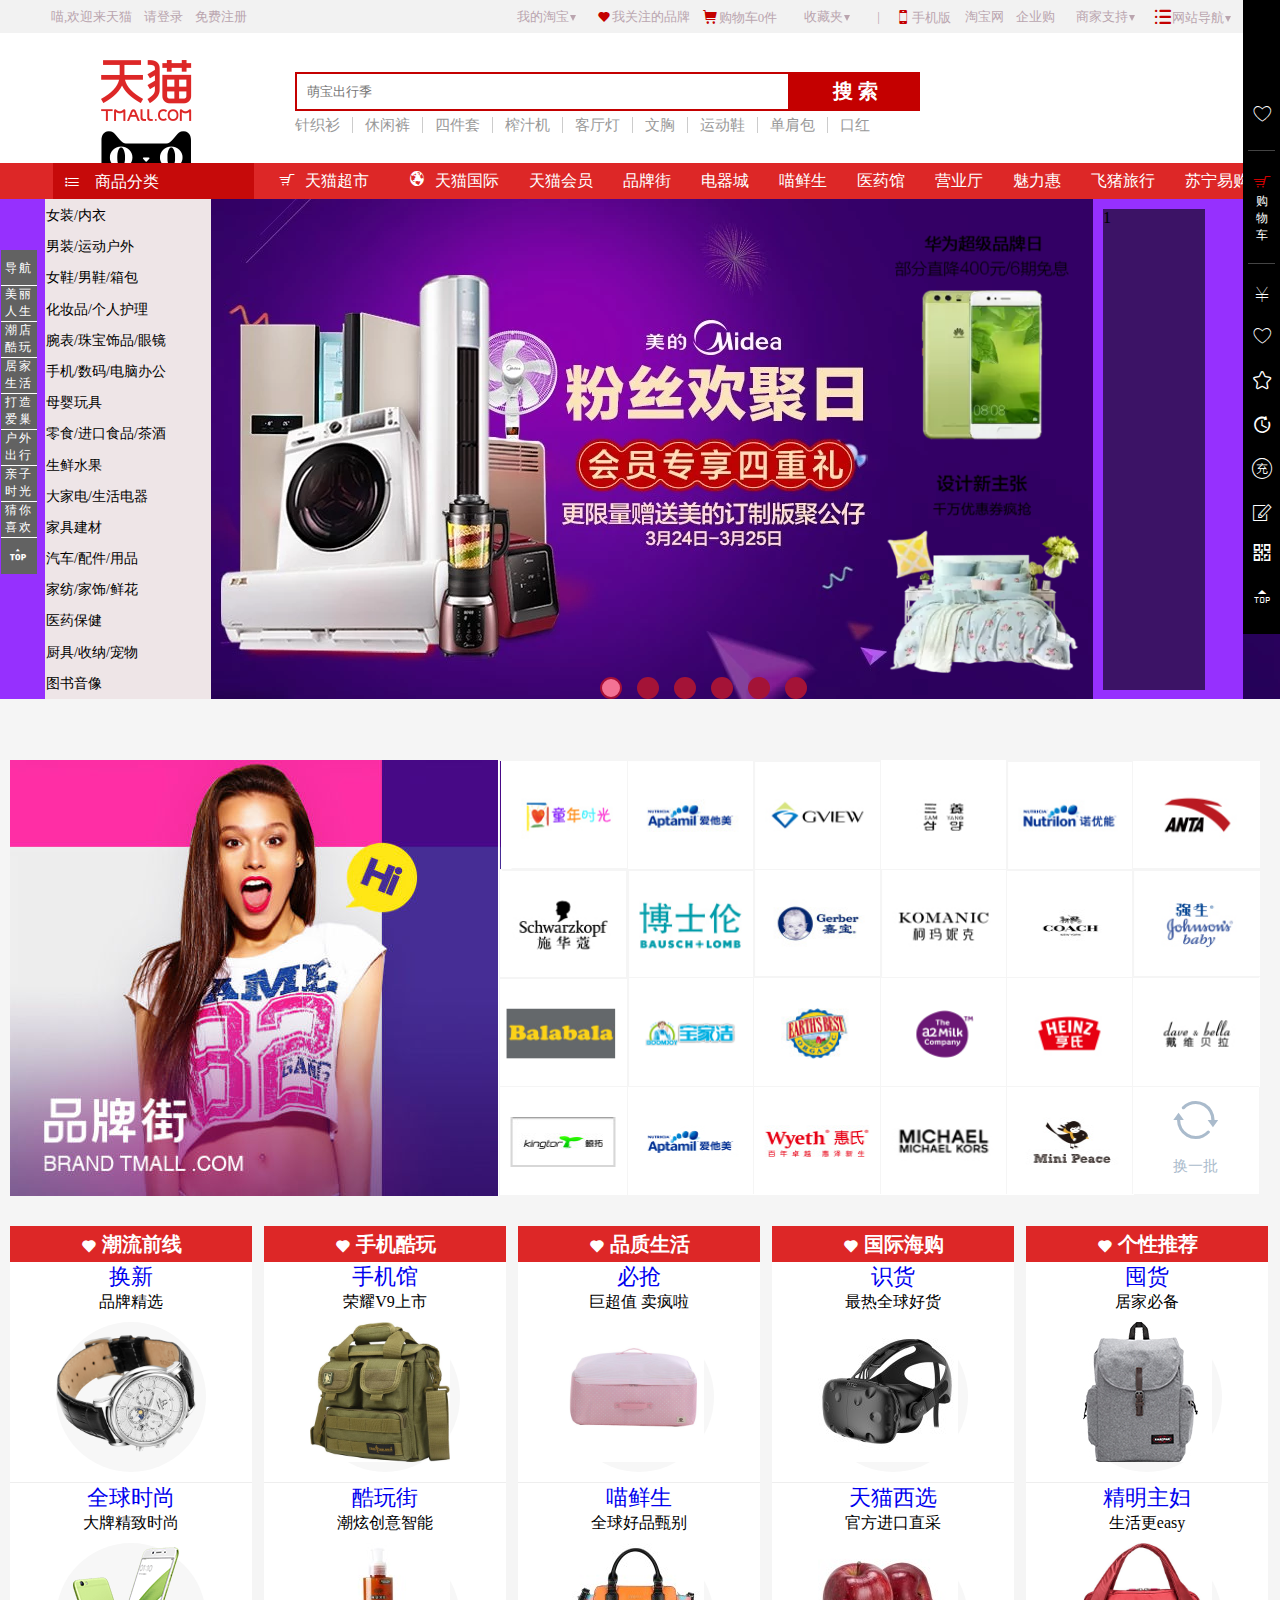
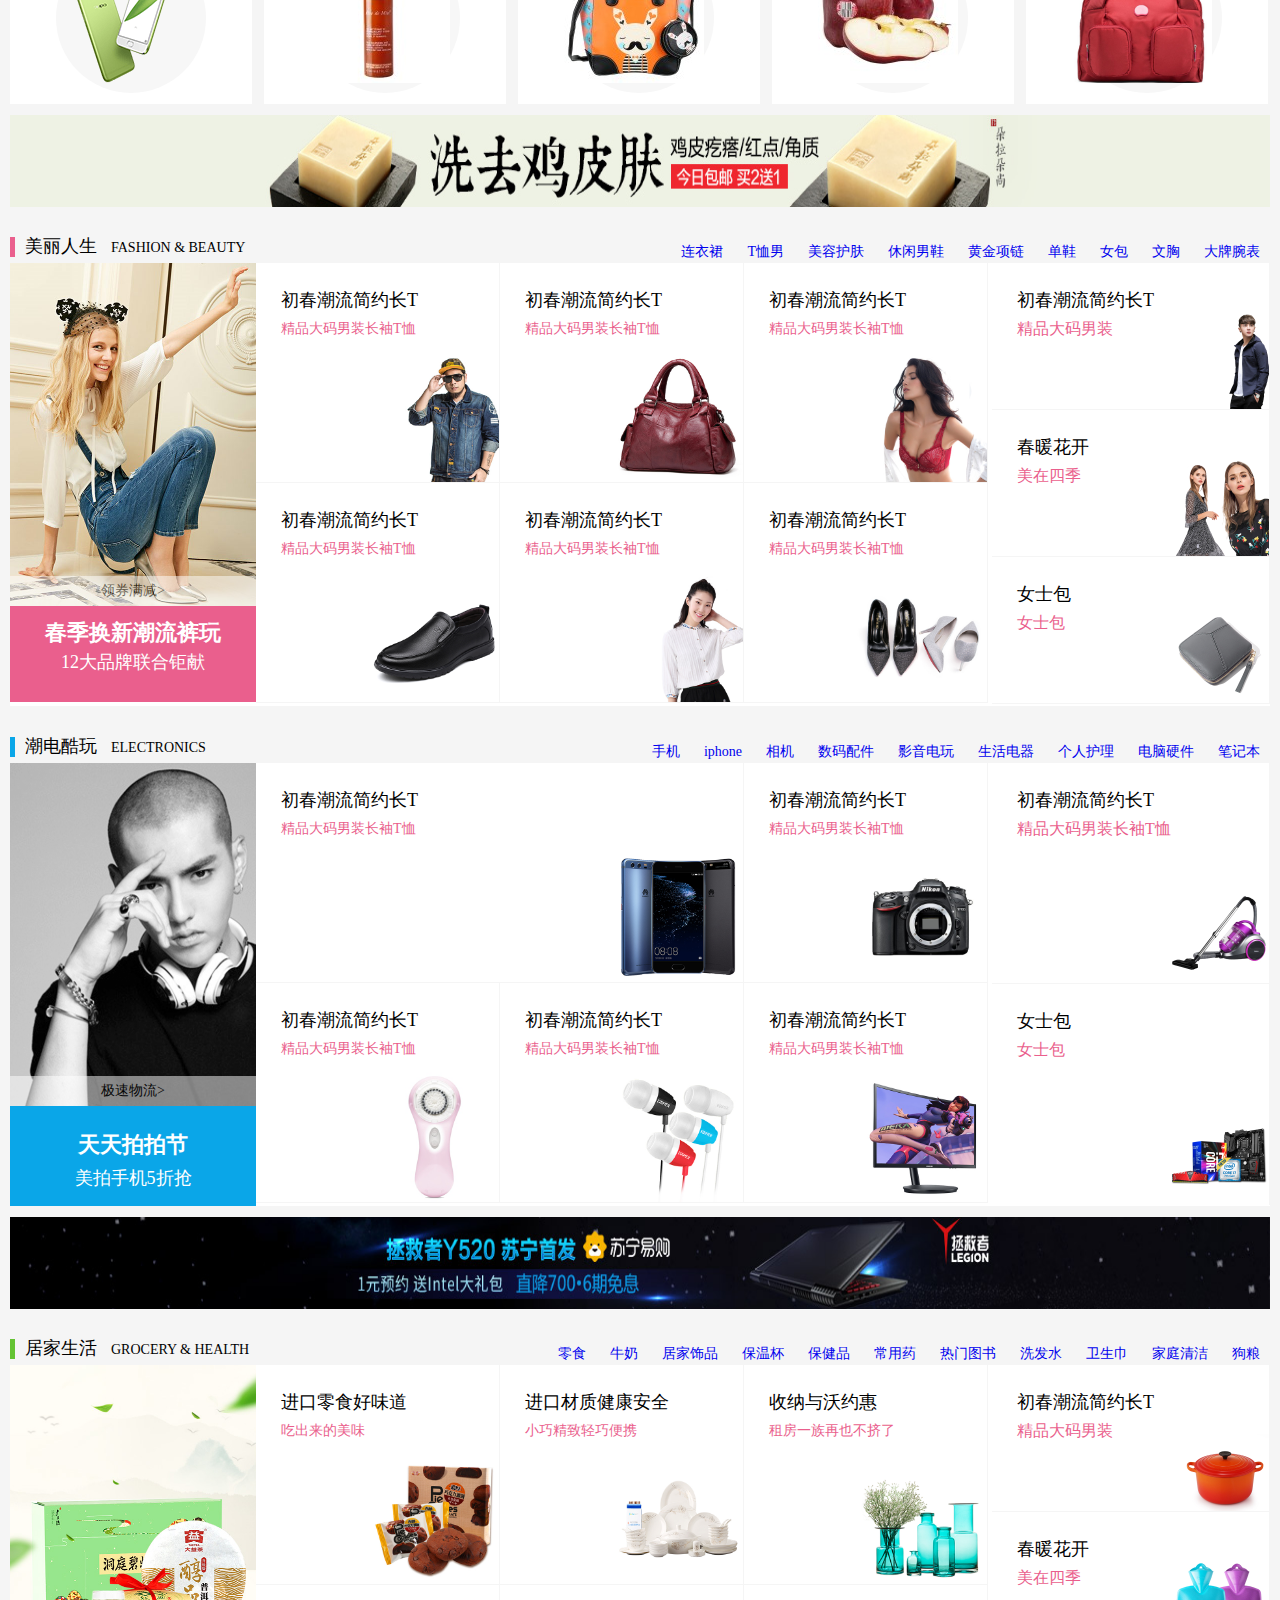
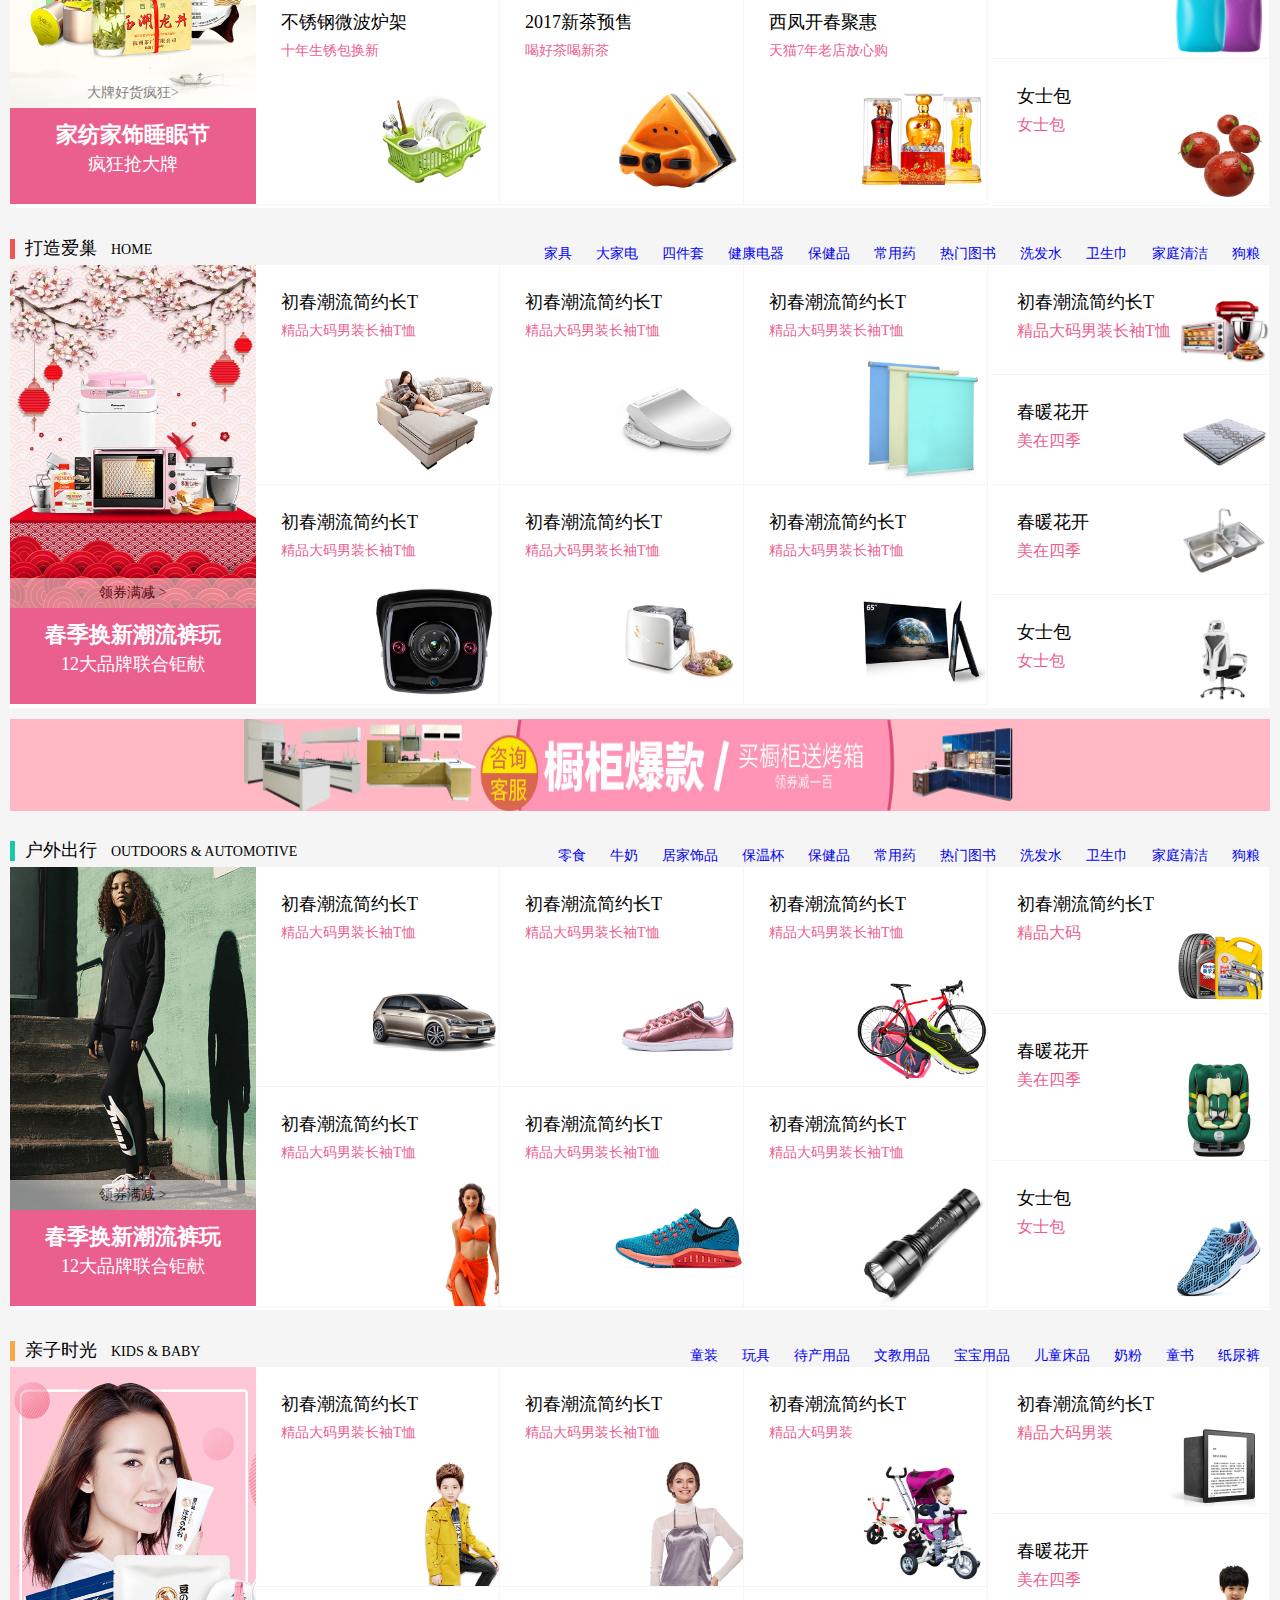
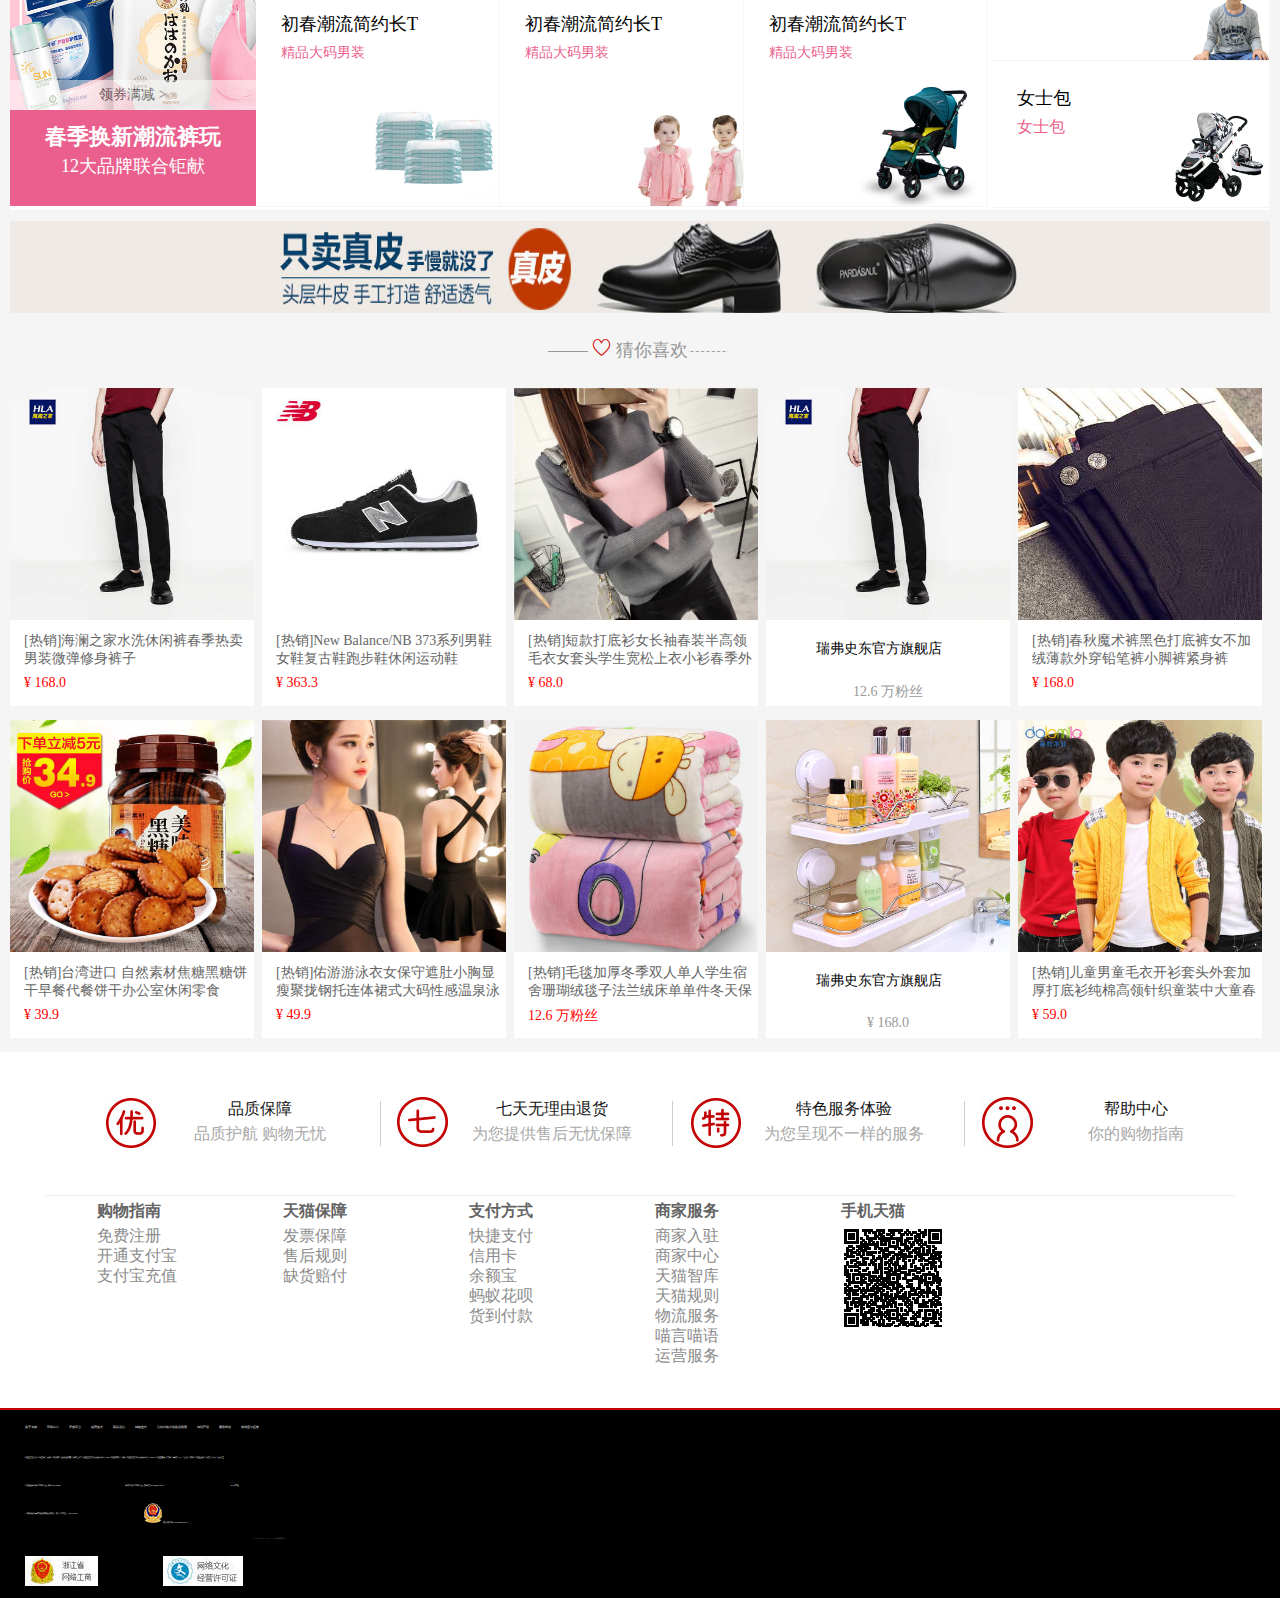
<file: index.html>
<!DOCTYPE html>
<html lang="en">
    <head>
        <meta charset="utf-8">
        <title>天猫</title>
        <link rel="stylesheet" href="css/index.css">
        <link rel="stylesheet" href="font/iconfont.css">
        <link rel="stylesheet" href="font1/iconfont.css" />
    </head>
    <body>
    	<a name="top"></a>
    	<!-- 顶部 -->
    	<div class="top">
    		<div class="top-l">
    			<ul>
    				<li>喵,欢迎来天猫</li>
    				<li><a href="#">请登录</a></li>
    				<li><a href="#">免费注册</a></li>
    			</ul>
    			<div class="top-r">
    				<ul>
						<li class="taobao"><a href="#">我的淘宝<span></span></a>
							<ul class="item">
								<li><a class="maidao" href="#">已买到的宝贝</a></li>
								<li><a class="maichu" href="#">已卖出的宝贝</a></li>
							</ul>
						</li>
						
    					<li><a href="#"><i class="iconfont icon-aixin aixin"></i>我关注的品牌</a></li>
    					<li><a href="#"><i class="iconfont icon-gouwuche gouwu"></i>购物车0件</a></li>
    					<li class="taobao"><a href="#">收藏夹<span></span></a>
							<ul class="item">
								<li><a href="#">收藏的宝贝</a></li>
								<li><a href="#">收藏的店铺</a></li>
							</ul>
    					</li>
    					<li>|&nbsp;</li>
    					<li class="mobile"><a href="#"><i class="iconfont icon-shouji shouji"></i>手机版</a>
    						<p>
    							<span></span>
    							<img src="img/app.png"/>
    						</p>
    					</li>
    					<li><a href="#">淘宝网</a></li>
    					<li><a href="#">企业购</a></li>
    					<li class="taobao"><a href="#">商家支持<span></span></a></li>
    					<li class="taobao"><a href="#"><i class="iconfont icon-liebiao daohang"></i>网站导航<span></span></a>
							<ul class="item">
								<li><a href="#">已买到的宝贝</a></li>
								<li><a href="#">已卖出的宝贝</a></li>
							</ul>
    					</li>
    				</ul>
    			</div>
    		</div>
    	</div>
    	<!-- 导航 -->
    	<div class="nav">
    		<img src="img/logo.png" alt="">
    		<div class="nav-m">
	    			<input class="text" type="search" placeholder="萌宝出行季">
	    			<input class="search" type="submit" value="搜 索">
	    			<ul class="sub-nav">
	    				<li class="hot"><a id="lpadding" href="#">针织衫</a></li>
	    				<li><a href="#">休闲裤</a></li>
	    				<li><a href="#">四件套</a></li>
	    				<li class="hot" ><a href="#">榨汁机</a></li>
	    				<li><a href="#">客厅灯</a></li>
	    				<li><a href="#">文胸</a></li>
	    				<li class="hot"><a href="#">运动鞋</a></li>
	    				<li><a href="#">单肩包</a></li>
	    				<li class="hot"><a id="quxiao" href="#">口红</a></li>
	    			</ul>
    		</div> 		
    	</div>
    	<!-- 内容部分 -->
    	<div id=content>
	    	<!-- banner -->
	    	<div class="banner">
	    		<div class="main-nav">
	    			<div class="main-nav1">
	    				<div class="text-l">
	    				<i class="iconfont icon-01 shangpin"></i>
	    					商品分类
	    				</div>
						<div class="text-2">
		    				<ul>
		    				<li ><a href="#"><i class="iconfont icon-gouwuche3 chaoshi"></i>天猫超市</a>
		    						<img src="img/maotou.png"/>
		    				</li>
		    						<li><a href="#"><i class="iconfont icon-diqiu chaoshi"></i>天猫国际</a>
		    							<img src="img/maotou.png"/>
		    						</li>
		    						<li><a href="#">天猫会员</a>
		    							<img src="img/maotou.png"/>
		    						</li>
		    						<li><a href="#">品牌街</a>
		    							<img src="img/maotou.png"/>
		    						</li>
		    						<li><a href="#">电器城</a>
		    							<img src="img/maotou.png"/>
		    						</li>
		    						<li><a href="#">喵鲜生</a>
		    							<img src="img/maotou.png"/>
		    						</li>
		    						<li><a href="#">医药馆</a>
		    							<img src="img/maotou.png"/>
		    						</li>
		    						<li><a href="#">营业厅</a>
		    							<img src="img/maotou.png"/>
		    						</li>
		    						<li><a href="#">魅力惠</a>
		    							<img src="img/maotou.png"/>
		    						</li>
		    						<li><a href="#">飞猪旅行</a>
		    							<img src="img/maotou.png"/>
		    						</li>
		    						<li><a href="#">苏宁易购</a>
		    							<img src="img/maotou.png"/>
		    						</li>
		    				</ul>
	    				</div>
	    			</div>
	    		</div>
	    	</div>
	    	<!-- banner图 -->
	    	<div class="banner1">
	 	    	<div class="l-banner1">
	 	    		<div class="back">
		    			<ul>
		    				<li class="li"><a class="a" href="#"><i class="iconfont icon-nvzhuang"></i>女装</a><a class="a" href="#">/内衣</a>
								<div class="item">
									<div class="left-item">
										<ul>
											<li>
												<div class="l1">
													当季流行 &gt;
												</div>
												<div class="r quxiao">
													<dl>
														<dd><a href="#">2017春季新品</a></dd>
														<dd><a href="#">商场同款</a></dd>
														<dd><a href="#">气质连衣裙</a></dd>
														<dd><a href="#">羽绒服</a></dd>
														<dd><a href="#">中长款毛呢</a></dd>
														<dd><a href="#">百搭休闲裤</a></dd>
														<dd><a href="#">无痕文胸</a></dd>
														<dd><a href="#">运动文胸</a></dd>
														<dd><a href="#">超柔内裤</a></dd>
														<dd><a href="#">潮流家居服</a></dd>
														<dd><a href="#">百搭船袜</a></dd>
													</dl> 
												</div>
											</li>
											<li>
												<div class="l2">
													精选上装 &gt;
												</div>
												<div class="r">
													<dl>
														<dd><a href="#">羽绒服</a></dd>
														<dd><a href="#">毛呢外套</a></dd>
														<dd><a href="#">毛衣</a></dd>
														<dd><a href="#">针织衫</a></dd>
														<dd><a href="#">衬衫</a></dd>
														<dd><a href="#">风衣</a></dd>
														<dd><a href="#">短外套</a></dd>
														<dd><a href="#">卫衣</a></dd>
														<dd><a href="#">小西装</a></dd>
													</dl> 
												</div>
											</li>
											<li>
												<div class="l1">
													浪漫群装 &gt;
												</div>
												<div class="r">
													<dl>
														<dd><a href="#">连衣裙</a></dd>
														<dd><a href="#">蕾丝连衣裙</a></dd>
														<dd><a href="#">真花连衣裙</a></dd>
														<dd><a href="#">蕾丝连衣裙</a></dd>
														<dd><a href="#">半身裙</a></dd>
														<dd><a href="#">百褶裙</a></dd>
														<dd><a href="#">牛仔裙</a></dd>
														<dd><a href="#">背心裙</a></dd>
														<dd><a href="#">a字裙</a></dd>
														<dd><a href="#">棉麻连衣裙</a></dd>
														<dd><a href="#">蕾丝半身裙</a></dd>
														<dd><a href="#">包臀裙</a></dd>
														<dd><a href="#">长袖连衣裙</a></dd>
													</dl> 
												</div>
											</li>
											<li>
												<div class="l2">
													女士下装 &gt;
												</div>
												<div class="r">
													<dl>
														<dd><a href="#">牛仔裤</a></dd>
														<dd><a href="#">休闲裤</a></dd>
														<dd><a href="#">哈伦裤</a></dd>
														<dd><a href="#">背带裤</a></dd>
														<dd><a href="#">小脚裤</a></dd>
														<dd><a href="#">西装裤</a></dd>
														<dd><a href="#">打底裤</a></dd>
														<dd><a href="#">阔腿裤</a></dd>
													</dl> 
												</div>
											</li>
											<li>
												<div class="l1">
													特色女装 &gt;
												</div>
												<div class="r">
													<dl>
														<dd><a href="#">时尚气质套装</a></dd>
														<dd><a href="#">休闲运动套装</a></dd>
														<dd><a href="#">精选妈妈装</a></dd>
														<dd><a href="#">大码女装</a></dd>
														<dd><a href="#">职业套装</a></dd>
														<dd><a href="#">优雅旗袍</a></dd>
														<dd><a href="#">精致礼服</a></dd>
														<dd><a href="#">婚纱</a></dd>
														<dd><a href="#">唐装</a></dd>
														<dd><a href="#">小码女装</a></dd>
													</dl> 
												</div>
											</li>
											<li>
												<div class="l2">
													文胸塑身 &gt;
												</div>
												<div class="r">
													<dl>
														<dd><a href="#">光面文胸</a></dd>
														<dd><a href="#">运动文胸</a></dd>
														<dd><a href="#">美背文胸</a></dd>
														<dd><a href="#">聚拢文胸</a></dd>
														<dd><a href="#">大杯文胸</a></dd>
														<dd><a href="#">轻薄塑身</a></dd>
													</dl> 
												</div>
											</li>
											<li>
												<div class="l1">
													家&nbsp; 居&nbsp; 服 &gt;
												</div>
												<div class="r">
													<dl>
														<dd><a href="#">春夏家居服</a></dd>
														<dd><a href="#">纯棉家居服</a></dd>
														<dd><a href="#">莫代尔家居服</a></dd>
														<dd><a href="#">真丝家居服</a></dd>
														<dd><a href="#">春夏睡裙</a></dd>
														<dd><a href="#">男士家居服</a></dd>
														<dd><a href="#">情侣家居服</a></dd>
														<dd><a href="#">性感睡裙</a></dd>
													</dl> 
												</div>
											</li>
											<li>
												<div class="l2">
													内裤背心 &gt;
												</div>
												<div class="r">
													<dl>
														<dd><a href="#">男士内裤</a></dd>
														<dd><a href="#">女式内裤</a></dd>
														<dd><a href="#">男士内裤多条装</a></dd>
														<dd><a href="#">女式内裤多条装</a></dd>
														<dd><a href="#">莫代尔内裤</a></dd>
													</dl> 
												</div>
											</li>
											<li>
												<div class="l2">
													袜&nbsp;&nbsp;&nbsp;&nbsp;&nbsp;&nbsp;类 &gt;
												</div>
												<div class="r">
													<dl>
														<dd><a href="#">船袜</a></dd>
														<dd><a href="#">长筒丝袜</a></dd>
														<dd><a href="#">男士运动袜</a></dd>
														<dd><a href="#">女士装饰袜</a></dd>
														<dd><a href="#">潮流渔网袜</a></dd>
													</dl> 
												</div>
											</li>
										</ul>
									</div>
									<!--右边图片-->
									<div class="right-item">
										<ul>
											<li><a href="#">
												<span></span>
											</a></li>
											<li><a href="#">
												<span></span>
											</a></li>
											<li><a href="#">
												<span></span>
											</a></li>
											<li><a href="#">
												<span></span>
											</a></li>
											<li><a href="#">
												<span></span>
											</a></li>
											<li><a href="#">
												<span></span>
											</a></li>
											<li><a href="#">
												<span></span>
											</a></li>
											<li><a href="#">
												<span></span>
											</a></li>
											<li><a href="#">
												<span></span>
											</a></li>
											<li><a href="#">
												<span></span>
											</a></li>
											<li><a href="#">
												<span></span>
											</a></li>
											<li><a href="#">
												<span></span>
											</a></li>
											<li><a href="#">
												<span></span>
											</a></li>
											<li><a href="#">
												<span></span>
											</a></li>
											<li><a href="#">
												<span></span>
											</a></li>
											<li><a href="#">
												<span></span>
											</a></li>
											<li><a href="#">
												<span></span>
											</a></li>
											<li><a href="#">
												<span></span>
											</a></li>
											<li class="last"><a href="#">
												<span></span>
											</a></li>
										</ul>
									</div> 									
								</div>
		    				</li>
		    				<li class="li"><a class="a"  href="#"><i class="iconfont icon-nanzhuang"></i>男装</a><a class="a" href="#">/运动户外</a></a>
		    					<div class="item">
									<div class="left-item">
										<ul>
											<li>
												<div class="l1">
													精选上装 &gt;
												</div>
												<div class="r quxiao">
													<dl>
														<dd><a href="#">2017春季新品</a></dd>
														<dd><a href="#">商场同款</a></dd>
														<dd><a href="#">气质连衣裙</a></dd>
														<dd><a href="#">羽绒服</a></dd>
														<dd><a href="#">中长款毛呢</a></dd>
														<dd><a href="#">百搭休闲裤</a></dd>
														<dd><a href="#">无痕文胸</a></dd>
														<dd><a href="#">运动文胸</a></dd>
														<dd><a href="#">超柔内裤</a></dd>
														<dd><a href="#">潮流家居服</a></dd>
														<dd><a href="#">百搭船袜</a></dd>
													</dl> 
												</div>
											</li>
											<li>
												<div class="l2">
													男士外套 &gt;
												</div>
												<div class="r">
													<dl>
														<dd><a href="#">羽绒服</a></dd>
														<dd><a href="#">毛呢外套</a></dd>
														<dd><a href="#">毛衣</a></dd>
														<dd><a href="#">针织衫</a></dd>
														<dd><a href="#">衬衫</a></dd>
														<dd><a href="#">风衣</a></dd>
														<dd><a href="#">短外套</a></dd>
														<dd><a href="#">卫衣</a></dd>
														<dd><a href="#">小西装</a></dd>
													</dl> 
												</div>
											</li>
											<li>
												<div class="l1">
													男士内搭 &gt;
												</div>
												<div class="r">
													<dl>
														<dd><a href="#">连衣裙</a></dd>
														<dd><a href="#">蕾丝连衣裙</a></dd>
														<dd><a href="#">真花连衣裙</a></dd>
														<dd><a href="#">蕾丝连衣裙</a></dd>
														<dd><a href="#">半身裙</a></dd>
														<dd><a href="#">百褶裙</a></dd>
														<dd><a href="#">牛仔裙</a></dd>
														<dd><a href="#">背心裙</a></dd>
														<dd><a href="#">a字裙</a></dd>
														<dd><a href="#">棉麻连衣裙</a></dd>
														<dd><a href="#">蕾丝半身裙</a></dd>
														<dd><a href="#">包臀裙</a></dd>
														<dd><a href="#">长袖连衣裙</a></dd>
													</dl> 
												</div>
											</li>
											<li>
												<div class="l2">
													男士裤装 &gt;
												</div>
												<div class="r">
													<dl>
														<dd><a href="#">牛仔裤</a></dd>
														<dd><a href="#">休闲裤</a></dd>
														<dd><a href="#">哈伦裤</a></dd>
														<dd><a href="#">背带裤</a></dd>
														<dd><a href="#">小脚裤</a></dd>
														<dd><a href="#">西装裤</a></dd>
														<dd><a href="#">打底裤</a></dd>
														<dd><a href="#">阔腿裤</a></dd>
													</dl> 
												</div>
											</li>
											<li>
												<div class="l1">
													特色男装 &gt;
												</div>
												<div class="r">
													<dl>
														<dd><a href="#">时尚气质套装</a></dd>
														<dd><a href="#">休闲运动套装</a></dd>
														<dd><a href="#">精选妈妈装</a></dd>
														<dd><a href="#">大码女装</a></dd>
														<dd><a href="#">职业套装</a></dd>
														<dd><a href="#">优雅旗袍</a></dd>
														<dd><a href="#">精致礼服</a></dd>
														<dd><a href="#">婚纱</a></dd>
														<dd><a href="#">唐装</a></dd>
														<dd><a href="#">小码女装</a></dd>
													</dl> 
												</div>
											</li>
											<li>
												<div class="l2">
													运&nbsp; 动&nbsp; 服 &gt;
												</div>
												<div class="r">
													<dl>
														<dd><a href="#">光面文胸</a></dd>
														<dd><a href="#">运动文胸</a></dd>
														<dd><a href="#">美背文胸</a></dd>
														<dd><a href="#">聚拢文胸</a></dd>
														<dd><a href="#">大杯文胸</a></dd>
														<dd><a href="#">轻薄塑身</a></dd>
													</dl> 
												</div>
											</li>
											<li>
												<div class="l1">
													户外用品 &gt;
												</div>
												<div class="r">
													<dl>
														<dd><a href="#">春夏家居服</a></dd>
														<dd><a href="#">纯棉家居服</a></dd>
														<dd><a href="#">莫代尔家居服</a></dd>
														<dd><a href="#">真丝家居服</a></dd>
														<dd><a href="#">春夏睡裙</a></dd>
														<dd><a href="#">男士家居服</a></dd>
														<dd><a href="#">情侣家居服</a></dd>
														<dd><a href="#">性感睡裙</a></dd>
													</dl> 
												</div>
											</li>
											<li>
												<div class="l2">
													运动用品 &gt;
												</div>
												<div class="r">
													<dl>
														<dd><a href="#">男士内裤</a></dd>
														<dd><a href="#">女式内裤</a></dd>
														<dd><a href="#">男士内裤多条装</a></dd>
														<dd><a href="#">女式内裤多条装</a></dd>
														<dd><a href="#">莫代尔内裤</a></dd>
													</dl> 
												</div>
											</li>
											<li>
												<div class="l2">
													自&nbsp; 行&nbsp; 车 &gt;
												</div>
												<div class="r">
													<dl>
														<dd><a href="#">船袜</a></dd>
														<dd><a href="#">长筒丝袜</a></dd>
														<dd><a href="#">男士运动袜</a></dd>
														<dd><a href="#">女士装饰袜</a></dd>
														<dd><a href="#">潮流渔网袜</a></dd>
													</dl> 
												</div>
											</li>
										</ul>
									</div>
									<!--右边图片-->
									<div class="right-item">
										<ul>
											<li><a href="#">
												<span></span>
											</a></li>
											<li><a href="#">
												<span></span>
											</a></li>
											<li><a href="#">
												<span></span>
											</a></li>
											<li><a href="#">
												<span></span>
											</a></li>
											<li><a href="#">
												<span></span>
											</a></li>
											<li><a href="#">
												<span></span>
											</a></li>
											<li><a href="#">
												<span></span>
											</a></li>
											<li><a href="#">
												<span></span>
											</a></li>
											<li><a href="#">
												<span></span>
											</a></li>
											<li><a href="#">
												<span></span>
											</a></li>
											<li><a href="#">
												<span></span>
											</a></li>
											<li><a href="#">
												<span></span>
											</a></li>
											<li><a href="#">
												<span></span>
											</a></li>
											<li><a href="#">
												<span></span>
											</a></li>
											<li><a href="#">
												<span></span>
											</a></li>
											<li><a href="#">
												<span></span>
											</a></li>
											<li><a href="#">
												<span></span>
											</a></li>
											<li><a href="#">
												<span></span>
											</a></li>
											<li class="last"><a href="#">
												<span></span>
											</a></li>
										</ul>
									</div> 									
								</div>
		    				</li>
		    				<li class="li"><a class="a"  href="#"><i class="iconfont icon-xie-copy"></i>女鞋</a><a class="a" href="#">/男鞋</a><a class="a" href="#">/箱包</a>
		    					<div class="item">
									<div class="left-item">
										<ul>
											<li>
												<div class="l1">
													推荐女鞋 &gt;
												</div>
												<div class="r quxiao">
													<dl>
														<dd><a href="#">2017春季新品</a></dd>
														<dd><a href="#">商场同款</a></dd>
														<dd><a href="#">气质连衣裙</a></dd>
														<dd><a href="#">羽绒服</a></dd>
														<dd><a href="#">中长款毛呢</a></dd>
														<dd><a href="#">百搭休闲裤</a></dd>
														<dd><a href="#">无痕文胸</a></dd>
														<dd><a href="#">运动文胸</a></dd>
														<dd><a href="#">超柔内裤</a></dd>
														<dd><a href="#">潮流家居服</a></dd>
														<dd><a href="#">百搭船袜</a></dd>
													</dl> 
												</div>
											</li>
											<li>
												<div class="l2">
													潮流男鞋 &gt;
												</div>
												<div class="r">
													<dl>
														<dd><a href="#">羽绒服</a></dd>
														<dd><a href="#">毛呢外套</a></dd>
														<dd><a href="#">毛衣</a></dd>
														<dd><a href="#">针织衫</a></dd>
														<dd><a href="#">衬衫</a></dd>
														<dd><a href="#">风衣</a></dd>
														<dd><a href="#">短外套</a></dd>
														<dd><a href="#">卫衣</a></dd>
														<dd><a href="#">小西装</a></dd>
													</dl> 
												</div>
											</li>
											<li>
												<div class="l1">
													特&nbsp; 色&nbsp; 鞋 &gt;
												</div>
												<div class="r">
													<dl>
														<dd><a href="#">连衣裙</a></dd>
														<dd><a href="#">蕾丝连衣裙</a></dd>
														<dd><a href="#">真花连衣裙</a></dd>
														<dd><a href="#">蕾丝连衣裙</a></dd>
														<dd><a href="#">半身裙</a></dd>
														<dd><a href="#">百褶裙</a></dd>
														<dd><a href="#">牛仔裙</a></dd>
														<dd><a href="#">背心裙</a></dd>
														<dd><a href="#">a字裙</a></dd>
														<dd><a href="#">棉麻连衣裙</a></dd>
														<dd><a href="#">蕾丝半身裙</a></dd>
														<dd><a href="#">包臀裙</a></dd>
														<dd><a href="#">长袖连衣裙</a></dd>
													</dl> 
												</div>
											</li>
											<li>
												<div class="l2">
													潮流女包 &gt;
												</div>
												<div class="r">
													<dl>
														<dd><a href="#">牛仔裤</a></dd>
														<dd><a href="#">休闲裤</a></dd>
														<dd><a href="#">哈伦裤</a></dd>
														<dd><a href="#">背带裤</a></dd>
														<dd><a href="#">小脚裤</a></dd>
														<dd><a href="#">西装裤</a></dd>
														<dd><a href="#">打底裤</a></dd>
														<dd><a href="#">阔腿裤</a></dd>
													</dl> 
												</div>
											</li>
											<li>
												<div class="l1">
													精品男包 &gt;
												</div>
												<div class="r">
													<dl>
														<dd><a href="#">时尚气质套装</a></dd>
														<dd><a href="#">休闲运动套装</a></dd>
														<dd><a href="#">精选妈妈装</a></dd>
														<dd><a href="#">大码女装</a></dd>
														<dd><a href="#">职业套装</a></dd>
														<dd><a href="#">优雅旗袍</a></dd>
														<dd><a href="#">精致礼服</a></dd>
														<dd><a href="#">婚纱</a></dd>
														<dd><a href="#">唐装</a></dd>
														<dd><a href="#">小码女装</a></dd>
													</dl> 
												</div>
											</li>
											<li>
												<div class="l2">
													功能箱包 &gt;
												</div>
												<div class="r">
													<dl>
														<dd><a href="#">光面文胸</a></dd>
														<dd><a href="#">运动文胸</a></dd>
														<dd><a href="#">美背文胸</a></dd>
														<dd><a href="#">聚拢文胸</a></dd>
														<dd><a href="#">大杯文胸</a></dd>
														<dd><a href="#">轻薄塑身</a></dd>
													</dl> 
												</div>
											</li>
										</ul>
									</div>
									<!--右边图片-->
									<div class="right-item">
										<ul>
											<li><a href="#">
												<span></span>
											</a></li>
											<li><a href="#">
												<span></span>
											</a></li>
											<li><a href="#">
												<span></span>
											</a></li>
											<li><a href="#">
												<span></span>
											</a></li>
											<li><a href="#">
												<span></span>
											</a></li>
											<li><a href="#">
												<span></span>
											</a></li>
											<li><a href="#">
												<span></span>
											</a></li>
											<li><a href="#">
												<span></span>
											</a></li>
											<li><a href="#">
												<span></span>
											</a></li>
											<li><a href="#">
												<span></span>
											</a></li>
											<li><a href="#">
												<span></span>
											</a></li>
											<li><a href="#">
												<span></span>
											</a></li>
											<li><a href="#">
												<span></span>
											</a></li>
											<li><a href="#">
												<span></span>
											</a></li>
											<li><a href="#">
												<span></span>
											</a></li>
											<li><a href="#">
												<span></span>
											</a></li>
											<li><a href="#">
												<span></span>
											</a></li>
											<li><a href="#">
												<span></span>
											</a></li>
											<li class="last"><a href="#">
												<span></span>
											</a></li>
										</ul>
									</div> 									
								</div>
		    				</li>
		    				<li class="li"><a class="a" href="#"><i class="iconfont icon-huazhuangpin"></i>化妆品</a><a class="a" href="#">/个人护理</a>
		    					<div class="item">
									<div class="left-item">
										<ul>
											<li>
												<div class="l1">
													护&nbsp; 肤&nbsp; 品 &gt;
												</div>
												<div class="r quxiao">
													<dl>
														<dd><a href="#">2017春季新品</a></dd>
														<dd><a href="#">商场同款</a></dd>
														<dd><a href="#">气质连衣裙</a></dd>
														<dd><a href="#">羽绒服</a></dd>
														<dd><a href="#">中长款毛呢</a></dd>
														<dd><a href="#">百搭休闲裤</a></dd>
														<dd><a href="#">无痕文胸</a></dd>
														<dd><a href="#">运动文胸</a></dd>
														<dd><a href="#">超柔内裤</a></dd>
														<dd><a href="#">潮流家居服</a></dd>
														<dd><a href="#">百搭船袜</a></dd>
													</dl> 
												</div>
											</li>
											<li>
												<div class="l2">
													彩&nbsp;&nbsp;&nbsp;&nbsp;&nbsp;&nbsp; 装 &gt;
												</div>
												<div class="r">
													<dl>
														<dd><a href="#">羽绒服</a></dd>
														<dd><a href="#">毛呢外套</a></dd>
														<dd><a href="#">毛衣</a></dd>
														<dd><a href="#">针织衫</a></dd>
														<dd><a href="#">衬衫</a></dd>
														<dd><a href="#">风衣</a></dd>
														<dd><a href="#">短外套</a></dd>
														<dd><a href="#">卫衣</a></dd>
														<dd><a href="#">小西装</a></dd>
													</dl> 
												</div>
											</li>
											<li>
												<div class="l1">
													男士护肤 &gt;
												</div>
												<div class="r">
													<dl>
														<dd><a href="#">连衣裙</a></dd>
														<dd><a href="#">蕾丝连衣裙</a></dd>
														<dd><a href="#">真花连衣裙</a></dd>
														<dd><a href="#">蕾丝连衣裙</a></dd>
														<dd><a href="#">半身裙</a></dd>
														<dd><a href="#">百褶裙</a></dd>
														<dd><a href="#">牛仔裙</a></dd>
														<dd><a href="#">背心裙</a></dd>
														<dd><a href="#">a字裙</a></dd>
														<dd><a href="#">棉麻连衣裙</a></dd>
														<dd><a href="#">蕾丝半身裙</a></dd>
														<dd><a href="#">包臀裙</a></dd>
														<dd><a href="#">长袖连衣裙</a></dd>
													</dl> 
												</div>
											</li>
											<li>
												<div class="l2">
													肤质推选 &gt;
												</div>
												<div class="r">
													<dl>
														<dd><a href="#">牛仔裤</a></dd>
														<dd><a href="#">休闲裤</a></dd>
														<dd><a href="#">哈伦裤</a></dd>
														<dd><a href="#">背带裤</a></dd>
														<dd><a href="#">小脚裤</a></dd>
														<dd><a href="#">西装裤</a></dd>
														<dd><a href="#">打底裤</a></dd>
														<dd><a href="#">阔腿裤</a></dd>
													</dl> 
												</div>
											</li>
											<li>
												<div class="l1">
													美发护发 &gt;
												</div>
												<div class="r">
													<dl>
														<dd><a href="#">时尚气质套装</a></dd>
														<dd><a href="#">休闲运动套装</a></dd>
														<dd><a href="#">精选妈妈装</a></dd>
														<dd><a href="#">大码女装</a></dd>
														<dd><a href="#">职业套装</a></dd>
														<dd><a href="#">优雅旗袍</a></dd>
														<dd><a href="#">精致礼服</a></dd>
														<dd><a href="#">婚纱</a></dd>
														<dd><a href="#">唐装</a></dd>
														<dd><a href="#">小码女装</a></dd>
													</dl> 
												</div>
											</li>
											<li>
												<div class="l2">
													口腔护理 &gt;
												</div>
												<div class="r">
													<dl>
														<dd><a href="#">光面文胸</a></dd>
														<dd><a href="#">运动文胸</a></dd>
														<dd><a href="#">美背文胸</a></dd>
														<dd><a href="#">聚拢文胸</a></dd>
														<dd><a href="#">大杯文胸</a></dd>
														<dd><a href="#">轻薄塑身</a></dd>
													</dl> 
												</div>
											</li>
											<li>
												<div class="l1">
													身体女性 &gt;
												</div>
												<div class="r">
													<dl>
														<dd><a href="#">春夏家居服</a></dd>
														<dd><a href="#">纯棉家居服</a></dd>
														<dd><a href="#">莫代尔家居服</a></dd>
														<dd><a href="#">真丝家居服</a></dd>
														<dd><a href="#">春夏睡裙</a></dd>
														<dd><a href="#">男士家居服</a></dd>
														<dd><a href="#">情侣家居服</a></dd>
														<dd><a href="#">性感睡裙</a></dd>
													</dl> 
												</div>
											</li>
										</ul>
									</div>
									<!--右边图片-->
									<div class="right-item">
										<ul>
											<li><a href="#">
												<span></span>
											</a></li>
											<li><a href="#">
												<span></span>
											</a></li>
											<li><a href="#">
												<span></span>
											</a></li>
											<li><a href="#">
												<span></span>
											</a></li>
											<li><a href="#">
												<span></span>
											</a></li>
											<li><a href="#">
												<span></span>
											</a></li>
											<li><a href="#">
												<span></span>
											</a></li>
											<li><a href="#">
												<span></span>
											</a></li>
											<li><a href="#">
												<span></span>
											</a></li>
											<li><a href="#">
												<span></span>
											</a></li>
											<li><a href="#">
												<span></span>
											</a></li>
											<li><a href="#">
												<span></span>
											</a></li>
											<li><a href="#">
												<span></span>
											</a></li>
											<li><a href="#">
												<span></span>
											</a></li>
											<li><a href="#">
												<span></span>
											</a></li>
											<li><a href="#">
												<span></span>
											</a></li>
											<li><a href="#">
												<span></span>
											</a></li>
											<li><a href="#">
												<span></span>
											</a></li>
											<li class="last"><a href="#">
												<span></span>
											</a></li>
										</ul>
									</div> 									
								</div>
		    				</li>
		    				<li class="li"><a class="a" href="#"><i class="iconfont icon-zuanshi"></i>腕表</a><a class="a" href="#">/珠宝饰品</a><a class="a" href="#">/眼镜</a></a>
		    					<div class="item">
									<div class="left-item">
										<ul>
											<li>
												<div class="l1">
													黄金首饰 &gt;
												</div>
												<div class="r quxiao">
													<dl>
														<dd><a href="#">2017春季新品</a></dd>
														<dd><a href="#">商场同款</a></dd>
														<dd><a href="#">气质连衣裙</a></dd>
														<dd><a href="#">羽绒服</a></dd>
														<dd><a href="#">中长款毛呢</a></dd>
														<dd><a href="#">百搭休闲裤</a></dd>
														<dd><a href="#">无痕文胸</a></dd>
														<dd><a href="#">运动文胸</a></dd>
														<dd><a href="#">超柔内裤</a></dd>
														<dd><a href="#">潮流家居服</a></dd>
														<dd><a href="#">百搭船袜</a></dd>
													</dl> 
												</div>
											</li>
											<li>
												<div class="l2">
													钻石彩宝 &gt;
												</div>
												<div class="r">
													<dl>
														<dd><a href="#">羽绒服</a></dd>
														<dd><a href="#">毛呢外套</a></dd>
														<dd><a href="#">毛衣</a></dd>
														<dd><a href="#">针织衫</a></dd>
														<dd><a href="#">衬衫</a></dd>
														<dd><a href="#">风衣</a></dd>
														<dd><a href="#">短外套</a></dd>
														<dd><a href="#">卫衣</a></dd>
														<dd><a href="#">小西装</a></dd>
													</dl> 
												</div>
											</li>
											<li>
												<div class="l1">
													珍珠玉翠 &gt;
												</div>
												<div class="r">
													<dl>
														<dd><a href="#">连衣裙</a></dd>
														<dd><a href="#">蕾丝连衣裙</a></dd>
														<dd><a href="#">真花连衣裙</a></dd>
														<dd><a href="#">蕾丝连衣裙</a></dd>
														<dd><a href="#">半身裙</a></dd>
														<dd><a href="#">百褶裙</a></dd>
														<dd><a href="#">牛仔裙</a></dd>
														<dd><a href="#">背心裙</a></dd>
														<dd><a href="#">a字裙</a></dd>
														<dd><a href="#">棉麻连衣裙</a></dd>
														<dd><a href="#">蕾丝半身裙</a></dd>
														<dd><a href="#">包臀裙</a></dd>
														<dd><a href="#">长袖连衣裙</a></dd>
													</dl> 
												</div>
											</li>
											<li>
												<div class="l2">
													潮流饰品 &gt;
												</div>
												<div class="r">
													<dl>
														<dd><a href="#">牛仔裤</a></dd>
														<dd><a href="#">休闲裤</a></dd>
														<dd><a href="#">哈伦裤</a></dd>
														<dd><a href="#">背带裤</a></dd>
														<dd><a href="#">小脚裤</a></dd>
														<dd><a href="#">西装裤</a></dd>
														<dd><a href="#">打底裤</a></dd>
														<dd><a href="#">阔腿裤</a></dd>
													</dl> 
												</div>
											</li>
											<li>
												<div class="l1">
													腕&nbsp;&nbsp;&nbsp;&nbsp;&nbsp;&nbsp;表 &gt;
												</div>
												<div class="r">
													<dl>
														<dd><a href="#">时尚气质套装</a></dd>
														<dd><a href="#">休闲运动套装</a></dd>
														<dd><a href="#">精选妈妈装</a></dd>
														<dd><a href="#">大码女装</a></dd>
														<dd><a href="#">职业套装</a></dd>
														<dd><a href="#">优雅旗袍</a></dd>
														<dd><a href="#">精致礼服</a></dd>
														<dd><a href="#">婚纱</a></dd>
														<dd><a href="#">唐装</a></dd>
														<dd><a href="#">小码女装</a></dd>
													</dl> 
												</div>
											</li>
											<li>
												<div class="l2">
													眼&nbsp;&nbsp;&nbsp;&nbsp;&nbsp;&nbsp;镜 &gt;
												</div>
												<div class="r">
													<dl>
														<dd><a href="#">光面文胸</a></dd>
														<dd><a href="#">运动文胸</a></dd>
														<dd><a href="#">美背文胸</a></dd>
														<dd><a href="#">聚拢文胸</a></dd>
														<dd><a href="#">大杯文胸</a></dd>
														<dd><a href="#">轻薄塑身</a></dd>
													</dl> 
												</div>
											</li>
											<li>
												<div class="l1">
													烟&nbsp;&nbsp;&nbsp;&nbsp;&nbsp;&nbsp;具 &gt;
												</div>
												<div class="r">
													<dl>
														<dd><a href="#">春夏家居服</a></dd>
														<dd><a href="#">纯棉家居服</a></dd>
														<dd><a href="#">莫代尔家居服</a></dd>
														<dd><a href="#">真丝家居服</a></dd>
														<dd><a href="#">春夏睡裙</a></dd>
														<dd><a href="#">男士家居服</a></dd>
														<dd><a href="#">情侣家居服</a></dd>
														<dd><a href="#">性感睡裙</a></dd>
													</dl> 
												</div>
											</li>
										</ul>
									</div>
									<!--右边图片-->
									<div class="right-item">
										<ul>
											<li><a href="#">
												<span></span>
											</a></li>
											<li><a href="#">
												<span></span>
											</a></li>
											<li><a href="#">
												<span></span>
											</a></li>
											<li><a href="#">
												<span></span>
											</a></li>
											<li><a href="#">
												<span></span>
											</a></li>
											<li><a href="#">
												<span></span>
											</a></li>
											<li><a href="#">
												<span></span>
											</a></li>
											<li><a href="#">
												<span></span>
											</a></li>
											<li><a href="#">
												<span></span>
											</a></li>
											<li><a href="#">
												<span></span>
											</a></li>
											<li><a href="#">
												<span></span>
											</a></li>
											<li><a href="#">
												<span></span>
											</a></li>
											<li><a href="#">
												<span></span>
											</a></li>
											<li><a href="#">
												<span></span>
											</a></li>
											<li><a href="#">
												<span></span>
											</a></li>
											<li><a href="#">
												<span></span>
											</a></li>
											<li><a href="#">
												<span></span>
											</a></li>
											<li><a href="#">
												<span></span>
											</a></li>
											<li class="last"><a href="#">
												<span></span>
											</a></li>
										</ul>
									</div> 									
								</div>
		    				</li>
		    				<li class="li"><a class="a" href="#"><i class="iconfont icon-shouji"></i>手机</a><a class="a" href="#">/数码</a><a class="a" href="#">/电脑办公</a>
		    					<div class="item">
									<div class="left-item">
										<ul>
											<li>
												<div class="l1">
													当季流行 &gt;
												</div>
												<div class="r quxiao">
													<dl>
														<dd><a href="#">2017春季新品</a></dd>
														<dd><a href="#">商场同款</a></dd>
														<dd><a href="#">气质连衣裙</a></dd>
														<dd><a href="#">羽绒服</a></dd>
														<dd><a href="#">中长款毛呢</a></dd>
														<dd><a href="#">百搭休闲裤</a></dd>
														<dd><a href="#">无痕文胸</a></dd>
														<dd><a href="#">运动文胸</a></dd>
														<dd><a href="#">超柔内裤</a></dd>
														<dd><a href="#">潮流家居服</a></dd>
														<dd><a href="#">百搭船袜</a></dd>
													</dl> 
												</div>
											</li>
											<li>
												<div class="l2">
													精选上装 &gt;
												</div>
												<div class="r">
													<dl>
														<dd><a href="#">羽绒服</a></dd>
														<dd><a href="#">毛呢外套</a></dd>
														<dd><a href="#">毛衣</a></dd>
														<dd><a href="#">针织衫</a></dd>
														<dd><a href="#">衬衫</a></dd>
														<dd><a href="#">风衣</a></dd>
														<dd><a href="#">短外套</a></dd>
														<dd><a href="#">卫衣</a></dd>
														<dd><a href="#">小西装</a></dd>
													</dl> 
												</div>
											</li>
											<li>
												<div class="l1">
													浪漫群装 &gt;
												</div>
												<div class="r">
													<dl>
														<dd><a href="#">连衣裙</a></dd>
														<dd><a href="#">蕾丝连衣裙</a></dd>
														<dd><a href="#">真花连衣裙</a></dd>
														<dd><a href="#">蕾丝连衣裙</a></dd>
														<dd><a href="#">半身裙</a></dd>
														<dd><a href="#">百褶裙</a></dd>
														<dd><a href="#">牛仔裙</a></dd>
														<dd><a href="#">背心裙</a></dd>
														<dd><a href="#">a字裙</a></dd>
														<dd><a href="#">棉麻连衣裙</a></dd>
														<dd><a href="#">蕾丝半身裙</a></dd>
														<dd><a href="#">包臀裙</a></dd>
														<dd><a href="#">长袖连衣裙</a></dd>
													</dl> 
												</div>
											</li>
											<li>
												<div class="l2">
													女士下装 &gt;
												</div>
												<div class="r">
													<dl>
														<dd><a href="#">牛仔裤</a></dd>
														<dd><a href="#">休闲裤</a></dd>
														<dd><a href="#">哈伦裤</a></dd>
														<dd><a href="#">背带裤</a></dd>
														<dd><a href="#">小脚裤</a></dd>
														<dd><a href="#">西装裤</a></dd>
														<dd><a href="#">打底裤</a></dd>
														<dd><a href="#">阔腿裤</a></dd>
													</dl> 
												</div>
											</li>
											<li>
												<div class="l1">
													特色女装 &gt;
												</div>
												<div class="r">
													<dl>
														<dd><a href="#">时尚气质套装</a></dd>
														<dd><a href="#">休闲运动套装</a></dd>
														<dd><a href="#">精选妈妈装</a></dd>
														<dd><a href="#">大码女装</a></dd>
														<dd><a href="#">职业套装</a></dd>
														<dd><a href="#">优雅旗袍</a></dd>
														<dd><a href="#">精致礼服</a></dd>
														<dd><a href="#">婚纱</a></dd>
														<dd><a href="#">唐装</a></dd>
														<dd><a href="#">小码女装</a></dd>
													</dl> 
												</div>
											</li>
											<li>
												<div class="l2">
													文胸塑身 &gt;
												</div>
												<div class="r">
													<dl>
														<dd><a href="#">光面文胸</a></dd>
														<dd><a href="#">运动文胸</a></dd>
														<dd><a href="#">美背文胸</a></dd>
														<dd><a href="#">聚拢文胸</a></dd>
														<dd><a href="#">大杯文胸</a></dd>
														<dd><a href="#">轻薄塑身</a></dd>
													</dl> 
												</div>
											</li>
											<li>
												<div class="l1">
													家&nbsp; 居&nbsp; 服 &gt;
												</div>
												<div class="r">
													<dl>
														<dd><a href="#">春夏家居服</a></dd>
														<dd><a href="#">纯棉家居服</a></dd>
														<dd><a href="#">莫代尔家居服</a></dd>
														<dd><a href="#">真丝家居服</a></dd>
														<dd><a href="#">春夏睡裙</a></dd>
														<dd><a href="#">男士家居服</a></dd>
														<dd><a href="#">情侣家居服</a></dd>
														<dd><a href="#">性感睡裙</a></dd>
													</dl> 
												</div>
											</li>
											<li>
												<div class="l2">
													内裤背心 &gt;
												</div>
												<div class="r">
													<dl>
														<dd><a href="#">男士内裤</a></dd>
														<dd><a href="#">女式内裤</a></dd>
														<dd><a href="#">男士内裤多条装</a></dd>
														<dd><a href="#">女式内裤多条装</a></dd>
														<dd><a href="#">莫代尔内裤</a></dd>
													</dl> 
												</div>
											</li>
											<li>
												<div class="l2">
													袜&nbsp;&nbsp;&nbsp;&nbsp;&nbsp;&nbsp;类 &gt;
												</div>
												<div class="r">
													<dl>
														<dd><a href="#">船袜</a></dd>
														<dd><a href="#">长筒丝袜</a></dd>
														<dd><a href="#">男士运动袜</a></dd>
														<dd><a href="#">女士装饰袜</a></dd>
														<dd><a href="#">潮流渔网袜</a></dd>
													</dl> 
												</div>
											</li>
										</ul>
									</div>
									<!--右边图片-->
									<div class="right-item">
										<ul>
											<li><a href="#">
												<span></span>
											</a></li>
											<li><a href="#">
												<span></span>
											</a></li>
											<li><a href="#">
												<span></span>
											</a></li>
											<li><a href="#">
												<span></span>
											</a></li>
											<li><a href="#">
												<span></span>
											</a></li>
											<li><a href="#">
												<span></span>
											</a></li>
											<li><a href="#">
												<span></span>
											</a></li>
											<li><a href="#">
												<span></span>
											</a></li>
											<li><a href="#">
												<span></span>
											</a></li>
											<li><a href="#">
												<span></span>
											</a></li>
											<li><a href="#">
												<span></span>
											</a></li>
											<li><a href="#">
												<span></span>
											</a></li>
											<li><a href="#">
												<span></span>
											</a></li>
											<li><a href="#">
												<span></span>
											</a></li>
											<li><a href="#">
												<span></span>
											</a></li>
											<li><a href="#">
												<span></span>
											</a></li>
											<li><a href="#">
												<span></span>
											</a></li>
											<li><a href="#">
												<span></span>
											</a></li>
											<li class="last"><a href="#">
												<span></span>
											</a></li>
										</ul>
									</div> 									
								</div>
		    				</li>
		    				<li class="li"><a class="a" href="#"><i class="iconfont icon-muyingwanju"></i>母婴玩具</a>
		    					<div class="item">
									<div class="left-item">
										<ul>
											<li>
												<div class="l1">
													当季流行 &gt;
												</div>
												<div class="r quxiao">
													<dl>
														<dd><a href="#">2017春季新品</a></dd>
														<dd><a href="#">商场同款</a></dd>
														<dd><a href="#">气质连衣裙</a></dd>
														<dd><a href="#">羽绒服</a></dd>
														<dd><a href="#">中长款毛呢</a></dd>
														<dd><a href="#">百搭休闲裤</a></dd>
														<dd><a href="#">无痕文胸</a></dd>
														<dd><a href="#">运动文胸</a></dd>
														<dd><a href="#">超柔内裤</a></dd>
														<dd><a href="#">潮流家居服</a></dd>
														<dd><a href="#">百搭船袜</a></dd>
													</dl> 
												</div>
											</li>
											<li>
												<div class="l2">
													精选上装 &gt;
												</div>
												<div class="r">
													<dl>
														<dd><a href="#">羽绒服</a></dd>
														<dd><a href="#">毛呢外套</a></dd>
														<dd><a href="#">毛衣</a></dd>
														<dd><a href="#">针织衫</a></dd>
														<dd><a href="#">衬衫</a></dd>
														<dd><a href="#">风衣</a></dd>
														<dd><a href="#">短外套</a></dd>
														<dd><a href="#">卫衣</a></dd>
														<dd><a href="#">小西装</a></dd>
													</dl> 
												</div>
											</li>
											<li>
												<div class="l1">
													浪漫群装 &gt;
												</div>
												<div class="r">
													<dl>
														<dd><a href="#">连衣裙</a></dd>
														<dd><a href="#">蕾丝连衣裙</a></dd>
														<dd><a href="#">真花连衣裙</a></dd>
														<dd><a href="#">蕾丝连衣裙</a></dd>
														<dd><a href="#">半身裙</a></dd>
														<dd><a href="#">百褶裙</a></dd>
														<dd><a href="#">牛仔裙</a></dd>
														<dd><a href="#">背心裙</a></dd>
														<dd><a href="#">a字裙</a></dd>
														<dd><a href="#">棉麻连衣裙</a></dd>
														<dd><a href="#">蕾丝半身裙</a></dd>
														<dd><a href="#">包臀裙</a></dd>
														<dd><a href="#">长袖连衣裙</a></dd>
													</dl> 
												</div>
											</li>
											<li>
												<div class="l2">
													女士下装 &gt;
												</div>
												<div class="r">
													<dl>
														<dd><a href="#">牛仔裤</a></dd>
														<dd><a href="#">休闲裤</a></dd>
														<dd><a href="#">哈伦裤</a></dd>
														<dd><a href="#">背带裤</a></dd>
														<dd><a href="#">小脚裤</a></dd>
														<dd><a href="#">西装裤</a></dd>
														<dd><a href="#">打底裤</a></dd>
														<dd><a href="#">阔腿裤</a></dd>
													</dl> 
												</div>
											</li>
											<li>
												<div class="l1">
													特色女装 &gt;
												</div>
												<div class="r">
													<dl>
														<dd><a href="#">时尚气质套装</a></dd>
														<dd><a href="#">休闲运动套装</a></dd>
														<dd><a href="#">精选妈妈装</a></dd>
														<dd><a href="#">大码女装</a></dd>
														<dd><a href="#">职业套装</a></dd>
														<dd><a href="#">优雅旗袍</a></dd>
														<dd><a href="#">精致礼服</a></dd>
														<dd><a href="#">婚纱</a></dd>
														<dd><a href="#">唐装</a></dd>
														<dd><a href="#">小码女装</a></dd>
													</dl> 
												</div>
											</li>
											<li>
												<div class="l2">
													文胸塑身 &gt;
												</div>
												<div class="r">
													<dl>
														<dd><a href="#">光面文胸</a></dd>
														<dd><a href="#">运动文胸</a></dd>
														<dd><a href="#">美背文胸</a></dd>
														<dd><a href="#">聚拢文胸</a></dd>
														<dd><a href="#">大杯文胸</a></dd>
														<dd><a href="#">轻薄塑身</a></dd>
													</dl> 
												</div>
											</li>
											<li>
												<div class="l1">
													家&nbsp; 居&nbsp; 服 &gt;
												</div>
												<div class="r">
													<dl>
														<dd><a href="#">春夏家居服</a></dd>
														<dd><a href="#">纯棉家居服</a></dd>
														<dd><a href="#">莫代尔家居服</a></dd>
														<dd><a href="#">真丝家居服</a></dd>
														<dd><a href="#">春夏睡裙</a></dd>
														<dd><a href="#">男士家居服</a></dd>
														<dd><a href="#">情侣家居服</a></dd>
														<dd><a href="#">性感睡裙</a></dd>
													</dl> 
												</div>
											</li>
											<li>
												<div class="l2">
													内裤背心 &gt;
												</div>
												<div class="r">
													<dl>
														<dd><a href="#">男士内裤</a></dd>
														<dd><a href="#">女式内裤</a></dd>
														<dd><a href="#">男士内裤多条装</a></dd>
														<dd><a href="#">女式内裤多条装</a></dd>
														<dd><a href="#">莫代尔内裤</a></dd>
													</dl> 
												</div>
											</li>
											<li>
												<div class="l2">
													袜&nbsp;&nbsp;&nbsp;&nbsp;&nbsp;&nbsp;类 &gt;
												</div>
												<div class="r">
													<dl>
														<dd><a href="#">船袜</a></dd>
														<dd><a href="#">长筒丝袜</a></dd>
														<dd><a href="#">男士运动袜</a></dd>
														<dd><a href="#">女士装饰袜</a></dd>
														<dd><a href="#">潮流渔网袜</a></dd>
													</dl> 
												</div>
											</li>
										</ul>
									</div>
									<!--右边图片-->
									<div class="right-item">
										<ul>
											<li><a href="#">
												<span></span>
											</a></li>
											<li><a href="#">
												<span></span>
											</a></li>
											<li><a href="#">
												<span></span>
											</a></li>
											<li><a href="#">
												<span></span>
											</a></li>
											<li><a href="#">
												<span></span>
											</a></li>
											<li><a href="#">
												<span></span>
											</a></li>
											<li><a href="#">
												<span></span>
											</a></li>
											<li><a href="#">
												<span></span>
											</a></li>
											<li><a href="#">
												<span></span>
											</a></li>
											<li><a href="#">
												<span></span>
											</a></li>
											<li><a href="#">
												<span></span>
											</a></li>
											<li><a href="#">
												<span></span>
											</a></li>
											<li><a href="#">
												<span></span>
											</a></li>
											<li><a href="#">
												<span></span>
											</a></li>
											<li><a href="#">
												<span></span>
											</a></li>
											<li><a href="#">
												<span></span>
											</a></li>
											<li><a href="#">
												<span></span>
											</a></li>
											<li><a href="#">
												<span></span>
											</a></li>
											<li class="last"><a href="#">
												<span></span>
											</a></li>
										</ul>
									</div> 									
								</div>
		    				</li>
		    				<li class="li"><a class="a" href="#"><i class="iconfont icon-daohangmiantiao"></i>零食</a><a class="a" href="#">/进口食品</a><a class="a" href="#">/茶酒</a>
		    					<div class="item">
									<div class="left-item">
										<ul>
											<li>
												<div class="l1">
													当季流行 &gt;
												</div>
												<div class="r quxiao">
													<dl>
														<dd><a href="#">2017春季新品</a></dd>
														<dd><a href="#">商场同款</a></dd>
														<dd><a href="#">气质连衣裙</a></dd>
														<dd><a href="#">羽绒服</a></dd>
														<dd><a href="#">中长款毛呢</a></dd>
														<dd><a href="#">百搭休闲裤</a></dd>
														<dd><a href="#">无痕文胸</a></dd>
														<dd><a href="#">运动文胸</a></dd>
														<dd><a href="#">超柔内裤</a></dd>
														<dd><a href="#">潮流家居服</a></dd>
														<dd><a href="#">百搭船袜</a></dd>
													</dl> 
												</div>
											</li>
											<li>
												<div class="l2">
													精选上装 &gt;
												</div>
												<div class="r">
													<dl>
														<dd><a href="#">羽绒服</a></dd>
														<dd><a href="#">毛呢外套</a></dd>
														<dd><a href="#">毛衣</a></dd>
														<dd><a href="#">针织衫</a></dd>
														<dd><a href="#">衬衫</a></dd>
														<dd><a href="#">风衣</a></dd>
														<dd><a href="#">短外套</a></dd>
														<dd><a href="#">卫衣</a></dd>
														<dd><a href="#">小西装</a></dd>
													</dl> 
												</div>
											</li>
											<li>
												<div class="l1">
													浪漫群装 &gt;
												</div>
												<div class="r">
													<dl>
														<dd><a href="#">连衣裙</a></dd>
														<dd><a href="#">蕾丝连衣裙</a></dd>
														<dd><a href="#">真花连衣裙</a></dd>
														<dd><a href="#">蕾丝连衣裙</a></dd>
														<dd><a href="#">半身裙</a></dd>
														<dd><a href="#">百褶裙</a></dd>
														<dd><a href="#">牛仔裙</a></dd>
														<dd><a href="#">背心裙</a></dd>
														<dd><a href="#">a字裙</a></dd>
														<dd><a href="#">棉麻连衣裙</a></dd>
														<dd><a href="#">蕾丝半身裙</a></dd>
														<dd><a href="#">包臀裙</a></dd>
														<dd><a href="#">长袖连衣裙</a></dd>
													</dl> 
												</div>
											</li>
											<li>
												<div class="l2">
													女士下装 &gt;
												</div>
												<div class="r">
													<dl>
														<dd><a href="#">牛仔裤</a></dd>
														<dd><a href="#">休闲裤</a></dd>
														<dd><a href="#">哈伦裤</a></dd>
														<dd><a href="#">背带裤</a></dd>
														<dd><a href="#">小脚裤</a></dd>
														<dd><a href="#">西装裤</a></dd>
														<dd><a href="#">打底裤</a></dd>
														<dd><a href="#">阔腿裤</a></dd>
													</dl> 
												</div>
											</li>
											<li>
												<div class="l1">
													特色女装 &gt;
												</div>
												<div class="r">
													<dl>
														<dd><a href="#">时尚气质套装</a></dd>
														<dd><a href="#">休闲运动套装</a></dd>
														<dd><a href="#">精选妈妈装</a></dd>
														<dd><a href="#">大码女装</a></dd>
														<dd><a href="#">职业套装</a></dd>
														<dd><a href="#">优雅旗袍</a></dd>
														<dd><a href="#">精致礼服</a></dd>
														<dd><a href="#">婚纱</a></dd>
														<dd><a href="#">唐装</a></dd>
														<dd><a href="#">小码女装</a></dd>
													</dl> 
												</div>
											</li>
											<li>
												<div class="l2">
													文胸塑身 &gt;
												</div>
												<div class="r">
													<dl>
														<dd><a href="#">光面文胸</a></dd>
														<dd><a href="#">运动文胸</a></dd>
														<dd><a href="#">美背文胸</a></dd>
														<dd><a href="#">聚拢文胸</a></dd>
														<dd><a href="#">大杯文胸</a></dd>
														<dd><a href="#">轻薄塑身</a></dd>
													</dl> 
												</div>
											</li>
											<li>
												<div class="l1">
													家&nbsp; 居&nbsp; 服 &gt;
												</div>
												<div class="r">
													<dl>
														<dd><a href="#">春夏家居服</a></dd>
														<dd><a href="#">纯棉家居服</a></dd>
														<dd><a href="#">莫代尔家居服</a></dd>
														<dd><a href="#">真丝家居服</a></dd>
														<dd><a href="#">春夏睡裙</a></dd>
														<dd><a href="#">男士家居服</a></dd>
														<dd><a href="#">情侣家居服</a></dd>
														<dd><a href="#">性感睡裙</a></dd>
													</dl> 
												</div>
											</li>
											<li>
												<div class="l2">
													内裤背心 &gt;
												</div>
												<div class="r">
													<dl>
														<dd><a href="#">男士内裤</a></dd>
														<dd><a href="#">女式内裤</a></dd>
														<dd><a href="#">男士内裤多条装</a></dd>
														<dd><a href="#">女式内裤多条装</a></dd>
														<dd><a href="#">莫代尔内裤</a></dd>
													</dl> 
												</div>
											</li>
											<li>
												<div class="l2">
													袜&nbsp;&nbsp;&nbsp;&nbsp;&nbsp;&nbsp;类 &gt;
												</div>
												<div class="r">
													<dl>
														<dd><a href="#">船袜</a></dd>
														<dd><a href="#">长筒丝袜</a></dd>
														<dd><a href="#">男士运动袜</a></dd>
														<dd><a href="#">女士装饰袜</a></dd>
														<dd><a href="#">潮流渔网袜</a></dd>
													</dl> 
												</div>
											</li>
										</ul>
									</div>
									<!--右边图片-->
									<div class="right-item">
										<ul>
											<li><a href="#">
												<span></span>
											</a></li>
											<li><a href="#">
												<span></span>
											</a></li>
											<li><a href="#">
												<span></span>
											</a></li>
											<li><a href="#">
												<span></span>
											</a></li>
											<li><a href="#">
												<span></span>
											</a></li>
											<li><a href="#">
												<span></span>
											</a></li>
											<li><a href="#">
												<span></span>
											</a></li>
											<li><a href="#">
												<span></span>
											</a></li>
											<li><a href="#">
												<span></span>
											</a></li>
											<li><a href="#">
												<span></span>
											</a></li>
											<li><a href="#">
												<span></span>
											</a></li>
											<li><a href="#">
												<span></span>
											</a></li>
											<li><a href="#">
												<span></span>
											</a></li>
											<li><a href="#">
												<span></span>
											</a></li>
											<li><a href="#">
												<span></span>
											</a></li>
											<li><a href="#">
												<span></span>
											</a></li>
											<li><a href="#">
												<span></span>
											</a></li>
											<li><a href="#">
												<span></span>
											</a></li>
											<li class="last"><a href="#">
												<span></span>
											</a></li>
										</ul>
									</div> 									
								</div>
		    				</li>
		    				<li class="li"><a class="a" href="#"><i class="iconfont icon-yingtao"></i>生鲜水果</a>
		    					<div class="item">
									<div class="left-item">
										<ul>
											<li>
												<div class="l1">
													精选上装 &gt;
												</div>
												<div class="r quxiao">
													<dl>
														<dd><a href="#">2017春季新品</a></dd>
														<dd><a href="#">商场同款</a></dd>
														<dd><a href="#">气质连衣裙</a></dd>
														<dd><a href="#">羽绒服</a></dd>
														<dd><a href="#">中长款毛呢</a></dd>
														<dd><a href="#">百搭休闲裤</a></dd>
														<dd><a href="#">无痕文胸</a></dd>
														<dd><a href="#">运动文胸</a></dd>
														<dd><a href="#">超柔内裤</a></dd>
														<dd><a href="#">潮流家居服</a></dd>
														<dd><a href="#">百搭船袜</a></dd>
													</dl> 
												</div>
											</li>
											<li>
												<div class="l2">
													精选上装 &gt;
												</div>
												<div class="r">
													<dl>
														<dd><a href="#">羽绒服</a></dd>
														<dd><a href="#">毛呢外套</a></dd>
														<dd><a href="#">毛衣</a></dd>
														<dd><a href="#">针织衫</a></dd>
														<dd><a href="#">衬衫</a></dd>
														<dd><a href="#">风衣</a></dd>
														<dd><a href="#">短外套</a></dd>
														<dd><a href="#">卫衣</a></dd>
														<dd><a href="#">小西装</a></dd>
													</dl> 
												</div>
											</li>
											<li>
												<div class="l1">
													浪漫群装 &gt;
												</div>
												<div class="r">
													<dl>
														<dd><a href="#">连衣裙</a></dd>
														<dd><a href="#">蕾丝连衣裙</a></dd>
														<dd><a href="#">真花连衣裙</a></dd>
														<dd><a href="#">蕾丝连衣裙</a></dd>
														<dd><a href="#">半身裙</a></dd>
														<dd><a href="#">百褶裙</a></dd>
														<dd><a href="#">牛仔裙</a></dd>
														<dd><a href="#">背心裙</a></dd>
														<dd><a href="#">a字裙</a></dd>
														<dd><a href="#">棉麻连衣裙</a></dd>
														<dd><a href="#">蕾丝半身裙</a></dd>
														<dd><a href="#">包臀裙</a></dd>
														<dd><a href="#">长袖连衣裙</a></dd>
													</dl> 
												</div>
											</li>
											<li>
												<div class="l2">
													女士下装 &gt;
												</div>
												<div class="r">
													<dl>
														<dd><a href="#">牛仔裤</a></dd>
														<dd><a href="#">休闲裤</a></dd>
														<dd><a href="#">哈伦裤</a></dd>
														<dd><a href="#">背带裤</a></dd>
														<dd><a href="#">小脚裤</a></dd>
														<dd><a href="#">西装裤</a></dd>
														<dd><a href="#">打底裤</a></dd>
														<dd><a href="#">阔腿裤</a></dd>
													</dl> 
												</div>
											</li>
											<li>
												<div class="l1">
													特色女装 &gt;
												</div>
												<div class="r">
													<dl>
														<dd><a href="#">时尚气质套装</a></dd>
														<dd><a href="#">休闲运动套装</a></dd>
														<dd><a href="#">精选妈妈装</a></dd>
														<dd><a href="#">大码女装</a></dd>
														<dd><a href="#">职业套装</a></dd>
														<dd><a href="#">优雅旗袍</a></dd>
														<dd><a href="#">精致礼服</a></dd>
														<dd><a href="#">婚纱</a></dd>
														<dd><a href="#">唐装</a></dd>
														<dd><a href="#">小码女装</a></dd>
													</dl> 
												</div>
											</li>
											<li>
												<div class="l2">
													文胸塑身 &gt;
												</div>
												<div class="r">
													<dl>
														<dd><a href="#">光面文胸</a></dd>
														<dd><a href="#">运动文胸</a></dd>
														<dd><a href="#">美背文胸</a></dd>
														<dd><a href="#">聚拢文胸</a></dd>
														<dd><a href="#">大杯文胸</a></dd>
														<dd><a href="#">轻薄塑身</a></dd>
													</dl> 
												</div>
											</li>
											<li>
												<div class="l1">
													家&nbsp; 居&nbsp; 服 &gt;
												</div>
												<div class="r">
													<dl>
														<dd><a href="#">春夏家居服</a></dd>
														<dd><a href="#">纯棉家居服</a></dd>
														<dd><a href="#">莫代尔家居服</a></dd>
														<dd><a href="#">真丝家居服</a></dd>
														<dd><a href="#">春夏睡裙</a></dd>
														<dd><a href="#">男士家居服</a></dd>
														<dd><a href="#">情侣家居服</a></dd>
														<dd><a href="#">性感睡裙</a></dd>
													</dl> 
												</div>
											</li>
											<li>
												<div class="l2">
													内裤背心 &gt;
												</div>
												<div class="r">
													<dl>
														<dd><a href="#">男士内裤</a></dd>
														<dd><a href="#">女式内裤</a></dd>
														<dd><a href="#">男士内裤多条装</a></dd>
														<dd><a href="#">女式内裤多条装</a></dd>
														<dd><a href="#">莫代尔内裤</a></dd>
													</dl> 
												</div>
											</li>
											<li>
												<div class="l2">
													袜&nbsp;&nbsp;&nbsp;&nbsp;&nbsp;&nbsp;类 &gt;
												</div>
												<div class="r">
													<dl>
														<dd><a href="#">船袜</a></dd>
														<dd><a href="#">长筒丝袜</a></dd>
														<dd><a href="#">男士运动袜</a></dd>
														<dd><a href="#">女士装饰袜</a></dd>
														<dd><a href="#">潮流渔网袜</a></dd>
													</dl> 
												</div>
											</li>
										</ul>
									</div>
									<!--右边图片-->
									<div class="right-item">
										<ul>
											<li><a href="#">
												<span></span>
											</a></li>
											<li><a href="#">
												<span></span>
											</a></li>
											<li><a href="#">
												<span></span>
											</a></li>
											<li><a href="#">
												<span></span>
											</a></li>
											<li><a href="#">
												<span></span>
											</a></li>
											<li><a href="#">
												<span></span>
											</a></li>
											<li><a href="#">
												<span></span>
											</a></li>
											<li><a href="#">
												<span></span>
											</a></li>
											<li><a href="#">
												<span></span>
											</a></li>
											<li><a href="#">
												<span></span>
											</a></li>
											<li><a href="#">
												<span></span>
											</a></li>
											<li><a href="#">
												<span></span>
											</a></li>
											<li><a href="#">
												<span></span>
											</a></li>
											<li><a href="#">
												<span></span>
											</a></li>
											<li><a href="#">
												<span></span>
											</a></li>
											<li><a href="#">
												<span></span>
											</a></li>
											<li><a href="#">
												<span></span>
											</a></li>
											<li><a href="#">
												<span></span>
											</a></li>
											<li class="last"><a href="#">
												<span></span>
											</a></li>
										</ul>
									</div> 									
								</div>
		    				</li>
		    				<li class="li"><a class="a" href="#"><i class="iconfont icon-jiadian"></i>大家电</a><a class="a" href="#">/生活电器</a>
		    					<div class="item">
									<div class="left-item">
										<ul>
											<li>
												<div class="l1">
													精选上装 &gt;
												</div>
												<div class="r quxiao">
													<dl>
														<dd><a href="#">2017春季新品</a></dd>
														<dd><a href="#">商场同款</a></dd>
														<dd><a href="#">气质连衣裙</a></dd>
														<dd><a href="#">羽绒服</a></dd>
														<dd><a href="#">中长款毛呢</a></dd>
														<dd><a href="#">百搭休闲裤</a></dd>
														<dd><a href="#">无痕文胸</a></dd>
														<dd><a href="#">运动文胸</a></dd>
														<dd><a href="#">超柔内裤</a></dd>
														<dd><a href="#">潮流家居服</a></dd>
														<dd><a href="#">百搭船袜</a></dd>
													</dl> 
												</div>
											</li>
											<li>
												<div class="l2">
													精选上装 &gt;
												</div>
												<div class="r">
													<dl>
														<dd><a href="#">羽绒服</a></dd>
														<dd><a href="#">毛呢外套</a></dd>
														<dd><a href="#">毛衣</a></dd>
														<dd><a href="#">针织衫</a></dd>
														<dd><a href="#">衬衫</a></dd>
														<dd><a href="#">风衣</a></dd>
														<dd><a href="#">短外套</a></dd>
														<dd><a href="#">卫衣</a></dd>
														<dd><a href="#">小西装</a></dd>
													</dl> 
												</div>
											</li>
											<li>
												<div class="l1">
													浪漫群装 &gt;
												</div>
												<div class="r">
													<dl>
														<dd><a href="#">连衣裙</a></dd>
														<dd><a href="#">蕾丝连衣裙</a></dd>
														<dd><a href="#">真花连衣裙</a></dd>
														<dd><a href="#">蕾丝连衣裙</a></dd>
														<dd><a href="#">半身裙</a></dd>
														<dd><a href="#">百褶裙</a></dd>
														<dd><a href="#">牛仔裙</a></dd>
														<dd><a href="#">背心裙</a></dd>
														<dd><a href="#">a字裙</a></dd>
														<dd><a href="#">棉麻连衣裙</a></dd>
														<dd><a href="#">蕾丝半身裙</a></dd>
														<dd><a href="#">包臀裙</a></dd>
														<dd><a href="#">长袖连衣裙</a></dd>
													</dl> 
												</div>
											</li>
											<li>
												<div class="l2">
													女士下装 &gt;
												</div>
												<div class="r">
													<dl>
														<dd><a href="#">牛仔裤</a></dd>
														<dd><a href="#">休闲裤</a></dd>
														<dd><a href="#">哈伦裤</a></dd>
														<dd><a href="#">背带裤</a></dd>
														<dd><a href="#">小脚裤</a></dd>
														<dd><a href="#">西装裤</a></dd>
														<dd><a href="#">打底裤</a></dd>
														<dd><a href="#">阔腿裤</a></dd>
													</dl> 
												</div>
											</li>
											<li>
												<div class="l1">
													特色女装 &gt;
												</div>
												<div class="r">
													<dl>
														<dd><a href="#">时尚气质套装</a></dd>
														<dd><a href="#">休闲运动套装</a></dd>
														<dd><a href="#">精选妈妈装</a></dd>
														<dd><a href="#">大码女装</a></dd>
														<dd><a href="#">职业套装</a></dd>
														<dd><a href="#">优雅旗袍</a></dd>
														<dd><a href="#">精致礼服</a></dd>
														<dd><a href="#">婚纱</a></dd>
														<dd><a href="#">唐装</a></dd>
														<dd><a href="#">小码女装</a></dd>
													</dl> 
												</div>
											</li>
											<li>
												<div class="l2">
													文胸塑身 &gt;
												</div>
												<div class="r">
													<dl>
														<dd><a href="#">光面文胸</a></dd>
														<dd><a href="#">运动文胸</a></dd>
														<dd><a href="#">美背文胸</a></dd>
														<dd><a href="#">聚拢文胸</a></dd>
														<dd><a href="#">大杯文胸</a></dd>
														<dd><a href="#">轻薄塑身</a></dd>
													</dl> 
												</div>
											</li>
											<li>
												<div class="l1">
													家&nbsp; 居&nbsp; 服 &gt;
												</div>
												<div class="r">
													<dl>
														<dd><a href="#">春夏家居服</a></dd>
														<dd><a href="#">纯棉家居服</a></dd>
														<dd><a href="#">莫代尔家居服</a></dd>
														<dd><a href="#">真丝家居服</a></dd>
														<dd><a href="#">春夏睡裙</a></dd>
														<dd><a href="#">男士家居服</a></dd>
														<dd><a href="#">情侣家居服</a></dd>
														<dd><a href="#">性感睡裙</a></dd>
													</dl> 
												</div>
											</li>
											<li>
												<div class="l2">
													内裤背心 &gt;
												</div>
												<div class="r">
													<dl>
														<dd><a href="#">男士内裤</a></dd>
														<dd><a href="#">女式内裤</a></dd>
														<dd><a href="#">男士内裤多条装</a></dd>
														<dd><a href="#">女式内裤多条装</a></dd>
														<dd><a href="#">莫代尔内裤</a></dd>
													</dl> 
												</div>
											</li>
											<li>
												<div class="l2">
													袜&nbsp;&nbsp;&nbsp;&nbsp;&nbsp;&nbsp;类 &gt;
												</div>
												<div class="r">
													<dl>
														<dd><a href="#">船袜</a></dd>
														<dd><a href="#">长筒丝袜</a></dd>
														<dd><a href="#">男士运动袜</a></dd>
														<dd><a href="#">女士装饰袜</a></dd>
														<dd><a href="#">潮流渔网袜</a></dd>
													</dl> 
												</div>
											</li>
										</ul>
									</div>
									<!--右边图片-->
									<div class="right-item">
										<ul>
											<li><a href="#">
												<span></span>
											</a></li>
											<li><a href="#">
												<span></span>
											</a></li>
											<li><a href="#">
												<span></span>
											</a></li>
											<li><a href="#">
												<span></span>
											</a></li>
											<li><a href="#">
												<span></span>
											</a></li>
											<li><a href="#">
												<span></span>
											</a></li>
											<li><a href="#">
												<span></span>
											</a></li>
											<li><a href="#">
												<span></span>
											</a></li>
											<li><a href="#">
												<span></span>
											</a></li>
											<li><a href="#">
												<span></span>
											</a></li>
											<li><a href="#">
												<span></span>
											</a></li>
											<li><a href="#">
												<span></span>
											</a></li>
											<li><a href="#">
												<span></span>
											</a></li>
											<li><a href="#">
												<span></span>
											</a></li>
											<li><a href="#">
												<span></span>
											</a></li>
											<li><a href="#">
												<span></span>
											</a></li>
											<li><a href="#">
												<span></span>
											</a></li>
											<li><a href="#">
												<span></span>
											</a></li>
											<li class="last"><a href="#">
												<span></span>
											</a></li>
										</ul>
									</div> 									
								</div>
		    				</li>
		    				<li class="li"><a class="a" href="#"><i class="iconfont icon-jiajujiancai"></i>家具建材</a>
		    					<div class="item">
									<div class="left-item">
										<ul>
											<li>
												<div class="l1">
													精选上装 &gt;
												</div>
												<div class="r quxiao">
													<dl>
														<dd><a href="#">2017春季新品</a></dd>
														<dd><a href="#">商场同款</a></dd>
														<dd><a href="#">气质连衣裙</a></dd>
														<dd><a href="#">羽绒服</a></dd>
														<dd><a href="#">中长款毛呢</a></dd>
														<dd><a href="#">百搭休闲裤</a></dd>
														<dd><a href="#">无痕文胸</a></dd>
														<dd><a href="#">运动文胸</a></dd>
														<dd><a href="#">超柔内裤</a></dd>
														<dd><a href="#">潮流家居服</a></dd>
														<dd><a href="#">百搭船袜</a></dd>
													</dl> 
												</div>
											</li>
											<li>
												<div class="l2">
													精选上装 &gt;
												</div>
												<div class="r">
													<dl>
														<dd><a href="#">羽绒服</a></dd>
														<dd><a href="#">毛呢外套</a></dd>
														<dd><a href="#">毛衣</a></dd>
														<dd><a href="#">针织衫</a></dd>
														<dd><a href="#">衬衫</a></dd>
														<dd><a href="#">风衣</a></dd>
														<dd><a href="#">短外套</a></dd>
														<dd><a href="#">卫衣</a></dd>
														<dd><a href="#">小西装</a></dd>
													</dl> 
												</div>
											</li>
											<li>
												<div class="l1">
													浪漫群装 &gt;
												</div>
												<div class="r">
													<dl>
														<dd><a href="#">连衣裙</a></dd>
														<dd><a href="#">蕾丝连衣裙</a></dd>
														<dd><a href="#">真花连衣裙</a></dd>
														<dd><a href="#">蕾丝连衣裙</a></dd>
														<dd><a href="#">半身裙</a></dd>
														<dd><a href="#">百褶裙</a></dd>
														<dd><a href="#">牛仔裙</a></dd>
														<dd><a href="#">背心裙</a></dd>
														<dd><a href="#">a字裙</a></dd>
														<dd><a href="#">棉麻连衣裙</a></dd>
														<dd><a href="#">蕾丝半身裙</a></dd>
														<dd><a href="#">包臀裙</a></dd>
														<dd><a href="#">长袖连衣裙</a></dd>
													</dl> 
												</div>
											</li>
											<li>
												<div class="l2">
													女士下装 &gt;
												</div>
												<div class="r">
													<dl>
														<dd><a href="#">牛仔裤</a></dd>
														<dd><a href="#">休闲裤</a></dd>
														<dd><a href="#">哈伦裤</a></dd>
														<dd><a href="#">背带裤</a></dd>
														<dd><a href="#">小脚裤</a></dd>
														<dd><a href="#">西装裤</a></dd>
														<dd><a href="#">打底裤</a></dd>
														<dd><a href="#">阔腿裤</a></dd>
													</dl> 
												</div>
											</li>
											<li>
												<div class="l1">
													特色女装 &gt;
												</div>
												<div class="r">
													<dl>
														<dd><a href="#">时尚气质套装</a></dd>
														<dd><a href="#">休闲运动套装</a></dd>
														<dd><a href="#">精选妈妈装</a></dd>
														<dd><a href="#">大码女装</a></dd>
														<dd><a href="#">职业套装</a></dd>
														<dd><a href="#">优雅旗袍</a></dd>
														<dd><a href="#">精致礼服</a></dd>
														<dd><a href="#">婚纱</a></dd>
														<dd><a href="#">唐装</a></dd>
														<dd><a href="#">小码女装</a></dd>
													</dl> 
												</div>
											</li>
											<li>
												<div class="l2">
													文胸塑身 &gt;
												</div>
												<div class="r">
													<dl>
														<dd><a href="#">光面文胸</a></dd>
														<dd><a href="#">运动文胸</a></dd>
														<dd><a href="#">美背文胸</a></dd>
														<dd><a href="#">聚拢文胸</a></dd>
														<dd><a href="#">大杯文胸</a></dd>
														<dd><a href="#">轻薄塑身</a></dd>
													</dl> 
												</div>
											</li>
											<li>
												<div class="l1">
													家&nbsp; 居&nbsp; 服 &gt;
												</div>
												<div class="r">
													<dl>
														<dd><a href="#">春夏家居服</a></dd>
														<dd><a href="#">纯棉家居服</a></dd>
														<dd><a href="#">莫代尔家居服</a></dd>
														<dd><a href="#">真丝家居服</a></dd>
														<dd><a href="#">春夏睡裙</a></dd>
														<dd><a href="#">男士家居服</a></dd>
														<dd><a href="#">情侣家居服</a></dd>
														<dd><a href="#">性感睡裙</a></dd>
													</dl> 
												</div>
											</li>
											<li>
												<div class="l2">
													内裤背心 &gt;
												</div>
												<div class="r">
													<dl>
														<dd><a href="#">男士内裤</a></dd>
														<dd><a href="#">女式内裤</a></dd>
														<dd><a href="#">男士内裤多条装</a></dd>
														<dd><a href="#">女式内裤多条装</a></dd>
														<dd><a href="#">莫代尔内裤</a></dd>
													</dl> 
												</div>
											</li>
											<li>
												<div class="l2">
													袜&nbsp;&nbsp;&nbsp;&nbsp;&nbsp;&nbsp;类 &gt;
												</div>
												<div class="r">
													<dl>
														<dd><a href="#">船袜</a></dd>
														<dd><a href="#">长筒丝袜</a></dd>
														<dd><a href="#">男士运动袜</a></dd>
														<dd><a href="#">女士装饰袜</a></dd>
														<dd><a href="#">潮流渔网袜</a></dd>
													</dl> 
												</div>
											</li>
										</ul>
									</div>
									<!--右边图片-->
									<div class="right-item">
										<ul>
											<li><a href="#">
												<span></span>
											</a></li>
											<li><a href="#">
												<span></span>
											</a></li>
											<li><a href="#">
												<span></span>
											</a></li>
											<li><a href="#">
												<span></span>
											</a></li>
											<li><a href="#">
												<span></span>
											</a></li>
											<li><a href="#">
												<span></span>
											</a></li>
											<li><a href="#">
												<span></span>
											</a></li>
											<li><a href="#">
												<span></span>
											</a></li>
											<li><a href="#">
												<span></span>
											</a></li>
											<li><a href="#">
												<span></span>
											</a></li>
											<li><a href="#">
												<span></span>
											</a></li>
											<li><a href="#">
												<span></span>
											</a></li>
											<li><a href="#">
												<span></span>
											</a></li>
											<li><a href="#">
												<span></span>
											</a></li>
											<li><a href="#">
												<span></span>
											</a></li>
											<li><a href="#">
												<span></span>
											</a></li>
											<li><a href="#">
												<span></span>
											</a></li>
											<li><a href="#">
												<span></span>
											</a></li>
											<li class="last"><a href="#">
												<span></span>
											</a></li>
										</ul>
									</div> 									
								</div>
		    				</li>
		    				<li class="li"><a class="a" href="#"><i class="iconfont icon-qiche"></i>汽车</a><a class="a" href="#">/配件</a><a class="a" href="#">/用品</a>
		    					<div class="item">
									<div class="left-item">
										<ul>
											<li>
												<div class="l1">
													精选上装 &gt;
												</div>
												<div class="r quxiao">
													<dl>
														<dd><a href="#">2017春季新品</a></dd>
														<dd><a href="#">商场同款</a></dd>
														<dd><a href="#">气质连衣裙</a></dd>
														<dd><a href="#">羽绒服</a></dd>
														<dd><a href="#">中长款毛呢</a></dd>
														<dd><a href="#">百搭休闲裤</a></dd>
														<dd><a href="#">无痕文胸</a></dd>
														<dd><a href="#">运动文胸</a></dd>
														<dd><a href="#">超柔内裤</a></dd>
														<dd><a href="#">潮流家居服</a></dd>
														<dd><a href="#">百搭船袜</a></dd>
													</dl> 
												</div>
											</li>
											<li>
												<div class="l2">
													精选上装 &gt;
												</div>
												<div class="r">
													<dl>
														<dd><a href="#">羽绒服</a></dd>
														<dd><a href="#">毛呢外套</a></dd>
														<dd><a href="#">毛衣</a></dd>
														<dd><a href="#">针织衫</a></dd>
														<dd><a href="#">衬衫</a></dd>
														<dd><a href="#">风衣</a></dd>
														<dd><a href="#">短外套</a></dd>
														<dd><a href="#">卫衣</a></dd>
														<dd><a href="#">小西装</a></dd>
													</dl> 
												</div>
											</li>
											<li>
												<div class="l1">
													浪漫群装 &gt;
												</div>
												<div class="r">
													<dl>
														<dd><a href="#">连衣裙</a></dd>
														<dd><a href="#">蕾丝连衣裙</a></dd>
														<dd><a href="#">真花连衣裙</a></dd>
														<dd><a href="#">蕾丝连衣裙</a></dd>
														<dd><a href="#">半身裙</a></dd>
														<dd><a href="#">百褶裙</a></dd>
														<dd><a href="#">牛仔裙</a></dd>
														<dd><a href="#">背心裙</a></dd>
														<dd><a href="#">a字裙</a></dd>
														<dd><a href="#">棉麻连衣裙</a></dd>
														<dd><a href="#">蕾丝半身裙</a></dd>
														<dd><a href="#">包臀裙</a></dd>
														<dd><a href="#">长袖连衣裙</a></dd>
													</dl> 
												</div>
											</li>
											<li>
												<div class="l2">
													女士下装 &gt;
												</div>
												<div class="r">
													<dl>
														<dd><a href="#">牛仔裤</a></dd>
														<dd><a href="#">休闲裤</a></dd>
														<dd><a href="#">哈伦裤</a></dd>
														<dd><a href="#">背带裤</a></dd>
														<dd><a href="#">小脚裤</a></dd>
														<dd><a href="#">西装裤</a></dd>
														<dd><a href="#">打底裤</a></dd>
														<dd><a href="#">阔腿裤</a></dd>
													</dl> 
												</div>
											</li>
											<li>
												<div class="l1">
													特色女装 &gt;
												</div>
												<div class="r">
													<dl>
														<dd><a href="#">时尚气质套装</a></dd>
														<dd><a href="#">休闲运动套装</a></dd>
														<dd><a href="#">精选妈妈装</a></dd>
														<dd><a href="#">大码女装</a></dd>
														<dd><a href="#">职业套装</a></dd>
														<dd><a href="#">优雅旗袍</a></dd>
														<dd><a href="#">精致礼服</a></dd>
														<dd><a href="#">婚纱</a></dd>
														<dd><a href="#">唐装</a></dd>
														<dd><a href="#">小码女装</a></dd>
													</dl> 
												</div>
											</li>
											<li>
												<div class="l2">
													文胸塑身 &gt;
												</div>
												<div class="r">
													<dl>
														<dd><a href="#">光面文胸</a></dd>
														<dd><a href="#">运动文胸</a></dd>
														<dd><a href="#">美背文胸</a></dd>
														<dd><a href="#">聚拢文胸</a></dd>
														<dd><a href="#">大杯文胸</a></dd>
														<dd><a href="#">轻薄塑身</a></dd>
													</dl> 
												</div>
											</li>
											<li>
												<div class="l1">
													家&nbsp; 居&nbsp; 服 &gt;
												</div>
												<div class="r">
													<dl>
														<dd><a href="#">春夏家居服</a></dd>
														<dd><a href="#">纯棉家居服</a></dd>
														<dd><a href="#">莫代尔家居服</a></dd>
														<dd><a href="#">真丝家居服</a></dd>
														<dd><a href="#">春夏睡裙</a></dd>
														<dd><a href="#">男士家居服</a></dd>
														<dd><a href="#">情侣家居服</a></dd>
														<dd><a href="#">性感睡裙</a></dd>
													</dl> 
												</div>
											</li>
											<li>
												<div class="l2">
													内裤背心 &gt;
												</div>
												<div class="r">
													<dl>
														<dd><a href="#">男士内裤</a></dd>
														<dd><a href="#">女式内裤</a></dd>
														<dd><a href="#">男士内裤多条装</a></dd>
														<dd><a href="#">女式内裤多条装</a></dd>
														<dd><a href="#">莫代尔内裤</a></dd>
													</dl> 
												</div>
											</li>
											<li>
												<div class="l2">
													袜&nbsp;&nbsp;&nbsp;&nbsp;&nbsp;&nbsp;类 &gt;
												</div>
												<div class="r">
													<dl>
														<dd><a href="#">船袜</a></dd>
														<dd><a href="#">长筒丝袜</a></dd>
														<dd><a href="#">男士运动袜</a></dd>
														<dd><a href="#">女士装饰袜</a></dd>
														<dd><a href="#">潮流渔网袜</a></dd>
													</dl> 
												</div>
											</li>
										</ul>
									</div>
									<!--右边图片-->
									<div class="right-item">
										<ul>
											<li><a href="#">
												<span></span>
											</a></li>
											<li><a href="#">
												<span></span>
											</a></li>
											<li><a href="#">
												<span></span>
											</a></li>
											<li><a href="#">
												<span></span>
											</a></li>
											<li><a href="#">
												<span></span>
											</a></li>
											<li><a href="#">
												<span></span>
											</a></li>
											<li><a href="#">
												<span></span>
											</a></li>
											<li><a href="#">
												<span></span>
											</a></li>
											<li><a href="#">
												<span></span>
											</a></li>
											<li><a href="#">
												<span></span>
											</a></li>
											<li><a href="#">
												<span></span>
											</a></li>
											<li><a href="#">
												<span></span>
											</a></li>
											<li><a href="#">
												<span></span>
											</a></li>
											<li><a href="#">
												<span></span>
											</a></li>
											<li><a href="#">
												<span></span>
											</a></li>
											<li><a href="#">
												<span></span>
											</a></li>
											<li><a href="#">
												<span></span>
											</a></li>
											<li><a href="#">
												<span></span>
											</a></li>
											<li class="last"><a href="#">
												<span></span>
											</a></li>
										</ul>
									</div> 									
								</div>
		    				</li>
		    				<li class="li"><a class="a" href="#"><i class="iconfont icon-jiafangjiashi"></i>家纺</a><a class="a" href="#">/家饰</a><a class="a" href="#">/鲜花</a>
		    					<div class="item">
									<div class="left-item">
										<ul>
											<li>
												<div class="l1">
													精选上装 &gt;
												</div>
												<div class="r quxiao">
													<dl>
														<dd><a href="#">2017春季新品</a></dd>
														<dd><a href="#">商场同款</a></dd>
														<dd><a href="#">气质连衣裙</a></dd>
														<dd><a href="#">羽绒服</a></dd>
														<dd><a href="#">中长款毛呢</a></dd>
														<dd><a href="#">百搭休闲裤</a></dd>
														<dd><a href="#">无痕文胸</a></dd>
														<dd><a href="#">运动文胸</a></dd>
														<dd><a href="#">超柔内裤</a></dd>
														<dd><a href="#">潮流家居服</a></dd>
														<dd><a href="#">百搭船袜</a></dd>
													</dl> 
												</div>
											</li>
											<li>
												<div class="l2">
													精选上装 &gt;
												</div>
												<div class="r">
													<dl>
														<dd><a href="#">羽绒服</a></dd>
														<dd><a href="#">毛呢外套</a></dd>
														<dd><a href="#">毛衣</a></dd>
														<dd><a href="#">针织衫</a></dd>
														<dd><a href="#">衬衫</a></dd>
														<dd><a href="#">风衣</a></dd>
														<dd><a href="#">短外套</a></dd>
														<dd><a href="#">卫衣</a></dd>
														<dd><a href="#">小西装</a></dd>
													</dl> 
												</div>
											</li>
											<li>
												<div class="l1">
													浪漫群装 &gt;
												</div>
												<div class="r">
													<dl>
														<dd><a href="#">连衣裙</a></dd>
														<dd><a href="#">蕾丝连衣裙</a></dd>
														<dd><a href="#">真花连衣裙</a></dd>
														<dd><a href="#">蕾丝连衣裙</a></dd>
														<dd><a href="#">半身裙</a></dd>
														<dd><a href="#">百褶裙</a></dd>
														<dd><a href="#">牛仔裙</a></dd>
														<dd><a href="#">背心裙</a></dd>
														<dd><a href="#">a字裙</a></dd>
														<dd><a href="#">棉麻连衣裙</a></dd>
														<dd><a href="#">蕾丝半身裙</a></dd>
														<dd><a href="#">包臀裙</a></dd>
														<dd><a href="#">长袖连衣裙</a></dd>
													</dl> 
												</div>
											</li>
											<li>
												<div class="l2">
													女士下装 &gt;
												</div>
												<div class="r">
													<dl>
														<dd><a href="#">牛仔裤</a></dd>
														<dd><a href="#">休闲裤</a></dd>
														<dd><a href="#">哈伦裤</a></dd>
														<dd><a href="#">背带裤</a></dd>
														<dd><a href="#">小脚裤</a></dd>
														<dd><a href="#">西装裤</a></dd>
														<dd><a href="#">打底裤</a></dd>
														<dd><a href="#">阔腿裤</a></dd>
													</dl> 
												</div>
											</li>
											<li>
												<div class="l1">
													特色女装 &gt;
												</div>
												<div class="r">
													<dl>
														<dd><a href="#">时尚气质套装</a></dd>
														<dd><a href="#">休闲运动套装</a></dd>
														<dd><a href="#">精选妈妈装</a></dd>
														<dd><a href="#">大码女装</a></dd>
														<dd><a href="#">职业套装</a></dd>
														<dd><a href="#">优雅旗袍</a></dd>
														<dd><a href="#">精致礼服</a></dd>
														<dd><a href="#">婚纱</a></dd>
														<dd><a href="#">唐装</a></dd>
														<dd><a href="#">小码女装</a></dd>
													</dl> 
												</div>
											</li>
											<li>
												<div class="l2">
													文胸塑身 &gt;
												</div>
												<div class="r">
													<dl>
														<dd><a href="#">光面文胸</a></dd>
														<dd><a href="#">运动文胸</a></dd>
														<dd><a href="#">美背文胸</a></dd>
														<dd><a href="#">聚拢文胸</a></dd>
														<dd><a href="#">大杯文胸</a></dd>
														<dd><a href="#">轻薄塑身</a></dd>
													</dl> 
												</div>
											</li>
											<li>
												<div class="l1">
													家&nbsp; 居&nbsp; 服 &gt;
												</div>
												<div class="r">
													<dl>
														<dd><a href="#">春夏家居服</a></dd>
														<dd><a href="#">纯棉家居服</a></dd>
														<dd><a href="#">莫代尔家居服</a></dd>
														<dd><a href="#">真丝家居服</a></dd>
														<dd><a href="#">春夏睡裙</a></dd>
														<dd><a href="#">男士家居服</a></dd>
														<dd><a href="#">情侣家居服</a></dd>
														<dd><a href="#">性感睡裙</a></dd>
													</dl> 
												</div>
											</li>
											<li>
												<div class="l2">
													内裤背心 &gt;
												</div>
												<div class="r">
													<dl>
														<dd><a href="#">男士内裤</a></dd>
														<dd><a href="#">女式内裤</a></dd>
														<dd><a href="#">男士内裤多条装</a></dd>
														<dd><a href="#">女式内裤多条装</a></dd>
														<dd><a href="#">莫代尔内裤</a></dd>
													</dl> 
												</div>
											</li>
											<li>
												<div class="l2">
													袜&nbsp;&nbsp;&nbsp;&nbsp;&nbsp;&nbsp;类 &gt;
												</div>
												<div class="r">
													<dl>
														<dd><a href="#">船袜</a></dd>
														<dd><a href="#">长筒丝袜</a></dd>
														<dd><a href="#">男士运动袜</a></dd>
														<dd><a href="#">女士装饰袜</a></dd>
														<dd><a href="#">潮流渔网袜</a></dd>
													</dl> 
												</div>
											</li>
										</ul>
									</div>
									<!--右边图片-->
									<div class="right-item">
										<ul>
											<li><a href="#">
												<span></span>
											</a></li>
											<li><a href="#">
												<span></span>
											</a></li>
											<li><a href="#">
												<span></span>
											</a></li>
											<li><a href="#">
												<span></span>
											</a></li>
											<li><a href="#">
												<span></span>
											</a></li>
											<li><a href="#">
												<span></span>
											</a></li>
											<li><a href="#">
												<span></span>
											</a></li>
											<li><a href="#">
												<span></span>
											</a></li>
											<li><a href="#">
												<span></span>
											</a></li>
											<li><a href="#">
												<span></span>
											</a></li>
											<li><a href="#">
												<span></span>
											</a></li>
											<li><a href="#">
												<span></span>
											</a></li>
											<li><a href="#">
												<span></span>
											</a></li>
											<li><a href="#">
												<span></span>
											</a></li>
											<li><a href="#">
												<span></span>
											</a></li>
											<li><a href="#">
												<span></span>
											</a></li>
											<li><a href="#">
												<span></span>
											</a></li>
											<li><a href="#">
												<span></span>
											</a></li>
											<li class="last"><a href="#">
												<span></span>
											</a></li>
										</ul>
									</div> 									
								</div>
		    				</li>
		    				<li class="li"><a class="a" href="#"><i class="iconfont icon-baojian"></i>医药保健</a>
		    					<div class="item">
									<div class="left-item">
										<ul>
											<li>
												<div class="l1">
													精选上装 &gt;
												</div>
												<div class="r quxiao">
													<dl>
														<dd><a href="#">2017春季新品</a></dd>
														<dd><a href="#">商场同款</a></dd>
														<dd><a href="#">气质连衣裙</a></dd>
														<dd><a href="#">羽绒服</a></dd>
														<dd><a href="#">中长款毛呢</a></dd>
														<dd><a href="#">百搭休闲裤</a></dd>
														<dd><a href="#">无痕文胸</a></dd>
														<dd><a href="#">运动文胸</a></dd>
														<dd><a href="#">超柔内裤</a></dd>
														<dd><a href="#">潮流家居服</a></dd>
														<dd><a href="#">百搭船袜</a></dd>
													</dl> 
												</div>
											</li>
											<li>
												<div class="l2">
													精选上装 &gt;
												</div>
												<div class="r">
													<dl>
														<dd><a href="#">羽绒服</a></dd>
														<dd><a href="#">毛呢外套</a></dd>
														<dd><a href="#">毛衣</a></dd>
														<dd><a href="#">针织衫</a></dd>
														<dd><a href="#">衬衫</a></dd>
														<dd><a href="#">风衣</a></dd>
														<dd><a href="#">短外套</a></dd>
														<dd><a href="#">卫衣</a></dd>
														<dd><a href="#">小西装</a></dd>
													</dl> 
												</div>
											</li>
											<li>
												<div class="l1">
													浪漫群装 &gt;
												</div>
												<div class="r">
													<dl>
														<dd><a href="#">连衣裙</a></dd>
														<dd><a href="#">蕾丝连衣裙</a></dd>
														<dd><a href="#">真花连衣裙</a></dd>
														<dd><a href="#">蕾丝连衣裙</a></dd>
														<dd><a href="#">半身裙</a></dd>
														<dd><a href="#">百褶裙</a></dd>
														<dd><a href="#">牛仔裙</a></dd>
														<dd><a href="#">背心裙</a></dd>
														<dd><a href="#">a字裙</a></dd>
														<dd><a href="#">棉麻连衣裙</a></dd>
														<dd><a href="#">蕾丝半身裙</a></dd>
														<dd><a href="#">包臀裙</a></dd>
														<dd><a href="#">长袖连衣裙</a></dd>
													</dl> 
												</div>
											</li>
											<li>
												<div class="l2">
													女士下装 &gt;
												</div>
												<div class="r">
													<dl>
														<dd><a href="#">牛仔裤</a></dd>
														<dd><a href="#">休闲裤</a></dd>
														<dd><a href="#">哈伦裤</a></dd>
														<dd><a href="#">背带裤</a></dd>
														<dd><a href="#">小脚裤</a></dd>
														<dd><a href="#">西装裤</a></dd>
														<dd><a href="#">打底裤</a></dd>
														<dd><a href="#">阔腿裤</a></dd>
													</dl> 
												</div>
											</li>
											<li>
												<div class="l1">
													特色女装 &gt;
												</div>
												<div class="r">
													<dl>
														<dd><a href="#">时尚气质套装</a></dd>
														<dd><a href="#">休闲运动套装</a></dd>
														<dd><a href="#">精选妈妈装</a></dd>
														<dd><a href="#">大码女装</a></dd>
														<dd><a href="#">职业套装</a></dd>
														<dd><a href="#">优雅旗袍</a></dd>
														<dd><a href="#">精致礼服</a></dd>
														<dd><a href="#">婚纱</a></dd>
														<dd><a href="#">唐装</a></dd>
														<dd><a href="#">小码女装</a></dd>
													</dl> 
												</div>
											</li>
											<li>
												<div class="l2">
													文胸塑身 &gt;
												</div>
												<div class="r">
													<dl>
														<dd><a href="#">光面文胸</a></dd>
														<dd><a href="#">运动文胸</a></dd>
														<dd><a href="#">美背文胸</a></dd>
														<dd><a href="#">聚拢文胸</a></dd>
														<dd><a href="#">大杯文胸</a></dd>
														<dd><a href="#">轻薄塑身</a></dd>
													</dl> 
												</div>
											</li>
											<li>
												<div class="l1">
													家&nbsp; 居&nbsp; 服 &gt;
												</div>
												<div class="r">
													<dl>
														<dd><a href="#">春夏家居服</a></dd>
														<dd><a href="#">纯棉家居服</a></dd>
														<dd><a href="#">莫代尔家居服</a></dd>
														<dd><a href="#">真丝家居服</a></dd>
														<dd><a href="#">春夏睡裙</a></dd>
														<dd><a href="#">男士家居服</a></dd>
														<dd><a href="#">情侣家居服</a></dd>
														<dd><a href="#">性感睡裙</a></dd>
													</dl> 
												</div>
											</li>
											<li>
												<div class="l2">
													内裤背心 &gt;
												</div>
												<div class="r">
													<dl>
														<dd><a href="#">男士内裤</a></dd>
														<dd><a href="#">女式内裤</a></dd>
														<dd><a href="#">男士内裤多条装</a></dd>
														<dd><a href="#">女式内裤多条装</a></dd>
														<dd><a href="#">莫代尔内裤</a></dd>
													</dl> 
												</div>
											</li>
											<li>
												<div class="l2">
													袜&nbsp;&nbsp;&nbsp;&nbsp;&nbsp;&nbsp;类 &gt;
												</div>
												<div class="r">
													<dl>
														<dd><a href="#">船袜</a></dd>
														<dd><a href="#">长筒丝袜</a></dd>
														<dd><a href="#">男士运动袜</a></dd>
														<dd><a href="#">女士装饰袜</a></dd>
														<dd><a href="#">潮流渔网袜</a></dd>
													</dl> 
												</div>
											</li>
										</ul>
									</div>
									<!--右边图片-->
									<div class="right-item">
										<ul>
											<li><a href="#">
												<span></span>
											</a></li>
											<li><a href="#">
												<span></span>
											</a></li>
											<li><a href="#">
												<span></span>
											</a></li>
											<li><a href="#">
												<span></span>
											</a></li>
											<li><a href="#">
												<span></span>
											</a></li>
											<li><a href="#">
												<span></span>
											</a></li>
											<li><a href="#">
												<span></span>
											</a></li>
											<li><a href="#">
												<span></span>
											</a></li>
											<li><a href="#">
												<span></span>
											</a></li>
											<li><a href="#">
												<span></span>
											</a></li>
											<li><a href="#">
												<span></span>
											</a></li>
											<li><a href="#">
												<span></span>
											</a></li>
											<li><a href="#">
												<span></span>
											</a></li>
											<li><a href="#">
												<span></span>
											</a></li>
											<li><a href="#">
												<span></span>
											</a></li>
											<li><a href="#">
												<span></span>
											</a></li>
											<li><a href="#">
												<span></span>
											</a></li>
											<li><a href="#">
												<span></span>
											</a></li>
											<li class="last"><a href="#">
												<span></span>
											</a></li>
										</ul>
									</div> 									
								</div>
		    				</li>
		    				<li class="li"><a class="a" href="#"><i class="iconfont icon-kafei"></i>厨具</a><a class="a" href="#">/收纳</a><a class="a" href="#">/宠物</a>
		    					<div class="item">
									<div class="left-item">
										<ul>
											<li>
												<div class="l1">
													精选上装 &gt;
												</div>
												<div class="r quxiao">
													<dl>
														<dd><a href="#">2017春季新品</a></dd>
														<dd><a href="#">商场同款</a></dd>
														<dd><a href="#">气质连衣裙</a></dd>
														<dd><a href="#">羽绒服</a></dd>
														<dd><a href="#">中长款毛呢</a></dd>
														<dd><a href="#">百搭休闲裤</a></dd>
														<dd><a href="#">无痕文胸</a></dd>
														<dd><a href="#">运动文胸</a></dd>
														<dd><a href="#">超柔内裤</a></dd>
														<dd><a href="#">潮流家居服</a></dd>
														<dd><a href="#">百搭船袜</a></dd>
													</dl> 
												</div>
											</li>
											<li>
												<div class="l2">
													精选上装 &gt;
												</div>
												<div class="r">
													<dl>
														<dd><a href="#">羽绒服</a></dd>
														<dd><a href="#">毛呢外套</a></dd>
														<dd><a href="#">毛衣</a></dd>
														<dd><a href="#">针织衫</a></dd>
														<dd><a href="#">衬衫</a></dd>
														<dd><a href="#">风衣</a></dd>
														<dd><a href="#">短外套</a></dd>
														<dd><a href="#">卫衣</a></dd>
														<dd><a href="#">小西装</a></dd>
													</dl> 
												</div>
											</li>
											<li>
												<div class="l1">
													浪漫群装 &gt;
												</div>
												<div class="r">
													<dl>
														<dd><a href="#">连衣裙</a></dd>
														<dd><a href="#">蕾丝连衣裙</a></dd>
														<dd><a href="#">真花连衣裙</a></dd>
														<dd><a href="#">蕾丝连衣裙</a></dd>
														<dd><a href="#">半身裙</a></dd>
														<dd><a href="#">百褶裙</a></dd>
														<dd><a href="#">牛仔裙</a></dd>
														<dd><a href="#">背心裙</a></dd>
														<dd><a href="#">a字裙</a></dd>
														<dd><a href="#">棉麻连衣裙</a></dd>
														<dd><a href="#">蕾丝半身裙</a></dd>
														<dd><a href="#">包臀裙</a></dd>
														<dd><a href="#">长袖连衣裙</a></dd>
													</dl> 
												</div>
											</li>
											<li>
												<div class="l2">
													女士下装 &gt;
												</div>
												<div class="r">
													<dl>
														<dd><a href="#">牛仔裤</a></dd>
														<dd><a href="#">休闲裤</a></dd>
														<dd><a href="#">哈伦裤</a></dd>
														<dd><a href="#">背带裤</a></dd>
														<dd><a href="#">小脚裤</a></dd>
														<dd><a href="#">西装裤</a></dd>
														<dd><a href="#">打底裤</a></dd>
														<dd><a href="#">阔腿裤</a></dd>
													</dl> 
												</div>
											</li>
											<li>
												<div class="l1">
													特色女装 &gt;
												</div>
												<div class="r">
													<dl>
														<dd><a href="#">时尚气质套装</a></dd>
														<dd><a href="#">休闲运动套装</a></dd>
														<dd><a href="#">精选妈妈装</a></dd>
														<dd><a href="#">大码女装</a></dd>
														<dd><a href="#">职业套装</a></dd>
														<dd><a href="#">优雅旗袍</a></dd>
														<dd><a href="#">精致礼服</a></dd>
														<dd><a href="#">婚纱</a></dd>
														<dd><a href="#">唐装</a></dd>
														<dd><a href="#">小码女装</a></dd>
													</dl> 
												</div>
											</li>
											<li>
												<div class="l2">
													文胸塑身 &gt;
												</div>
												<div class="r">
													<dl>
														<dd><a href="#">光面文胸</a></dd>
														<dd><a href="#">运动文胸</a></dd>
														<dd><a href="#">美背文胸</a></dd>
														<dd><a href="#">聚拢文胸</a></dd>
														<dd><a href="#">大杯文胸</a></dd>
														<dd><a href="#">轻薄塑身</a></dd>
													</dl> 
												</div>
											</li>
											<li>
												<div class="l1">
													家&nbsp; 居&nbsp; 服 &gt;
												</div>
												<div class="r">
													<dl>
														<dd><a href="#">春夏家居服</a></dd>
														<dd><a href="#">纯棉家居服</a></dd>
														<dd><a href="#">莫代尔家居服</a></dd>
														<dd><a href="#">真丝家居服</a></dd>
														<dd><a href="#">春夏睡裙</a></dd>
														<dd><a href="#">男士家居服</a></dd>
														<dd><a href="#">情侣家居服</a></dd>
														<dd><a href="#">性感睡裙</a></dd>
													</dl> 
												</div>
											</li>
											<li>
												<div class="l2">
													内裤背心 &gt;
												</div>
												<div class="r">
													<dl>
														<dd><a href="#">男士内裤</a></dd>
														<dd><a href="#">女式内裤</a></dd>
														<dd><a href="#">男士内裤多条装</a></dd>
														<dd><a href="#">女式内裤多条装</a></dd>
														<dd><a href="#">莫代尔内裤</a></dd>
													</dl> 
												</div>
											</li>
											<li>
												<div class="l2">
													袜&nbsp;&nbsp;&nbsp;&nbsp;&nbsp;&nbsp;类 &gt;
												</div>
												<div class="r">
													<dl>
														<dd><a href="#">船袜</a></dd>
														<dd><a href="#">长筒丝袜</a></dd>
														<dd><a href="#">男士运动袜</a></dd>
														<dd><a href="#">女士装饰袜</a></dd>
														<dd><a href="#">潮流渔网袜</a></dd>
													</dl> 
												</div>
											</li>
										</ul>
									</div>
									<!--右边图片-->
									<div class="right-item">
										<ul>
											<li><a href="#">
												<span></span>
											</a></li>
											<li><a href="#">
												<span></span>
											</a></li>
											<li><a href="#">
												<span></span>
											</a></li>
											<li><a href="#">
												<span></span>
											</a></li>
											<li><a href="#">
												<span></span>
											</a></li>
											<li><a href="#">
												<span></span>
											</a></li>
											<li><a href="#">
												<span></span>
											</a></li>
											<li><a href="#">
												<span></span>
											</a></li>
											<li><a href="#">
												<span></span>
											</a></li>
											<li><a href="#">
												<span></span>
											</a></li>
											<li><a href="#">
												<span></span>
											</a></li>
											<li><a href="#">
												<span></span>
											</a></li>
											<li><a href="#">
												<span></span>
											</a></li>
											<li><a href="#">
												<span></span>
											</a></li>
											<li><a href="#">
												<span></span>
											</a></li>
											<li><a href="#">
												<span></span>
											</a></li>
											<li><a href="#">
												<span></span>
											</a></li>
											<li><a href="#">
												<span></span>
											</a></li>
											<li class="last"><a href="#">
												<span></span>
											</a></li>
										</ul>
									</div> 									
								</div>
		    				</li>
		    				<li class="li"><a class="a" href="#"><i class="iconfont icon-nvzhuang"></i>图书音像</a>
		    					<div class="item">
									<div class="left-item">
										<ul>
											<li>
												<div class="l1">
													精选上装 &gt;
												</div>
												<div class="r quxiao">
													<dl>
														<dd><a href="#">2017春季新品</a></dd>
														<dd><a href="#">商场同款</a></dd>
														<dd><a href="#">气质连衣裙</a></dd>
														<dd><a href="#">羽绒服</a></dd>
														<dd><a href="#">中长款毛呢</a></dd>
														<dd><a href="#">百搭休闲裤</a></dd>
														<dd><a href="#">无痕文胸</a></dd>
														<dd><a href="#">运动文胸</a></dd>
														<dd><a href="#">超柔内裤</a></dd>
														<dd><a href="#">潮流家居服</a></dd>
														<dd><a href="#">百搭船袜</a></dd>
													</dl> 
												</div>
											</li>
											<li>
												<div class="l2">
													精选上装 &gt;
												</div>
												<div class="r">
													<dl>
														<dd><a href="#">羽绒服</a></dd>
														<dd><a href="#">毛呢外套</a></dd>
														<dd><a href="#">毛衣</a></dd>
														<dd><a href="#">针织衫</a></dd>
														<dd><a href="#">衬衫</a></dd>
														<dd><a href="#">风衣</a></dd>
														<dd><a href="#">短外套</a></dd>
														<dd><a href="#">卫衣</a></dd>
														<dd><a href="#">小西装</a></dd>
													</dl> 
												</div>
											</li>
											<li>
												<div class="l1">
													浪漫群装 &gt;
												</div>
												<div class="r">
													<dl>
														<dd><a href="#">连衣裙</a></dd>
														<dd><a href="#">蕾丝连衣裙</a></dd>
														<dd><a href="#">真花连衣裙</a></dd>
														<dd><a href="#">蕾丝连衣裙</a></dd>
														<dd><a href="#">半身裙</a></dd>
														<dd><a href="#">百褶裙</a></dd>
														<dd><a href="#">牛仔裙</a></dd>
														<dd><a href="#">背心裙</a></dd>
														<dd><a href="#">a字裙</a></dd>
														<dd><a href="#">棉麻连衣裙</a></dd>
														<dd><a href="#">蕾丝半身裙</a></dd>
														<dd><a href="#">包臀裙</a></dd>
														<dd><a href="#">长袖连衣裙</a></dd>
													</dl> 
												</div>
											</li>
											<li>
												<div class="l2">
													女士下装 &gt;
												</div>
												<div class="r">
													<dl>
														<dd><a href="#">牛仔裤</a></dd>
														<dd><a href="#">休闲裤</a></dd>
														<dd><a href="#">哈伦裤</a></dd>
														<dd><a href="#">背带裤</a></dd>
														<dd><a href="#">小脚裤</a></dd>
														<dd><a href="#">西装裤</a></dd>
														<dd><a href="#">打底裤</a></dd>
														<dd><a href="#">阔腿裤</a></dd>
													</dl> 
												</div>
											</li>
											<li>
												<div class="l1">
													特色女装 &gt;
												</div>
												<div class="r">
													<dl>
														<dd><a href="#">时尚气质套装</a></dd>
														<dd><a href="#">休闲运动套装</a></dd>
														<dd><a href="#">精选妈妈装</a></dd>
														<dd><a href="#">大码女装</a></dd>
														<dd><a href="#">职业套装</a></dd>
														<dd><a href="#">优雅旗袍</a></dd>
														<dd><a href="#">精致礼服</a></dd>
														<dd><a href="#">婚纱</a></dd>
														<dd><a href="#">唐装</a></dd>
														<dd><a href="#">小码女装</a></dd>
													</dl> 
												</div>
											</li>
											<li>
												<div class="l2">
													文胸塑身 &gt;
												</div>
												<div class="r">
													<dl>
														<dd><a href="#">光面文胸</a></dd>
														<dd><a href="#">运动文胸</a></dd>
														<dd><a href="#">美背文胸</a></dd>
														<dd><a href="#">聚拢文胸</a></dd>
														<dd><a href="#">大杯文胸</a></dd>
														<dd><a href="#">轻薄塑身</a></dd>
													</dl> 
												</div>
											</li>
											<li>
												<div class="l1">
													家&nbsp; 居&nbsp; 服 &gt;
												</div>
												<div class="r">
													<dl>
														<dd><a href="#">春夏家居服</a></dd>
														<dd><a href="#">纯棉家居服</a></dd>
														<dd><a href="#">莫代尔家居服</a></dd>
														<dd><a href="#">真丝家居服</a></dd>
														<dd><a href="#">春夏睡裙</a></dd>
														<dd><a href="#">男士家居服</a></dd>
														<dd><a href="#">情侣家居服</a></dd>
														<dd><a href="#">性感睡裙</a></dd>
													</dl> 
												</div>
											</li>
											<li>
												<div class="l2">
													内裤背心 &gt;
												</div>
												<div class="r">
													<dl>
														<dd><a href="#">男士内裤</a></dd>
														<dd><a href="#">女式内裤</a></dd>
														<dd><a href="#">男士内裤多条装</a></dd>
														<dd><a href="#">女式内裤多条装</a></dd>
														<dd><a href="#">莫代尔内裤</a></dd>
													</dl> 
												</div>
											</li>
											<li>
												<div class="l2">
													袜&nbsp;&nbsp;&nbsp;&nbsp;&nbsp;&nbsp;类 &gt;
												</div>
												<div class="r">
													<dl>
														<dd><a href="#">船袜</a></dd>
														<dd><a href="#">长筒丝袜</a></dd>
														<dd><a href="#">男士运动袜</a></dd>
														<dd><a href="#">女士装饰袜</a></dd>
														<dd><a href="#">潮流渔网袜</a></dd>
													</dl> 
												</div>
											</li>
										</ul>
									</div>
									<!--右边图片-->
									<div class="right-item">
										<ul>
											<li><a href="#">
												<span></span>
											</a></li>
											<li><a href="#">
												<span></span>
											</a></li>
											<li><a href="#">
												<span></span>
											</a></li>
											<li><a href="#">
												<span></span>
											</a></li>
											<li><a href="#">
												<span></span>
											</a></li>
											<li><a href="#">
												<span></span>
											</a></li>
											<li><a href="#">
												<span></span>
											</a></li>
											<li><a href="#">
												<span></span>
											</a></li>
											<li><a href="#">
												<span></span>
											</a></li>
											<li><a href="#">
												<span></span>
											</a></li>
											<li><a href="#">
												<span></span>
											</a></li>
											<li><a href="#">
												<span></span>
											</a></li>
											<li><a href="#">
												<span></span>
											</a></li>
											<li><a href="#">
												<span></span>
											</a></li>
											<li><a href="#">
												<span></span>
											</a></li>
											<li><a href="#">
												<span></span>
											</a></li>
											<li><a href="#">
												<span></span>
											</a></li>
											<li><a href="#">
												<span></span>
											</a></li>
											<li class="last"><a href="#">
												<span></span>
											</a></li>
										</ul>
									</div> 									
								</div>
		    				</li>
		    			</ul>
	    			</div>
	    		</div>
	    		<div class="l-1"></div>
	    		<div class="r-1">
	    			<div class="r-2">
	    				1
	    			</div>
	    		</div>
	    		<div class="imgbox1">
	    			<img  src="img/huawei.png" alt="">
	    		</div>
	    		<div class="imgbox2">
	    			<img src="img/sheji.png" alt="">
	    		</div>
	    		<div class="yuandian">
	    			<ul>
	    				<li><a href="#"></a></li>
	    				<li><a href="#"></a></li>
	    				<li><a href="#"></a></li>
	    				<li><a href="#"></a></li>
	    				<li><a href="#"></a></li>
	    				<li><a href="#"></a></li>
	    			</ul>
	    		</div>
	    	</div>
	    	<!-- 第一层	 -->
	    	<div class="floor1">
	    		<a href="#"><img src="img/pinpai.png" alt=""></a>
	    		<div class="floor1-s">
	    			<div class="sfloor1 lborder">
	    				<div class="ssfloor1 tborder">
	    					<img class="picture" src="img/01.png" width="126.6" height="108.5" alt="">
	    					<!-- 遮罩 -->
	    					<div class="ssfloor1-s">
	    						<i class="iconfont icon-aixin aixin"></i>
	    						<div class="wenzi">优惠券 ¥ 10</div>
	    						<div class="jinru">
	    							<a href="#">点击进入</a>
	    						</div>
	    					</div>
	    				</div>
	    				<div class="ssfloor1">
	    					<a href="#"><img src="img/07.png" width="126.6" height="108.5" alt=""></a>
	    					<div class="ssfloor1-s">
	    						<i class="iconfont icon-aixin aixin"></i>
	    						<div class="wenzi">优惠券 ¥ 10</div>
	    						<div class="jinru">
	    							<a href="#">点击进入</a>
	    						</div>
	    					</div>
	    				</div>
	    				<div class="ssfloor1">
	    					<a href="#"><img src="img/13.png" width="126.6" height="108.5" alt=""></a>
	    					<div class="ssfloor1-s">
	    						<i class="iconfont icon-aixin aixin"></i>
	    						<div class="wenzi">优惠券 ¥ 10</div>
	    						<div class="jinru">
	    							<a href="#">点击进入</a>
	    						</div>
	    					</div>
	    				</div>
	    				<div class="ssfloor1">
	    					<a href="#"><img src="img/19.png" width="126.6" height="108.5" alt=""></a>
	    					<div class="ssfloor1-s">
	    						<i class="iconfont icon-aixin aixin"></i>
	    						<div class="wenzi">优惠券 ¥ 10</div>
	    						<div class="jinru">
	    							<a href="#">点击进入</a>
	    						</div>
	    					</div>
	    				</div>
	    			</div>
	    			<div class="sfloor1">
	    				<div class="ssfloor1 tborder">
	    					<a href="#"><img src="img/02.png" width="126.6" height="108.5" alt=""></a>
	    					<div class="ssfloor1-s">
	    						<i class="iconfont icon-aixin aixin"></i>
	    						<div class="wenzi">优惠券 ¥ 10</div>
	    						<div class="jinru">
	    							<a href="#">点击进入</a>
	    						</div>
	    					</div>
	    				</div>
	    				<div class="ssfloor1">
	    					<a href="#"><img src="img/08.png" width="126.6" height="108.5" alt=""></a>
	    					<div class="ssfloor1-s">
	    						<i class="iconfont icon-aixin aixin"></i>
	    						<div class="wenzi">优惠券 ¥ 10</div>
	    						<div class="jinru">
	    							<a href="#">点击进入</a>
	    						</div>
	    					</div>
	    				</div>
	    				<div class="ssfloor1">
	    					<a href="#"><img src="img/14.png" width="126.6" height="108.5" alt=""></a>
	    					<div class="ssfloor1-s">
	    						<i class="iconfont icon-aixin aixin"></i>
	    						<div class="wenzi">优惠券 ¥ 10</div>
	    						<div class="jinru">
	    							<a href="#">点击进入</a>
	    						</div>
	    					</div>
	    				</div>
	    				<div class="ssfloor1">
	    					<a href="#"><img src="img/20.png" width="126.6" height="108.5" alt=""></a>
	    					<div class="ssfloor1-s">
	    						<i class="iconfont icon-aixin aixin"></i>
	    						<div class="wenzi">优惠券 ¥ 10</div>
	    						<div class="jinru">
	    							<a href="#">点击进入</a>
	    						</div>
	    					</div>
	    				</div>
	    			</div>
	    			<div class="sfloor1">
	    				<div class="ssfloor1 tborder">
	    					<a href="#"><img src="img/03.png" width="126.6" height="108.5" alt=""></a>
	    					<div class="ssfloor1-s">
	    						<i class="iconfont icon-aixin aixin"></i>
	    						<div class="wenzi">优惠券 ¥ 10</div>
	    						<div class="jinru">
	    							<a href="#">点击进入</a>
	    						</div>
	    					</div>
	    				</div>
	    				<div class="ssfloor1">
	    					<a href="#"><img src="img/09.png" width="126.6" height="108.5" alt=""></a>
	    					<div class="ssfloor1-s">
	    						<i class="iconfont icon-aixin aixin"></i>
	    						<div class="wenzi">优惠券 ¥ 10</div>
	    						<div class="jinru">
	    							<a href="#">点击进入</a>
	    						</div>
	    					</div>
	    				</div>
	    				<div class="ssfloor1">
	    					<a href="#"><img src="img/15.png" width="126.6" height="108.5" alt=""></a>
	    					<div class="ssfloor1-s">
	    						<i class="iconfont icon-aixin aixin"></i>
	    						<div class="wenzi">优惠券 ¥ 10</div>
	    						<div class="jinru">
	    							<a href="#">点击进入</a>
	    						</div>
	    					</div>
	    				</div>
	    				<div class="ssfloor1">
	    					<a href="#"><img src="img/21.png" width="126.6" height="108.5" alt=""></a>
	    					<div class="ssfloor1-s">
	    						<i class="iconfont icon-aixin aixin"></i>
	    						<div class="wenzi">优惠券 ¥ 10</div>
	    						<div class="jinru">
	    							<a href="#">点击进入</a>
	    						</div>
	    					</div>
	    				</div>
	    			</div>
	    			<div class="sfloor1">
	    				<div class="ssfloor1 tborder">
	    					<a href="#"><img src="img/04.png" width="126.6" height="108.5" alt=""></a>
	    					<div class="ssfloor1-s">
	    						<i class="iconfont icon-aixin aixin"></i>
	    						<div class="wenzi">优惠券 ¥ 10</div>
	    						<div class="jinru">
	    							<a href="#">点击进入</a>
	    						</div>
	    					</div>
	    				</div>
	    				<div class="ssfloor1">
	    					<a href="#"><img src="img/10.png" width="126.6" height="108.5" alt=""></a>
	    					<div class="ssfloor1-s">
	    						<i class="iconfont icon-aixin aixin"></i>
	    						<div class="wenzi">优惠券 ¥ 10</div>
	    						<div class="jinru">
	    							<a href="#">点击进入</a>
	    						</div>
	    					</div>
	    				</div>
	    				<div class="ssfloor1">
	    					<a href="#"><img src="img/16.png" width="126.6" height="108.5" alt=""></a>
	    					<div class="ssfloor1-s">
	    						<i class="iconfont icon-aixin aixin"></i>
	    						<div class="wenzi">优惠券 ¥ 10</div>
	    						<div class="jinru">
	    							<a href="#">点击进入</a>
	    						</div>
	    					</div>
	    				</div>
	    				<div class="ssfloor1">
	    					<a href="#"><img src="img/22.png" width="126.6" height="108.5" alt=""></a>
	    					<div class="ssfloor1-s">
	    						<i class="iconfont icon-aixin aixin"></i>
	    						<div class="wenzi">优惠券 ¥ 10</div>
	    						<div class="jinru">
	    							<a href="#">点击进入</a>
	    						</div>
	    					</div>
	    				</div>
	    			</div>
	    			<div class="sfloor1">
	    				<div class="ssfloor1 tborder">
	    					<a href="#"><img src="img/05.png" width="126.6" height="108.5" alt=""></a>
	    					<div class="ssfloor1-s">
	    						<i class="iconfont icon-aixin aixin"></i>
	    						<div class="wenzi">优惠券 ¥ 10</div>
	    						<div class="jinru">
	    							<a href="#">点击进入</a>
	    						</div>
	    					</div>
	    				</div>
	    				<div class="ssfloor1">
	    					<a href="#"><img src="img/11.png" width="126.6" height="108.5" alt=""></a>
	    					<div class="ssfloor1-s">
	    						<i class="iconfont icon-aixin aixin"></i>
	    						<div class="wenzi">优惠券 ¥ 10</div>
	    						<div class="jinru">
	    							<a href="#">点击进入</a>
	    						</div>
	    					</div>
	    				</div>
	    				<div class="ssfloor1">
	    					<a href="#"><img src="img/17.png" width="126.6" height="108.5" alt=""></a>
	    					<div class="ssfloor1-s">
	    						<i class="iconfont icon-aixin aixin"></i>
	    						<div class="wenzi">优惠券 ¥ 10</div>
	    						<div class="jinru">
	    							<a href="#">点击进入</a>
	    						</div>
	    					</div>
	    				</div>
	    				<div class="ssfloor1">
	    					<a href="#"><img src="img/23.png" width="126.6" height="108.5" alt=""></a>
	    					<div class="ssfloor1-s">
	    						<i class="iconfont icon-aixin aixin"></i>
	    						<div class="wenzi">优惠券 ¥ 10</div>
	    						<div class="jinru">
	    							<a href="#">点击进入</a>
	    						</div>
	    					</div>
	    				</div>
	    			</div>
	    			<div class="sfloor1 rborder">
	    				<div class="ssfloor1 tborder">
	    					<a href="#"><img src="img/06.png" width="126.6" height="108.5" alt=""></a>
	    					<div class="ssfloor1-s">
	    						<i class="iconfont icon-aixin aixin"></i>
	    						<div class="wenzi">优惠券 ¥ 10</div>
	    						<div class="jinru">
	    							<a href="#">点击进入</a>
	    						</div>
	    					</div>
	    				</div>
	    				<div class="ssfloor1">
	    					<a href="#"><img src="img/12.png" width="126.6" height="108.5" alt=""></a>
	    					<div class="ssfloor1-s">
	    						<i class="iconfont icon-aixin aixin"></i>
	    						<div class="wenzi">优惠券 ¥ 10</div>
	    						<div class="jinru">
	    							<a href="#">点击进入</a>
	    						</div>
	    					</div>
	    				</div>
	    				<div class="ssfloor1">
	    					<a href="#"><img src="img/18.png" width="126.6" height="108.5" alt=""></a>
	    					<div class="ssfloor1-s">
	    						<i class="iconfont icon-aixin aixin"></i>
	    						<div class="wenzi">优惠券 ¥ 10</div>
	    						<div class="jinru">
	    							<a href="#">点击进入</a>
	    						</div>
	    					</div>
	    				</div>
	    				<div class="ssfloor1">
	    					<a href="#"><i class="iconfont icon-xuanzhuan2"></i>
	    						<br />
	    						<span>换一批</span>
	    					</a>
	    				</div>
	    			</div>
	    		</div>
	    	</div>
	    	<!-- 第二层 -->
	    	<div class="floor2">
	    		<div class="sfloor2">
	    			<div class="top">
	    				<i class="iconfont icon-aixin"></i>
	    				潮流前线
	    			   </div>
	    			   <a href="#"><div class="middle">
	    			   		<div class="wz">
	    					换新
	    					</div>
	    					<div class="sub-wz">
	    					品牌精选
	    					</div>
	    					<div class="beijing">
	    						<img src="img/2.1.png" alt="">
	    					</div>
	    				</div></a>
	    				<a href="#"><div class="bottom">
	    					<div class="wz">
	    					全球时尚
	    					</div>
	    					<div class="sub-wz">
	    					大牌精致时尚
	    					</div>
	    					<div class="beijing">
	    						<img src="img/2.2.png" alt="">
	    					</div>
	    				</div>
	    			</a>
	    		</div>
	    		<div class="sfloor2">
	    			<div class="top">
	    				<i class="iconfont icon-aixin"></i>
	    				手机酷玩
	    			   </div>
	    			   <a href="#"><div class="middle">
	    			   		<div class="wz">
	    					手机馆
	    					</div>
	    					<div class="sub-wz">
	    					荣耀V9上市
	    					</div>
	    					<div class="beijing">
	    						<img src="img/2.3(1).png" alt="">
	    					</div>
	    				</div></a>
	    				<a href="#"><div class="bottom">
	    					<div class="wz">
	    					酷玩街
	    					</div>
	    					<div class="sub-wz">
	    					潮炫创意智能
	    					</div>
	    					<div class="beijing">
	    						<img src="img/2.4(1).png" alt="">
	    					</div>
	    				</div>
	    			</a>
	    		</div>
	    		<div class="sfloor2">
	    			<div class="top">
	    				<i class="iconfont icon-aixin"></i>
	    				品质生活
	    			   </div>
	    			   <a href="#"><div class="middle">
	    			   		<div class="wz">
	    					必抢
	    					</div>
	    					<div class="sub-wz">
	    					巨超值 卖疯啦
	    					</div>
	    					<div class="beijing">
	    						<img src="img/2.5(1).png" alt="">
	    					</div>
	    				</div></a>
	    				<a href="#"><div class="bottom">
	    					<div class="wz">
	    					喵鲜生
	    					</div>
	    					<div class="sub-wz">
	    					全球好品甄别
	    					</div>
	    					<div class="beijing">
	    						<img src="img/2.6(1).png" alt="">
	    					</div>
	    				</div>
	    			</a>
	    		</div>
	    		<div class="sfloor2">
	    			<div class="top">
	    				<i class="iconfont icon-aixin"></i>
	    				国际海购
	    			   </div>
	    			   <a href="#"><div class="middle">
	    			   		<div class="wz">
	    					识货
	    					</div>
	    					<div class="sub-wz">
	    					最热全球好货
	    					</div>
	    					<div class="beijing">
	    						<img src="img/2.7(1).png" alt="">
	    					</div>
	    				</div></a>
	    				<a href="#"><div class="bottom">
	    					<div class="wz">
	    					天猫西选
	    					</div>
	    					<div class="sub-wz">
	    					官方进口直采
	    					</div>
	    					<div class="beijing">
	    						<img src="img/2.8(1).png" alt="">
	    					</div>
	    				</div>
	    			</a>
	    		</div>
	    		<div class="sfloor2 rmargin">
	    			<div class="top">
	    				<i class="iconfont icon-aixin"></i>
	    				个性推荐
	    			   </div>
	    			   <a href="#"><div class="middle">
	    			   		<div class="wz">
	    					囤货
	    					</div>
	    					<div class="sub-wz">
	    					居家必备
	    					</div>
	    					<div class="beijing">
	    						<img src="img/2.9(1).png" alt="">
	    					</div>
	    				</div></a>
	    				<a href="#"><div class="bottom">
	    					<div class="wz">
	    					精明主妇
	    					</div>
	    					<div class="sub-wz">
	    					生活更easy
	    					</div>
	    					<div class="beijing">
	    						<img src="img/2.10(1).png" alt="">
	    					</div>
	    				</div>
	    			</a>
	    		</div>
	    		
	    </div>
	    	<!-- 第三层 -->
	    	<div class="floor3">
	    		<a href="#"><img src="img/middle.jpg" width="1260" height="92" alt=""></a>
	    	</div>
	    	<!-- 第四层 -->
	    	<div class="floor4">
	    		<div class="icon"></div>
	    		<div class="name">美丽人生</div>
	    		<div class="sub-name">FASHION & BEAUTY</div>
	    		<div class="hot-words">
	    			<a href="#">连衣裙</a>
	    			<a href="#">T恤男</a>
	    			<a href="#">美容护肤</a>
	    			<a href="#">休闲男鞋</a>
	    			<a href="#">黄金项链</a>
	    			<a href="#">单鞋</a>
	    			<a href="#">女包</a>
	    			<a href="#">文胸</a>
	    			<a href="#">大牌腕表</a>
	    		</div>
	    		<div class="text">
		    		<div class="left">
		    			<div class="imgbox">
		    				<a href="#"><img  src="img/4.1.png" alt=""></a>
		    				<div class="shadow"></div>
		    			</div>
		    			<div class="left-m">
		    				<div class="item1">领券满减></div>
		    				<!-- <div class="item1">冰丝内裤39元起 ></div>
		    				<div class="item1">抢最高50元优惠 ></div> -->
		    			</div>
		    			<div class="left-bottom">
		    				<div class="title">春季换新潮流裤玩</div>
		    				<div class="subtitle">12大品牌联合钜献</div>
		    			</div>
		    		</div>
					<div class="middle">
						<a href="#"><div class="text1">
							<div class="title">初春潮流简约长T</div>
							<div class="subtitle">精品大码男装长袖T恤</div>
							<img src="img/4.2.jpg" alt="">
						</div></a>
						<a href="#"><div class="text1">
							<div class="title">初春潮流简约长T</div>
							<div class="subtitle">精品大码男装长袖T恤</div>
							<img src="img/4.3.jpg" alt="">
						</div></a>
						<a href="#"><div class="text1">
							<div class="title">初春潮流简约长T</div>
							<div class="subtitle">精品大码男装长袖T恤</div>
							<img src="img/4.4.jpg" alt="">
						</div></a>
						<a href="#"><div class="text1" id="bottom">
							<div class="title">初春潮流简约长T</div>
							<div class="subtitle">精品大码男装长袖T恤</div>
							<img src="img/4.5.jpg" alt="">
						</div></a>
						<a href="#"><div class="text1" id="bottom">
							<div class="title">初春潮流简约长T</div>
							<div class="subtitle">精品大码男装长袖T恤</div>
							<img src="img/4.6.jpg" alt="">
						</div></a>
						<a href="#"><div class="text1" id="bottom">
							<div class="title">初春潮流简约长T</div>
							<div class="subtitle">精品大码男装长袖T恤</div>
							<img src="img/4.7.jpg" alt="">
						</div></a>
					</div>
					<div class="right">
						<a href="#"><div class="text1">
							<div class="title">初春潮流简约长T</div>
							<div class="subtitle">精品大码男装</div>
							<img src="img/4.8.jpg" alt="">
						</div></a>
						<a href="#"><div class="text1">
							<div class="title">春暖花开</div>
							<div class="subtitle">美在四季</div>
							<img src="img/4.9.jpg" alt="">
						</div></a>
						<a href="#"><div class="text1 bottom">
							<div class="title">女士包</div>
							<div class="subtitle">女士包</div>
							<img src="img/4.10.jpg" alt="">
						</div></a>
					</div>
		    	</div>
	    	</div>
	    	<!-- 第五层 -->
	    	<div class="floor4">
	    		<div class="icon icon1"></div>
	    		<div class="name name1">潮电酷玩</div>
	    		<div class="sub-name" id="sub-name1">ELECTRONICS</div>
	    		<div class="hot-words">
	    			<a href="#">手机</a>
	    			<a href="#">iphone</a>
	    			<a href="#">相机</a>
	    			<a href="#">数码配件</a>
	    			<a href="#">影音电玩</a>
	    			<a href="#">生活电器</a>
	    			<a href="#">个人护理</a>
	    			<a href="#">电脑硬件</a>
	    			<a href="#">笔记本</a>
	    		</div>
	    		<div class="text">
		    		<div class="left">
		    			<div class="imgbox">
		    				<a href="#"><img src="img/5.0.png" alt=""></a>
		    				<div class="shadow"></div>
		    			</div>
		    			<div class="left-m">
		    				<div class="item1">极速物流></div>
		    				<!-- <div class="item1">冰丝内裤39元起 ></div>
		    				<div class="item1">抢最高50元优惠 ></div> -->
		    			</div>
		    			<div class="left-bottom1">
		    				<div class="title">天天拍拍节</div>
		    				<div class="subtitle">美拍手机5折抢</div>
		    			</div>
		    		</div>
					<div class="middle">
						<a href="#"><div class="text1" id="width">
							<div class="title">初春潮流简约长T</div>
							<div class="subtitle">精品大码男装长袖T恤</div>
							<img src="img/5.1.jpg" alt="">
						</div></a>
						<a href="#"><div class="text1">
							<div class="title">初春潮流简约长T</div>
							<div class="subtitle">精品大码男装长袖T恤</div>
							<img src="img/5.2.jpg" alt="">
						</div></a>
						<a href="#"><div class="text1" id="bottom">
							<div class="title">初春潮流简约长T</div>
							<div class="subtitle">精品大码男装长袖T恤</div>
							<img src="img/5.3.jpg" alt="">
						</div></a>
						<a href="#"><div class="text1" id="bottom">
							<div class="title">初春潮流简约长T</div>
							<div class="subtitle">精品大码男装长袖T恤</div>
							<img src="img/5.4.jpg" alt="">
						</div></a>
						<a href="#"><div class="text1" id="bottom">
							<div class="title">初春潮流简约长T</div>
							<div class="subtitle">精品大码男装长袖T恤</div>
							<img src="img/5.5.jpg" alt="">
						</div></a>
					</div>
					<div class="right">
						<a href="#"><div class="text1" id="height">
							<div class="title">初春潮流简约长T</div>
							<div class="subtitle">精品大码男装长袖T恤</div>
							<img src="img/5.6.jpg" alt="">
						</div></a>
						<a href="#"><div class="text1" id="height1">
							<div class="title">女士包</div>
							<div class="subtitle">女士包</div>
							<img src="img/5.7.jpg" alt="">
						</div></a> 
					</div>
		    	</div>
	    	</div>
	    	<!-- 第六层 -->
	    	<div class="floor3">
	    		<a href="#"><img src="img/6.0.jpg" width="1260" height="92" alt=""></a>
	    	</div>
	    	<!-- 第七层 -->
			<div class="floor4">
	    		<div class="icon" id="icon2"></div>
	    		<div class="name">居家生活</div>
	    		<div class="sub-name">GROCERY & HEALTH</div>
	    		<div class="hot-words">
	    			<a href="#">零食</a>
	    			<a href="#">牛奶</a>
	    			<a href="#">居家饰品</a>
	    			<a href="#">保温杯</a>
	    			<a href="#">保健品</a>
	    			<a href="#">常用药</a>
	    			<a href="#">热门图书</a>
	    			<a href="#">洗发水</a>
	    			<a href="#">卫生巾</a>
	    			<a href="#">家庭清洁</a>
	    			<a href="#">狗粮</a>
	    		</div>
	    		<div class="text">
		    		<div class="left">
		    			<div class="imgbox">
		    				<a href="#"><img src="img/7.0.jpg" alt=""></a>
		    				<div class="shadow"></div>
		    			</div>
		    			<div class="left-m">
		    				<div class="item1">大牌好货疯狂></div>
		    				<!-- <div class="item1">冰丝内裤39元起 ></div>
		    				<div class="item1">抢最高50元优惠 ></div> -->
		    			</div>
		    			<div class="left-bottom">
		    				<div class="title">家纺家饰睡眠节</div>
		    				<div class="subtitle">疯狂抢大牌</div>
		    			</div>
		    		</div>
					<div class="middle">
						<a href="#"><div class="text1">
							<div class="title">进口零食好味道</div>
							<div class="subtitle">吃出来的美味</div>
							<img src="img/7.1.jpg" alt="">
						</div></a>
						<a href="#"><div class="text1">
							<div class="title">进口材质健康安全</div>
							<div class="subtitle">小巧精致轻巧便携</div>
							<img src="img/7.2.jpg" alt="">
						</div></a>
						<a href="#"><div class="text1">
							<div class="title">收纳与沃约惠</div>
							<div class="subtitle">租房一族再也不挤了</div>
							<img src="img/7.3.jpg" alt="">
						</div></a>
						<a href="#"><div class="text1" id="bottom">
							<div class="title">不锈钢微波炉架</div>
							<div class="subtitle">十年生锈包换新</div>
							<img src="img/7.4.jpg" alt="">
						</div></a>
						<a href="#"><div class="text1" id="bottom">
							<div class="title">2017新茶预售</div>
							<div class="subtitle">喝好茶喝新茶</div>
							<img src="img/7.5.jpg" alt="">
						</div></a>
						<a href="#"><div class="text1" id="bottom">
							<div class="title">西凤开春聚惠</div>
							<div class="subtitle">天猫7年老店放心购</div>
							<img src="img/7.6.jpg" alt="">
						</div></a>
					</div>
					<div class="right">
						<a href="#"><div class="text1">
							<div class="title">初春潮流简约长T</div>
							<div class="subtitle">精品大码男装</div>
							<img src="img/7.7.jpg" alt="">
						</div></a>
						<a href="#"><div class="text1">
							<div class="title">春暖花开</div>
							<div class="subtitle">美在四季</div>
							<img src="img/7.8.jpg" alt="">
						</div></a>
						<a href="#"><div class="text1" id="bottom">
							<div class="title">女士包</div>
							<div class="subtitle">女士包</div>
							<img src="img/7.9.jpg" alt="">
						</div></a>
					</div>
		    	</div>
	    	</div>	
	    	<!-- 第八层 -->
	    	<div class="floor4">
	    		<div class="icon icon3"></div>
	    		<div class="name">打造爱巢</div>
	    		<div class="sub-name">HOME</div>
	    		<div class="hot-words">
	    			<a href="#">家具</a>
	    			<a href="#">大家电</a>
	    			<a href="#">四件套</a>
	    			<a href="#">健康电器</a>
	    			<a href="#">保健品</a>
	    			<a href="#">常用药</a>
	    			<a href="#">热门图书</a>
	    			<a href="#">洗发水</a>
	    			<a href="#">卫生巾</a>
	    			<a href="#">家庭清洁</a>
	    			<a href="#">狗粮</a>
	    		</div>
	    		<div class="text">
		    		<div class="left">
		    			<div class="imgbox">
		    				<a href="#"><img src="img/8.0.jpg" alt=""></a>
		    				<div class="shadow"></div>
		    			</div>
		    			<div class="left-m">
		    				<div class="item1">领券满减 ></div>
		    				<!-- <div class="item1">冰丝内裤39元起 ></div>
		    				<div class="item1">抢最高50元优惠 ></div> -->
		    			</div>
		    			<div class="left-bottom">
		    				<div class="title">春季换新潮流裤玩</div>
		    				<div class="subtitle">12大品牌联合钜献</div>
		    			</div>
		    		</div>
					<div class="middle">
						<a href="#"><div class="text1">
							<div class="title">初春潮流简约长T</div>
							<div class="subtitle">精品大码男装长袖T恤</div>
							<img src="img/8.1.jpg" alt="">
						</div></a>
						<a href="#"><div class="text1">
							<div class="title">初春潮流简约长T</div>
							<div class="subtitle">精品大码男装长袖T恤</div>
							<img src="img/8.2.jpg" alt="">
						</div></a>
						<a href="#"><div class="text1">
							<div class="title">初春潮流简约长T</div>
							<div class="subtitle">精品大码男装长袖T恤</div>
							<img src="img/8.3.jpg" alt="">
						</div></a>
						<a href="#"><div class="text1" id="bottom">
							<div class="title">初春潮流简约长T</div>
							<div class="subtitle">精品大码男装长袖T恤</div>
							<img src="img/8.4.jpg" alt="">
						</div></a>
						<a href="#"><div class="text1" id="bottom">
							<div class="title">初春潮流简约长T</div>
							<div class="subtitle">精品大码男装长袖T恤</div>
							<img src="img/8.5.jpg" alt="">
						</div></a>
						<a href="#"><div class="text1" id="bottom">
							<div class="title">初春潮流简约长T</div>
							<div class="subtitle">精品大码男装长袖T恤</div>
							<img src="img/8.6.jpg" alt="">
						</div></a>
					</div>
					<div class="right">
						<a href="#"><div class="text1" id="text1">
							<div class="title">初春潮流简约长T</div>
							<div class="subtitle">精品大码男装长袖T恤</div>
							<img class="p" src="img/8.7.jpg" alt="">
						</div></a>
						<a href="#"><div class="text1" id="text1">
							<div class="title">春暖花开</div>
							<div class="subtitle">美在四季</div>
							<img class="p" src="img/8.8.jpg" alt="">
						</div></a>
						<a href="#"><div class="text1" id="text1">
							<div class="title">春暖花开</div>
							<div class="subtitle">美在四季</div>
							<img class="p" src="img/8.9.jpg" alt="">
						</div></a>
						<a href="#"><div class="text1" id="bottom1">
							<div class="title">女士包</div>
							<div class="subtitle">女士包</div>
							<img class="p" src="img/8.10.jpg" alt="">
						</div></a>
					</div>
		    	</div>
	    	</div>	
	    	<!-- 第九层 -->
	    	<div class="floor3">
	    		<img src="img/9.0.jpg" width="1260" height="92" alt="">
	    	</div>
	    	<!-- 第十层 -->
			<div class="floor4">
	    		<div class="icon icon4"></div>
	    		<div class="name">户外出行</div>
	    		<div class="sub-name">OUTDOORS & AUTOMOTIVE</div>
	    		<div class="hot-words">
	    			<a href="#">零食</a>
	    			<a href="#">牛奶</a>
	    			<a href="#">居家饰品</a>
	    			<a href="#">保温杯</a>
	    			<a href="#">保健品</a>
	    			<a href="#">常用药</a>
	    			<a href="#">热门图书</a>
	    			<a href="#">洗发水</a>
	    			<a href="#">卫生巾</a>
	    			<a href="#">家庭清洁</a>
	    			<a href="#">狗粮</a>
	    		</div>
	    		<div class="text">
		    		<div class="left">
		    			<div class="imgbox">
		    				<a href="#"><img src="img/10.0.jpg" alt=""></a>
		    				<div class="shadow"></div>
		    			</div>
		    			<div class="left-m">
		    				<div class="item1">领券满减 ></div>
		    				<!-- <div class="item1">冰丝内裤39元起 ></div>
		    				<div class="item1">抢最高50元优惠 ></div> -->
		    			</div>
		    			<div class="left-bottom">
		    				<div class="title">春季换新潮流裤玩</div>
		    				<div class="subtitle">12大品牌联合钜献</div>
		    			</div>
		    		</div>
					<div class="middle">
						<a href="#"><div class="text1">
							<div class="title">初春潮流简约长T</div>
							<div class="subtitle">精品大码男装长袖T恤</div>
							<img src="img/10.1.jpg" alt="">
						</div></a>
						<a href="#"><div class="text1">
							<div class="title">初春潮流简约长T</div>
							<div class="subtitle">精品大码男装长袖T恤</div>
							<img src="img/10.2.jpg" alt="">
						</div></a>
						<a href="#"><div class="text1">
							<div class="title">初春潮流简约长T</div>
							<div class="subtitle">精品大码男装长袖T恤</div>
							<img src="img/10.3.jpg" alt="">
						</div></a>
						<a href="#"><div class="text1" id="bottom">
							<div class="title">初春潮流简约长T</div>
							<div class="subtitle">精品大码男装长袖T恤</div>
							<img src="img/10.4.jpg" alt="">
						</div></a>
						<a href="#"><div class="text1" id="bottom">
							<div class="title">初春潮流简约长T</div>
							<div class="subtitle">精品大码男装长袖T恤</div>
							<img src="img/10.5.jpg" alt="">
						</div></a>
						<a href="#"><div class="text1" id="bottom">
							<div class="title">初春潮流简约长T</div>
							<div class="subtitle">精品大码男装长袖T恤</div>
							<img src="img/10.6.jpg" alt="">
						</div></a>
					</div>
					<div class="right">
						<a href="#"><div class="text1">
							<div class="title">初春潮流简约长T</div>
							<div class="subtitle">精品大码</div>
							<img src="img/10.7.jpg" alt="">
						</div></a>
						<a href="#"><div class="text1">
							<div class="title">春暖花开</div>
							<div class="subtitle">美在四季</div>
							<img src="img/10.8.jpg" alt="">
						</div></a>
						<a href="#"><div class="text1" id="bottom">
							<div class="title">女士包</div>
							<div class="subtitle">女士包</div>
							<img src="img/10.9.jpg" alt="">
						</div></a>
					</div>
		    	</div>
	    	</div>	
	    	<!-- 第十一层 -->
			<div class="floor4">
	    		<div class="icon icon5"></div>
	    		<div class="name">亲子时光</div>
	    		<div class="sub-name">KIDS & BABY</div>
	    		<div class="hot-words">
	    			<a href="#">童装</a>
	    			<a href="#">玩具</a>
	    			<a href="#">待产用品</a>
	    			<a href="#">文教用品</a>
	    			<a href="#">宝宝用品</a>
	    			<a href="#">儿童床品</a>
	    			<a href="#">奶粉</a>
	    			<a href="#">童书</a>
	    			<a href="#">纸尿裤</a>
	    		</div>
	    		<div class="text">
		    		<div class="left">
		    			<div class="imgbox">
		    				<a href="#"><img src="img/12.1.jpg" alt=""></a>
		    				<div class="shadow"></div>
		    			</div>
		    			<div class="left-m">
		    				<div class="item1">领券满减 ></div>
		    				<!-- <div class="item1">冰丝内裤39元起 ></div>
		    				<div class="item1">抢最高50元优惠 ></div> -->
		    			</div>
		    			<div class="left-bottom">
		    				<div class="title">春季换新潮流裤玩</div>
		    				<div class="subtitle">12大品牌联合钜献</div>
		    			</div>
		    		</div>
					<div class="middle">
						<a href="#"><div class="text1">
							<div class="title">初春潮流简约长T</div>
							<div class="subtitle">精品大码男装长袖T恤</div>
							<img src="img/12.2.jpg" alt="">
						</div></a>
						<a href="#"><div class="text1">
							<div class="title">初春潮流简约长T</div>
							<div class="subtitle">精品大码男装长袖T恤</div>
							<img src="img/12.3.jpg" alt="">
						</div></a>
						<a href="#"><div class="text1">
							<div class="title">初春潮流简约长T</div>
							<div class="subtitle">精品大码男装</div>
							<img src="img/12.4.jpg" alt="">
						</div></a>
						<a href="#"><div class="text1" id="bottom">
							<div class="title">初春潮流简约长T</div>
							<div class="subtitle">精品大码男装</div>
							<img src="img/12.5.jpg" alt="">
						</div></a>
						<a href="#"><div class="text1" id="bottom">
							<div class="title">初春潮流简约长T</div>
							<div class="subtitle">精品大码男装</div>
							<img src="img/12.6.jpg" alt="">
						</div></a>
						<a href="#"><div class="text1" id="bottom">
							<div class="title">初春潮流简约长T</div>
							<div class="subtitle">精品大码男装</div>
							<img src="img/12.7.jpg" alt="">
						</div></a>
					</div>
					<div class="right">
						<a href="#"><div class="text1">
							<div class="title">初春潮流简约长T</div>
							<div class="subtitle">精品大码男装</div>
							<img src="img/12.8.png" alt="">
						</div></a>
						<a href="#"><div class="text1">
							<div class="title">春暖花开</div>
							<div class="subtitle">美在四季</div>
							<img src="img/12.9.jpg" alt="">
						</div></a>
						<a href="#"><div class="text1" id="bottom">
							<div class="title">女士包</div>
							<div class="subtitle">女士包</div>
							<img src="img/12.10.jpg" alt="">
						</div></a>
					</div>
		    	</div>
	    	</div>	
	    	<!-- 第十二层 -->
	    	<div class="floor3">
	    		<a href="#"><img src="img/12.0.jpg" width="1260" height="92" alt=""></a>
	    	</div>
	    	<!-- 第十三层 -->
	    	<div class="floor13">
	    		<div class="l"></div>
	    		<div class="m">
	    			<img src="img/xin1.png" alt="">
	    			猜你喜欢
	    		</div>
	    		<div class="r"></div>
	    	</div>
	    	<!-- 第十四层 -->
	    	<div class="floor14">
	    		<a href="#">
	    			<div class="sfloor14">
	    				<a href="#">
	    					<img src="img/13.1.jpg" alt="">
		    				<div class="title">[热销]海澜之家水洗休闲裤春季热卖男装微弹修身裤子</div>
		    				<div class="subtitle">¥ 168.0</div>
	    				</a>
	    				<div class="shadow"></div>
	    			</div>
	    		</a>
	    		<a href="#">
	    			<div class="sfloor14">
		    			<a href="#">
		    				<img src="img/13.2.jpg" alt="">
			    			<div class="title">[热销]New Balance/NB 373系列男鞋女鞋复古鞋跑步鞋休闲运动鞋</div>
			    			<div class="subtitle">¥ 363.3</div>
		    			</a>
		    			<div class="shadow"></div>
	    			</div>
	    		</a>
	    		<a href="#">
	    			<div class="sfloor14">
		    			<a href="#">
		    				<img src="img/13.3.jpg" alt="">
			    			<div class="title">[热销]短款打底衫女长袖春装半高领毛衣女套头学生宽松上衣小衫春季外</div>
			    			<div class="subtitle">¥ 68.0</div>
	    		    	</a>
	    		    	<div class="shadow"></div>
	    			</div>
	    		</a>
	    		<a href="#">
	    			<div class="sfloor14">
	    				<a href="#">
	    					<img src="img/13.1.jpg" alt="">
	    					<div class="title" id="tip1">瑞弗史东官方旗舰店</div>
	    					<div class="subtitle" id="tip2">12.6 万粉丝</div>
	    		    	</a>
	    		    	<div class="shadow"></div>
	    			</div>
	    		</a>
	    		<a href="#">
	    			<div class="sfloor14 rmargin">
	    				<a href="#">
	    					<img src="img/13.5.jpg" alt="">
	    					<div class="title">[热销]春秋魔术裤黑色打底裤女不加绒薄款外穿铅笔裤小脚裤紧身裤</div>
	    					<div class="subtitle">¥ 168.0</div>
	    		    	</a>
	    		    	<div class="shadow"></div>
	    			</div>
	    		</a>
	    	</div>
	    	<!-- 第十五层 -->
	    	<div class="floor14">
	    		<a href="#"><div class="sfloor14">
	    			<img src="img/13.6.jpg" alt="">
	    			<div class="title">[热销]台湾进口 自然素材焦糖黑糖饼干早餐代餐饼干办公室休闲零食 </div>
	    			<div class="subtitle">¥ 39.9</div>
	    		</div></a>
	    		<a href="#"><div class="sfloor14">
	    			<img src="img/13.7.jpg" alt="">
	    			<div class="title">[热销]佑游游泳衣女保守遮肚小胸显瘦聚拢钢托连体裙式大码性感温泉泳放大</div>
	    			<div class="subtitle">¥ 49.9</div>
	    		</div></a>
	    		<a href="#"><div class="sfloor14">
	    			<img src="img/13.8.jpg" alt="">
	    			<div class="title">[热销]毛毯加厚冬季双人单人学生宿舍珊瑚绒毯子法兰绒床单单件冬天保暖</div>
	    			<div class="subtitle">12.6 万粉丝</div>
	    		</div></a>
	    		<a href="#"><div class="sfloor14">
	    			<img src="img/13.9.jpg" alt="">
	    			<div class="title" id="tip1">瑞弗史东官方旗舰店</div>
	    			<div class="subtitle" id="tip2">¥ 168.0</div>
	    		</div></a>
	    		<a href="#"><div class="sfloor14 rmargin">
	    			<img src="img/13.10.jpg" alt="">
	    			<div class="title">[热销]儿童男童毛衣开衫套头外套加厚打底衫纯棉高领针织童装中大童春季</div>
	    			<div class="subtitle">¥ 59.0</div>
	    		</div></a>
	    	</div>
    	</div>
    	<!-- 底部 -->
    	<div class="bottom1">
    		<div class="sbottom1" id="jianju1">
    			<img src="img/b1.png" alt="">
    			<div class="title">品质保障</div>
    			<div class="subtitle">品质护航 购物无忧</div>
    		</div>
    		<div class="mark"></div>
    		<div class="sbottom1" id="jianju">
    			<img src="img/b2.png" alt="">
    			<div class="title">七天无理由退货</div>
    			<div class="subtitle">为您提供售后无忧保障</div>
    		</div>
    		<div class="mark"></div>
    		<div class="sbottom1" id="jianju">
    			<img src="img/b3.png" alt="">
    			<div class="title">特色服务体验</div>
    			<div class="subtitle">为您呈现不一样的服务</div>
    		</div>
    		<div class="mark"></div>
    		<div class="sbottom1" id="jianju">
    			<img src="img/b4.png" alt="">
    			<div class="title">帮助中心</div>
    			<div class="subtitle">你的购物指南</div>
    		</div>
    	</div>
    	<div class="bottom2">
    		<dl>
    			<dt>
    				<span>购物指南</span>
    			</dt>
    			<dd>
    				<a href="#">免费注册</a>
    				<a href="#">开通支付宝</a>
    				<a href="#">支付宝充值</a>
    			</dd>
    		</dl>
    		<dl>
    			<dt>
    				<span>天猫保障</span>
    			</dt>
    			<dd>
    				<a href="#">发票保障</a>
    				<a href="#">售后规则</a>
    				<a href="#">缺货赔付</a>
    			</dd>
    		</dl>
    		<dl>
    			<dt>
    				<span>支付方式</span>
    			</dt>
    			<dd>
    				<a href="#">快捷支付</a>
    				<a href="#">信用卡</a>
    				<a href="#">余额宝</a>
    				<a href="#">蚂蚁花呗</a>
    				<a href="#">货到付款</a>
    			</dd>
    		</dl>
    		<dl>
    			<dt>
    				<span>商家服务</span>
    			</dt>
    			<dd>
    				<a href="#">商家入驻</a>
    				<a href="#">商家中心</a>
    				<a href="#">天猫智库</a>
    				<a href="#">天猫规则</a>
    				<a href="#">物流服务</a>
    				<a href="#">喵言喵语</a>
    				<a href="#">运营服务</a>
    			</dd>
    		</dl>
    		<dl>
    			<dt>
    				<span>手机天猫</span>
    			</dt>
    			<dd>
    				<img src="img/erweima.png"  width="105" height="105" alt="">
    			</dd>
    		</dl>
    	</div>
    	<div class="bottom3">
    		<p class="main-nav-bottom">
    			<a href="#">关于天猫</a>
    			<a href="#">帮助中心</a>
    			<a href="#">开放平台</a>
    			<a href="#">诚聘英才</a>
    			<a href="#">联系我们</a>
    			<a href="#">网站合作</a>
    			<a href="#">法律声明及隐私权政策</a>
    			<a href="#">知识产权</a>
    			<a href="#">廉政举报</a>
    			<a href="#">规则意见征集</a>
    		</p>
    		<p class="main-nav-bottom2">
    			<a href="#">阿里巴巴集团丨</a>
    			<a href="#">淘宝网丨</a> 
    			<a href="#">天猫丨</a> 
    			<a href="#">聚划算丨</a> 
    			<a href="#">全球速卖通丨</a> 
    			<a href="#">网站合作丨</a> 
    			<a href="#">阿里巴巴国际交易市场丨</a> 
    			<a href="#">1688丨</a> 
    			<a href="#">阿里妈妈丨</a> 
    			<a href="#">飞猪丨</a> 
    			<a href="#">阿里巴巴国际交易市场丨</a> 
    			<a href="#">YunOS丨</a> 
    			<a href="#">阿里通信丨</a> 
    			<a href="#">万网丨</a> 
    			<a href="#">高德丨</a> 
    			<a href="#">UC丨</a> 
    			<a href="#">友盟丨</a> 
    			<a href="#">虾米丨</a> 
    			<a href="#">阿里星球丨</a> 
    			<a href="#">来往丨</a> 
    			<a href="#">钉钉丨</a> 
    			<a href="#">支付宝</a> 
    		</p>
    		<div class="b">
    			<a href="#">增值电信业务经营许可证:浙B2-20110446</a>
    			<a href="#">网络文化经营许可证:浙网文[2015]0295-065号</a>
    			<a href="#"> 12318举报</a>
    			<br>
    			<div class="b1">
    			<a href="#">互联网药品信息服务资质证书编号:浙-（经营性）-2017-0005</a>
    			<a href="#"><img src="img/00.png"  alt="">浙公网安备33010002000120号</a>
    			</div>
    			<div class="b2">© 2003-2017 TMALL.COM 版权所有</div>
			<a href="#"><img src="img/001.jpg" alt=""></a>
				<a href="#"><img src="img/002.jpg" alt=""></a>
    		</div>
    	</div>
    	<aside>
    		<a class="jianju" href="#"><i class="iconfont icon-xin xin"></i>
    			<div class="fankui">
					我的特权
					<div class="item">
					</div>
				</div>
    		</a>
    		<div class="fengefu"></div>
    		<a href="#"><i class="iconfont icon-gouwuche3 gou"></i></a>
    		<a class="gouwuche" href="#">购<br>物<br>车</a>
    		<div class="fengefu1"></div>
    		<a class="jianju" href="#"><i class="iconfont icon-qian"></i>
				<div class="fankui">
					我的资产
					<div class="item">
					</div>
				</div>
    		</a>
    		<a class="jianju" href="#"><i class="iconfont icon-xin"></i>
				<div class="fankui">
					我关注的品牌
					<div class="item">
					</div>
				</div>
    		</a>
    		<a class="jianju" href="#"><i class="iconfont icon-wujiaoxing2
"></i>
				<div class="fankui">
					我的收藏
					<div class="item">
					</div>
				</div>
    		</a>
    		<a class="jianju" href="#"><i class="iconfont icon-time"></i>
				<div class="fankui">
					我看过的
					<div class="item">
					</div>
				</div>
    		</a>
    		<a class="jianju" href="#"><i class="iconfont icon-chongzhi"></i>
				<div class="fankui">
					我要充值
					<div class="item">
					</div>
				</div>
    		</a>

    		<div class="jianju0" href="#"><i class="iconfont icon-fankui"></i>
				<div class="fankui">
					我的反馈
					<div class="item">
						
					</div>
				</div>
    		</div>

    		<a class="jianju1" href="#"><i class="ce10 iconfont icon-erweima
"></i>
				<div class="ewm">
					<img class="ewm1" src="img/..0.png" width="100" height="100" alt="">
					<img src="img/..1.png" width="150" height="50" alt="">
				</div>
    		</a>
    		<a class="jianju" href="#top"><i class="iconfont icon-fanhuidingbu1"></i>
				<div class="fankui">
					返回顶部
					<div class="item">
					</div>
				</div>
    		</a>
    	</aside>
    	<div class="left-aside">
    		<ul>
    			<li><a href="#">导航</a></li>
    			<li><a href="#">美丽人生</a></li>
    			<li><a href="#">潮店酷玩</a></li>
    			<li><a href="#">居家生活</a></li>
    			<li><a href="#">打造爱巢</a></li>
    			<li><a href="#">户外出行</a></li>
    			<li><a href="#">亲子时光</a></li>
    			<li><a href="#">猜你喜欢</a></li>
    			<li><a href="#top"><i class="iconfont icon-fanhuidingbu"></i></a></li>
    		</ul>
    	</div>
    </body>
</html>
</file>
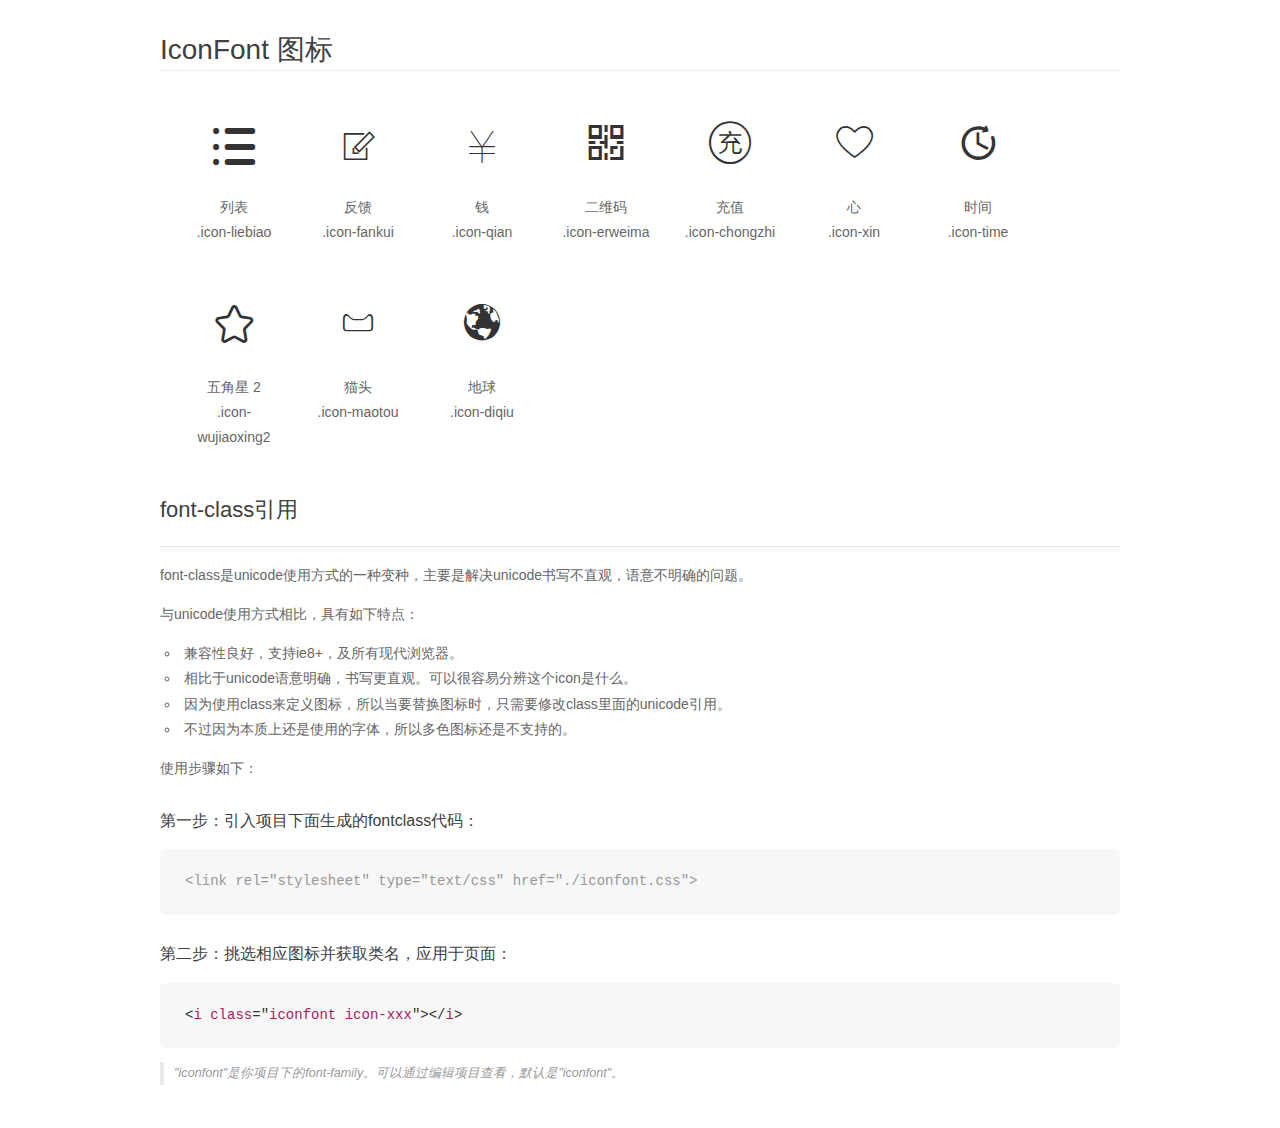
<file: font/demo_fontclass (2).html>
<!DOCTYPE html>
<html>
<head>
    <meta charset="utf-8"/>
    <title>IconFont</title>
    <link rel="stylesheet" href="demo.css">
    <link rel="stylesheet" href="iconfont.css">
</head>
<body>
    <div class="main markdown">
        <h1>IconFont 图标</h1>
        <ul class="icon_lists clear">
            
                <li>
                <i class="icon iconfont icon-liebiao"></i>
                    <div class="name">列表</div>
                    <div class="fontclass">.icon-liebiao</div>
                </li>
            
                <li>
                <i class="icon iconfont icon-fankui"></i>
                    <div class="name">反馈</div>
                    <div class="fontclass">.icon-fankui</div>
                </li>
            
                <li>
                <i class="icon iconfont icon-qian"></i>
                    <div class="name">钱</div>
                    <div class="fontclass">.icon-qian</div>
                </li>
            
                <li>
                <i class="icon iconfont icon-erweima"></i>
                    <div class="name">二维码</div>
                    <div class="fontclass">.icon-erweima</div>
                </li>
            
                <li>
                <i class="icon iconfont icon-chongzhi"></i>
                    <div class="name">充值</div>
                    <div class="fontclass">.icon-chongzhi</div>
                </li>
            
                <li>
                <i class="icon iconfont icon-xin"></i>
                    <div class="name">心</div>
                    <div class="fontclass">.icon-xin</div>
                </li>
            
                <li>
                <i class="icon iconfont icon-time"></i>
                    <div class="name">时间</div>
                    <div class="fontclass">.icon-time</div>
                </li>
            
                <li>
                <i class="icon iconfont icon-wujiaoxing2"></i>
                    <div class="name">五角星 2</div>
                    <div class="fontclass">.icon-wujiaoxing2</div>
                </li>
            
                <li>
                <i class="icon iconfont icon-maotou"></i>
                    <div class="name">猫头</div>
                    <div class="fontclass">.icon-maotou</div>
                </li>
            
                <li>
                <i class="icon iconfont icon-diqiu"></i>
                    <div class="name">地球</div>
                    <div class="fontclass">.icon-diqiu</div>
                </li>
            
        </ul>

        <h2 id="font-class-">font-class引用</h2>
        <hr>

        <p>font-class是unicode使用方式的一种变种，主要是解决unicode书写不直观，语意不明确的问题。</p>
        <p>与unicode使用方式相比，具有如下特点：</p>
        <ul>
        <li>兼容性良好，支持ie8+，及所有现代浏览器。</li>
        <li>相比于unicode语意明确，书写更直观。可以很容易分辨这个icon是什么。</li>
        <li>因为使用class来定义图标，所以当要替换图标时，只需要修改class里面的unicode引用。</li>
        <li>不过因为本质上还是使用的字体，所以多色图标还是不支持的。</li>
        </ul>
        <p>使用步骤如下：</p>
        <h3 id="-fontclass-">第一步：引入项目下面生成的fontclass代码：</h3>


        <pre><code class="lang-js hljs javascript"><span class="hljs-comment">&lt;link rel="stylesheet" type="text/css" href="./iconfont.css"&gt;</span></code></pre>
        <h3 id="-">第二步：挑选相应图标并获取类名，应用于页面：</h3>
        <pre><code class="lang-css hljs">&lt;<span class="hljs-selector-tag">i</span> <span class="hljs-selector-tag">class</span>="<span class="hljs-selector-tag">iconfont</span> <span class="hljs-selector-tag">icon-xxx</span>"&gt;&lt;/<span class="hljs-selector-tag">i</span>&gt;</code></pre>
        <blockquote>
        <p>"iconfont"是你项目下的font-family。可以通过编辑项目查看，默认是"iconfont"。</p>
        </blockquote>
    </div>
</body>
</html>
</file>
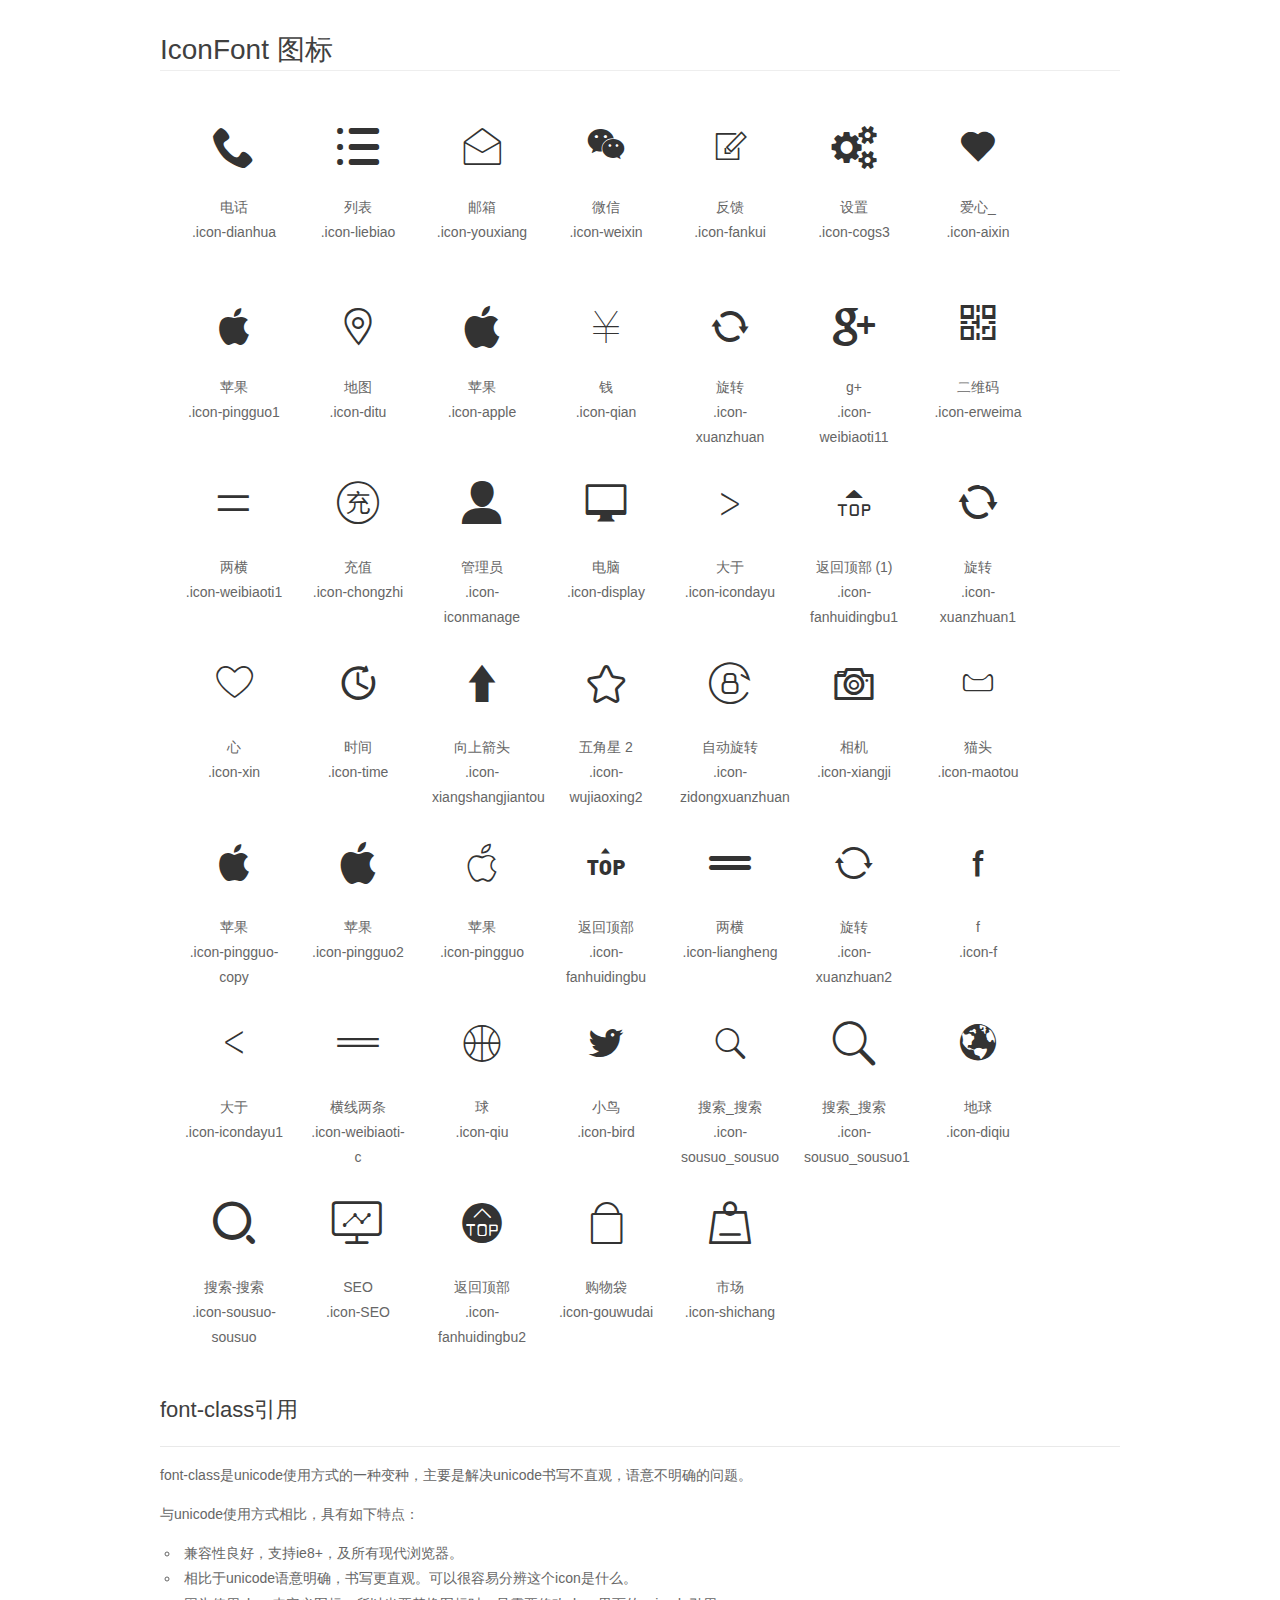
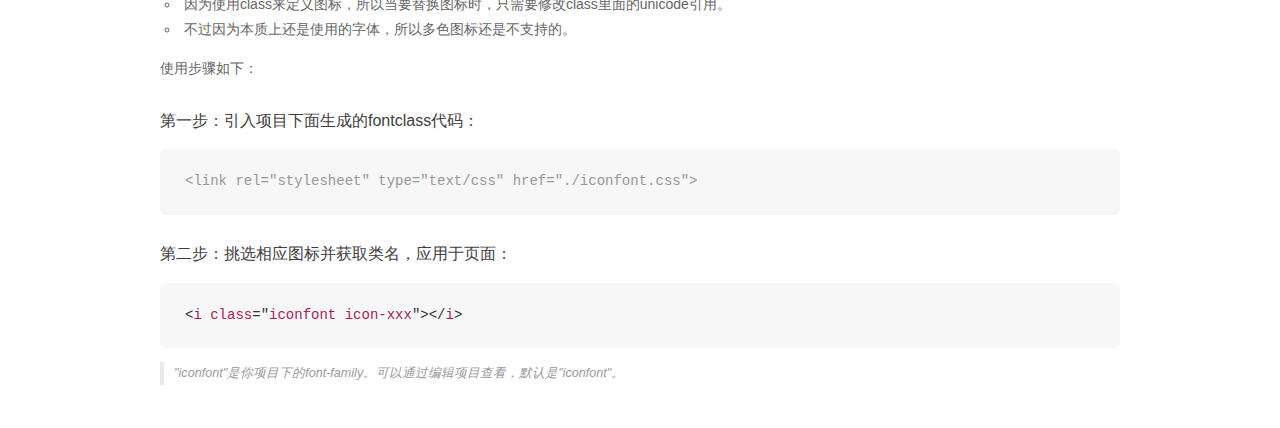
<file: font/demo_fontclass.html>
<!DOCTYPE html>
<html>
<head>
    <meta charset="utf-8"/>
    <title>IconFont</title>
    <link rel="stylesheet" href="demo.css">
    <link rel="stylesheet" href="iconfont.css">
</head>
<body>
    <div class="main markdown">
        <h1>IconFont 图标</h1>
        <ul class="icon_lists clear">
            
                <li>
                <i class="icon iconfont icon-dianhua"></i>
                    <div class="name">电话</div>
                    <div class="fontclass">.icon-dianhua</div>
                </li>
            
                <li>
                <i class="icon iconfont icon-liebiao"></i>
                    <div class="name">列表</div>
                    <div class="fontclass">.icon-liebiao</div>
                </li>
            
                <li>
                <i class="icon iconfont icon-youxiang"></i>
                    <div class="name">邮箱</div>
                    <div class="fontclass">.icon-youxiang</div>
                </li>
            
                <li>
                <i class="icon iconfont icon-weixin"></i>
                    <div class="name">微信</div>
                    <div class="fontclass">.icon-weixin</div>
                </li>
            
                <li>
                <i class="icon iconfont icon-fankui"></i>
                    <div class="name">反馈</div>
                    <div class="fontclass">.icon-fankui</div>
                </li>
            
                <li>
                <i class="icon iconfont icon-cogs3"></i>
                    <div class="name">设置</div>
                    <div class="fontclass">.icon-cogs3</div>
                </li>
            
                <li>
                <i class="icon iconfont icon-aixin"></i>
                    <div class="name">爱心_</div>
                    <div class="fontclass">.icon-aixin</div>
                </li>
            
                <li>
                <i class="icon iconfont icon-pingguo1"></i>
                    <div class="name">苹果</div>
                    <div class="fontclass">.icon-pingguo1</div>
                </li>
            
                <li>
                <i class="icon iconfont icon-ditu"></i>
                    <div class="name">地图</div>
                    <div class="fontclass">.icon-ditu</div>
                </li>
            
                <li>
                <i class="icon iconfont icon-apple"></i>
                    <div class="name">苹果</div>
                    <div class="fontclass">.icon-apple</div>
                </li>
            
                <li>
                <i class="icon iconfont icon-qian"></i>
                    <div class="name">钱</div>
                    <div class="fontclass">.icon-qian</div>
                </li>
            
                <li>
                <i class="icon iconfont icon-xuanzhuan"></i>
                    <div class="name">旋转</div>
                    <div class="fontclass">.icon-xuanzhuan</div>
                </li>
            
                <li>
                <i class="icon iconfont icon-weibiaoti11"></i>
                    <div class="name">g+</div>
                    <div class="fontclass">.icon-weibiaoti11</div>
                </li>
            
                <li>
                <i class="icon iconfont icon-erweima"></i>
                    <div class="name">二维码</div>
                    <div class="fontclass">.icon-erweima</div>
                </li>
            
                <li>
                <i class="icon iconfont icon-weibiaoti1"></i>
                    <div class="name">两横</div>
                    <div class="fontclass">.icon-weibiaoti1</div>
                </li>
            
                <li>
                <i class="icon iconfont icon-chongzhi"></i>
                    <div class="name">充值</div>
                    <div class="fontclass">.icon-chongzhi</div>
                </li>
            
                <li>
                <i class="icon iconfont icon-iconmanage"></i>
                    <div class="name">管理员</div>
                    <div class="fontclass">.icon-iconmanage</div>
                </li>
            
                <li>
                <i class="icon iconfont icon-display"></i>
                    <div class="name">电脑</div>
                    <div class="fontclass">.icon-display</div>
                </li>
            
                <li>
                <i class="icon iconfont icon-icondayu"></i>
                    <div class="name">大于</div>
                    <div class="fontclass">.icon-icondayu</div>
                </li>
            
                <li>
                <i class="icon iconfont icon-fanhuidingbu1"></i>
                    <div class="name">返回顶部 (1)</div>
                    <div class="fontclass">.icon-fanhuidingbu1</div>
                </li>
            
                <li>
                <i class="icon iconfont icon-xuanzhuan1"></i>
                    <div class="name">旋转</div>
                    <div class="fontclass">.icon-xuanzhuan1</div>
                </li>
            
                <li>
                <i class="icon iconfont icon-xin"></i>
                    <div class="name">心</div>
                    <div class="fontclass">.icon-xin</div>
                </li>
            
                <li>
                <i class="icon iconfont icon-time"></i>
                    <div class="name">时间</div>
                    <div class="fontclass">.icon-time</div>
                </li>
            
                <li>
                <i class="icon iconfont icon-xiangshangjiantou"></i>
                    <div class="name">向上箭头</div>
                    <div class="fontclass">.icon-xiangshangjiantou</div>
                </li>
            
                <li>
                <i class="icon iconfont icon-wujiaoxing2"></i>
                    <div class="name">五角星 2</div>
                    <div class="fontclass">.icon-wujiaoxing2</div>
                </li>
            
                <li>
                <i class="icon iconfont icon-zidongxuanzhuan"></i>
                    <div class="name">自动旋转</div>
                    <div class="fontclass">.icon-zidongxuanzhuan</div>
                </li>
            
                <li>
                <i class="icon iconfont icon-xiangji"></i>
                    <div class="name">相机</div>
                    <div class="fontclass">.icon-xiangji</div>
                </li>
            
                <li>
                <i class="icon iconfont icon-maotou"></i>
                    <div class="name">猫头</div>
                    <div class="fontclass">.icon-maotou</div>
                </li>
            
                <li>
                <i class="icon iconfont icon-pingguo-copy"></i>
                    <div class="name">苹果</div>
                    <div class="fontclass">.icon-pingguo-copy</div>
                </li>
            
                <li>
                <i class="icon iconfont icon-pingguo2"></i>
                    <div class="name">苹果</div>
                    <div class="fontclass">.icon-pingguo2</div>
                </li>
            
                <li>
                <i class="icon iconfont icon-pingguo"></i>
                    <div class="name">苹果</div>
                    <div class="fontclass">.icon-pingguo</div>
                </li>
            
                <li>
                <i class="icon iconfont icon-fanhuidingbu"></i>
                    <div class="name">返回顶部</div>
                    <div class="fontclass">.icon-fanhuidingbu</div>
                </li>
            
                <li>
                <i class="icon iconfont icon-liangheng"></i>
                    <div class="name">两横</div>
                    <div class="fontclass">.icon-liangheng</div>
                </li>
            
                <li>
                <i class="icon iconfont icon-xuanzhuan2"></i>
                    <div class="name">旋转</div>
                    <div class="fontclass">.icon-xuanzhuan2</div>
                </li>
            
                <li>
                <i class="icon iconfont icon-f"></i>
                    <div class="name">f</div>
                    <div class="fontclass">.icon-f</div>
                </li>
            
                <li>
                <i class="icon iconfont icon-icondayu1"></i>
                    <div class="name">大于</div>
                    <div class="fontclass">.icon-icondayu1</div>
                </li>
            
                <li>
                <i class="icon iconfont icon-weibiaoti-c"></i>
                    <div class="name">横线两条</div>
                    <div class="fontclass">.icon-weibiaoti-c</div>
                </li>
            
                <li>
                <i class="icon iconfont icon-qiu"></i>
                    <div class="name">球</div>
                    <div class="fontclass">.icon-qiu</div>
                </li>
            
                <li>
                <i class="icon iconfont icon-bird"></i>
                    <div class="name">小鸟</div>
                    <div class="fontclass">.icon-bird</div>
                </li>
            
                <li>
                <i class="icon iconfont icon-sousuo_sousuo"></i>
                    <div class="name">搜索_搜索</div>
                    <div class="fontclass">.icon-sousuo_sousuo</div>
                </li>
            
                <li>
                <i class="icon iconfont icon-sousuo_sousuo1"></i>
                    <div class="name">搜索_搜索</div>
                    <div class="fontclass">.icon-sousuo_sousuo1</div>
                </li>
            
                <li>
                <i class="icon iconfont icon-diqiu"></i>
                    <div class="name">地球</div>
                    <div class="fontclass">.icon-diqiu</div>
                </li>
            
                <li>
                <i class="icon iconfont icon-sousuo-sousuo"></i>
                    <div class="name">搜索-搜索</div>
                    <div class="fontclass">.icon-sousuo-sousuo</div>
                </li>
            
                <li>
                <i class="icon iconfont icon-SEO"></i>
                    <div class="name">SEO</div>
                    <div class="fontclass">.icon-SEO</div>
                </li>
            
                <li>
                <i class="icon iconfont icon-fanhuidingbu2"></i>
                    <div class="name">返回顶部</div>
                    <div class="fontclass">.icon-fanhuidingbu2</div>
                </li>
            
                <li>
                <i class="icon iconfont icon-gouwudai"></i>
                    <div class="name">购物袋</div>
                    <div class="fontclass">.icon-gouwudai</div>
                </li>
            
                <li>
                <i class="icon iconfont icon-shichang"></i>
                    <div class="name">市场</div>
                    <div class="fontclass">.icon-shichang</div>
                </li>
            
        </ul>

        <h2 id="font-class-">font-class引用</h2>
        <hr>

        <p>font-class是unicode使用方式的一种变种，主要是解决unicode书写不直观，语意不明确的问题。</p>
        <p>与unicode使用方式相比，具有如下特点：</p>
        <ul>
        <li>兼容性良好，支持ie8+，及所有现代浏览器。</li>
        <li>相比于unicode语意明确，书写更直观。可以很容易分辨这个icon是什么。</li>
        <li>因为使用class来定义图标，所以当要替换图标时，只需要修改class里面的unicode引用。</li>
        <li>不过因为本质上还是使用的字体，所以多色图标还是不支持的。</li>
        </ul>
        <p>使用步骤如下：</p>
        <h3 id="-fontclass-">第一步：引入项目下面生成的fontclass代码：</h3>


        <pre><code class="lang-js hljs javascript"><span class="hljs-comment">&lt;link rel="stylesheet" type="text/css" href="./iconfont.css"&gt;</span></code></pre>
        <h3 id="-">第二步：挑选相应图标并获取类名，应用于页面：</h3>
        <pre><code class="lang-css hljs">&lt;<span class="hljs-selector-tag">i</span> <span class="hljs-selector-tag">class</span>="<span class="hljs-selector-tag">iconfont</span> <span class="hljs-selector-tag">icon-xxx</span>"&gt;&lt;/<span class="hljs-selector-tag">i</span>&gt;</code></pre>
        <blockquote>
        <p>"iconfont"是你项目下的font-family。可以通过编辑项目查看，默认是"iconfont"。</p>
        </blockquote>
    </div>
</body>
</html>
</file>
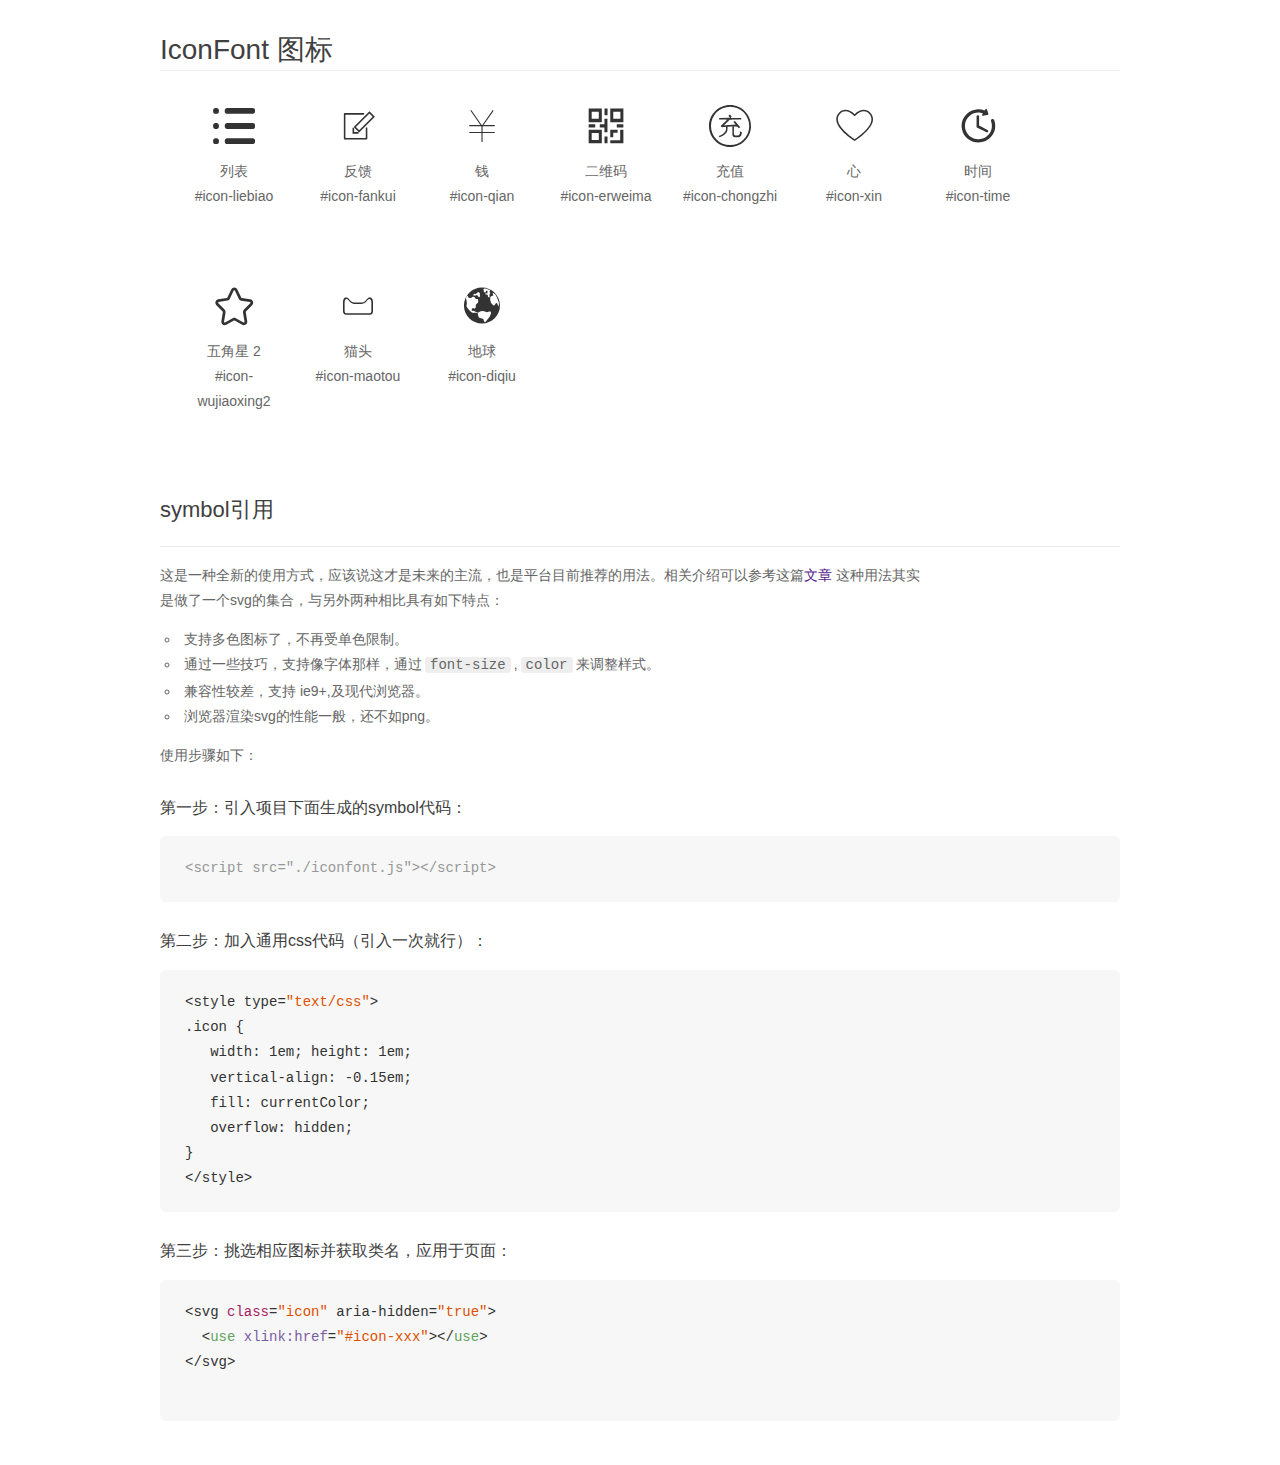
<file: font/demo_symbol (2).html>
<!DOCTYPE html>
<html>
<head>
    <meta charset="utf-8"/>
    <title>IconFont</title>
    <link rel="stylesheet" href="demo.css">
    <script src="iconfont.js"></script>

    <style type="text/css">
        .icon {
          /* 通过设置 font-size 来改变图标大小 */
          width: 1em; height: 1em;
          /* 图标和文字相邻时，垂直对齐 */
          vertical-align: -0.15em;
          /* 通过设置 color 来改变 SVG 的颜色/fill */
          fill: currentColor;
          /* path 和 stroke 溢出 viewBox 部分在 IE 下会显示
             normalize.css 中也包含这行 */
          overflow: hidden;
        }

    </style>
</head>
<body>
    <div class="main markdown">
        <h1>IconFont 图标</h1>
        <ul class="icon_lists clear">
            
                <li>
                    <svg class="icon" aria-hidden="true">
                        <use xlink:href="#icon-liebiao"></use>
                    </svg>
                    <div class="name">列表</div>
                    <div class="fontclass">#icon-liebiao</div>
                </li>
            
                <li>
                    <svg class="icon" aria-hidden="true">
                        <use xlink:href="#icon-fankui"></use>
                    </svg>
                    <div class="name">反馈</div>
                    <div class="fontclass">#icon-fankui</div>
                </li>
            
                <li>
                    <svg class="icon" aria-hidden="true">
                        <use xlink:href="#icon-qian"></use>
                    </svg>
                    <div class="name">钱</div>
                    <div class="fontclass">#icon-qian</div>
                </li>
            
                <li>
                    <svg class="icon" aria-hidden="true">
                        <use xlink:href="#icon-erweima"></use>
                    </svg>
                    <div class="name">二维码</div>
                    <div class="fontclass">#icon-erweima</div>
                </li>
            
                <li>
                    <svg class="icon" aria-hidden="true">
                        <use xlink:href="#icon-chongzhi"></use>
                    </svg>
                    <div class="name">充值</div>
                    <div class="fontclass">#icon-chongzhi</div>
                </li>
            
                <li>
                    <svg class="icon" aria-hidden="true">
                        <use xlink:href="#icon-xin"></use>
                    </svg>
                    <div class="name">心</div>
                    <div class="fontclass">#icon-xin</div>
                </li>
            
                <li>
                    <svg class="icon" aria-hidden="true">
                        <use xlink:href="#icon-time"></use>
                    </svg>
                    <div class="name">时间</div>
                    <div class="fontclass">#icon-time</div>
                </li>
            
                <li>
                    <svg class="icon" aria-hidden="true">
                        <use xlink:href="#icon-wujiaoxing2"></use>
                    </svg>
                    <div class="name">五角星 2</div>
                    <div class="fontclass">#icon-wujiaoxing2</div>
                </li>
            
                <li>
                    <svg class="icon" aria-hidden="true">
                        <use xlink:href="#icon-maotou"></use>
                    </svg>
                    <div class="name">猫头</div>
                    <div class="fontclass">#icon-maotou</div>
                </li>
            
                <li>
                    <svg class="icon" aria-hidden="true">
                        <use xlink:href="#icon-diqiu"></use>
                    </svg>
                    <div class="name">地球</div>
                    <div class="fontclass">#icon-diqiu</div>
                </li>
            
        </ul>


        <h2 id="symbol-">symbol引用</h2>
        <hr>

        <p>这是一种全新的使用方式，应该说这才是未来的主流，也是平台目前推荐的用法。相关介绍可以参考这篇<a href="">文章</a>
        这种用法其实是做了一个svg的集合，与另外两种相比具有如下特点：</p>
        <ul>
          <li>支持多色图标了，不再受单色限制。</li>
          <li>通过一些技巧，支持像字体那样，通过<code>font-size</code>,<code>color</code>来调整样式。</li>
          <li>兼容性较差，支持 ie9+,及现代浏览器。</li>
          <li>浏览器渲染svg的性能一般，还不如png。</li>
        </ul>
        <p>使用步骤如下：</p>
        <h3 id="-symbol-">第一步：引入项目下面生成的symbol代码：</h3>
        <pre><code class="lang-js hljs javascript"><span class="hljs-comment">&lt;script src="./iconfont.js"&gt;&lt;/script&gt;</span></code></pre>
        <h3 id="-css-">第二步：加入通用css代码（引入一次就行）：</h3>
        <pre><code class="lang-js hljs javascript">&lt;style type=<span class="hljs-string">"text/css"</span>&gt;
.icon {
   width: <span class="hljs-number">1</span>em; height: <span class="hljs-number">1</span>em;
   vertical-align: <span class="hljs-number">-0.15</span>em;
   fill: currentColor;
   overflow: hidden;
}
&lt;<span class="hljs-regexp">/style&gt;</span></code></pre>
        <h3 id="-">第三步：挑选相应图标并获取类名，应用于页面：</h3>
        <pre><code class="lang-js hljs javascript">&lt;svg <span class="hljs-class"><span class="hljs-keyword">class</span></span>=<span class="hljs-string">"icon"</span> aria-hidden=<span class="hljs-string">"true"</span>&gt;<span class="xml"><span class="hljs-tag">
  &lt;<span class="hljs-name">use</span> <span class="hljs-attr">xlink:href</span>=<span class="hljs-string">"#icon-xxx"</span>&gt;</span><span class="hljs-tag">&lt;/<span class="hljs-name">use</span>&gt;</span>
</span>&lt;<span class="hljs-regexp">/svg&gt;
        </span></code></pre>
    </div>
</body>
</html>
</file>
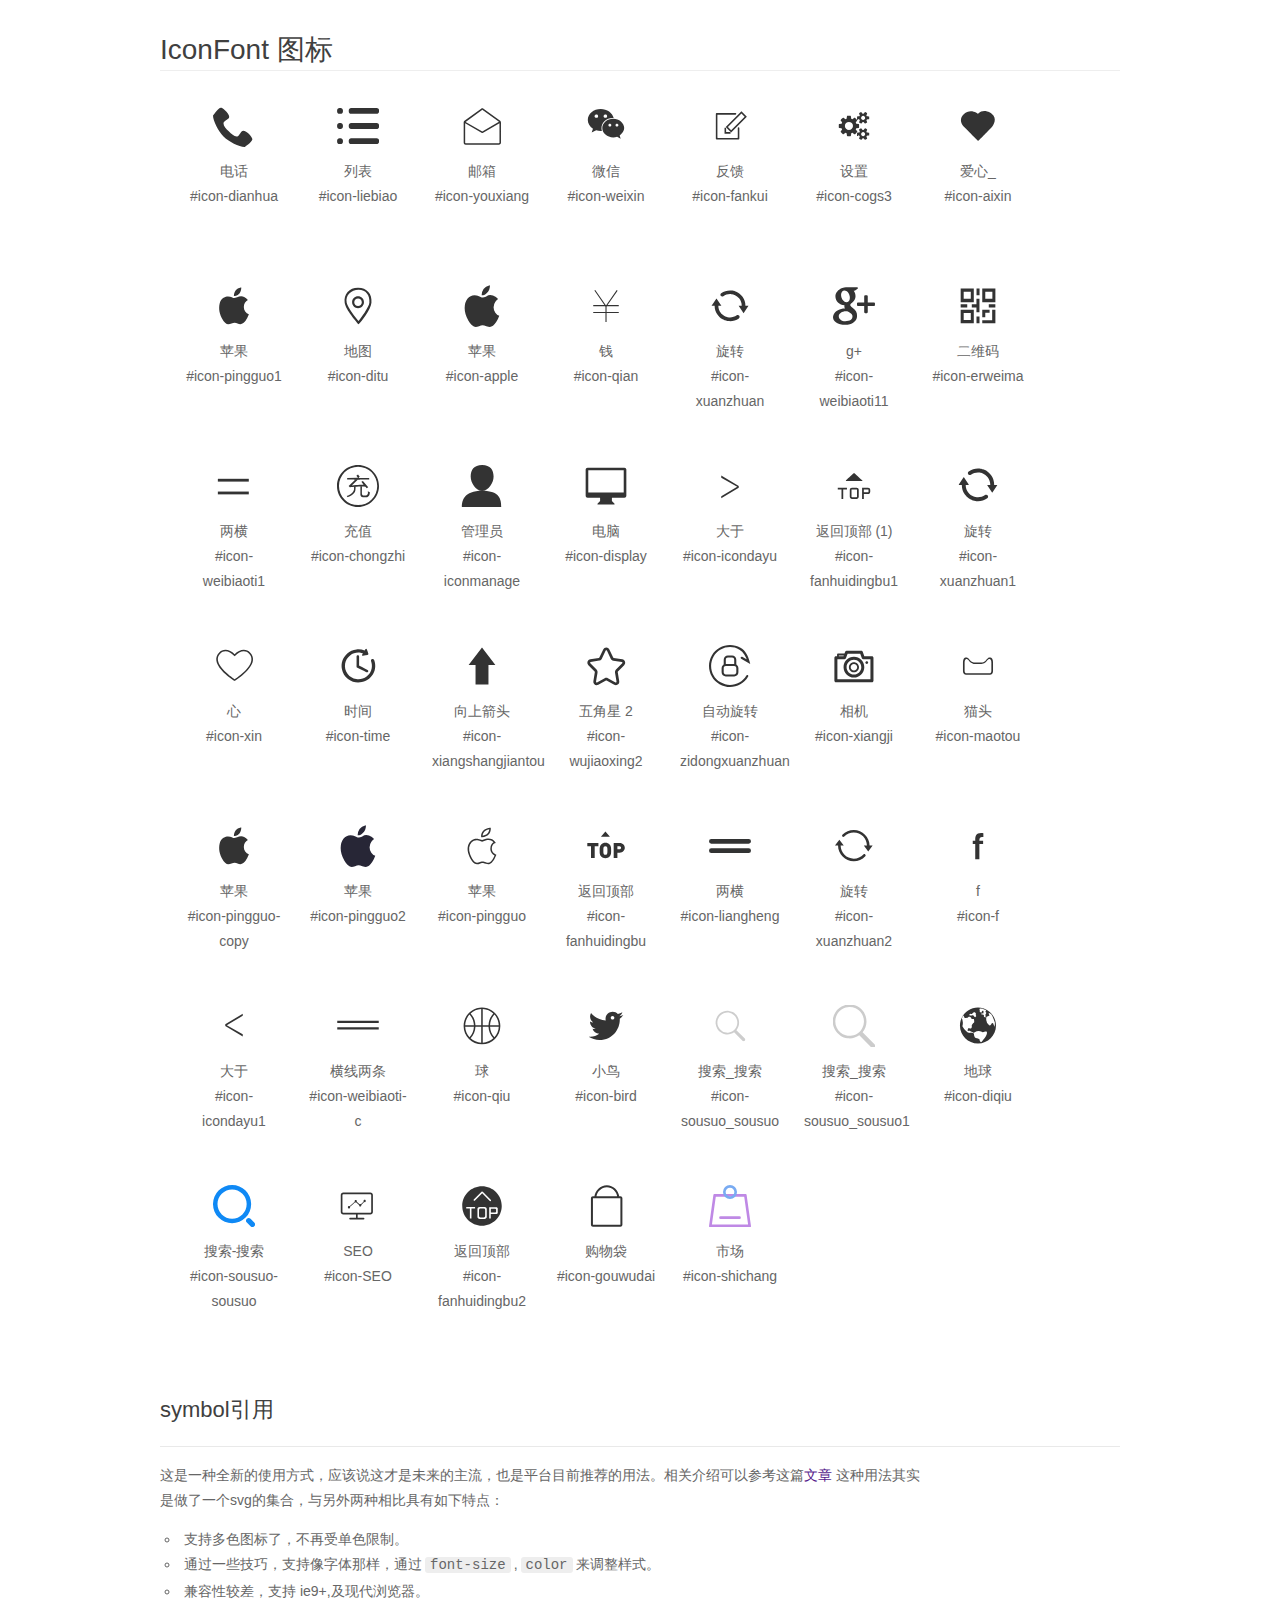
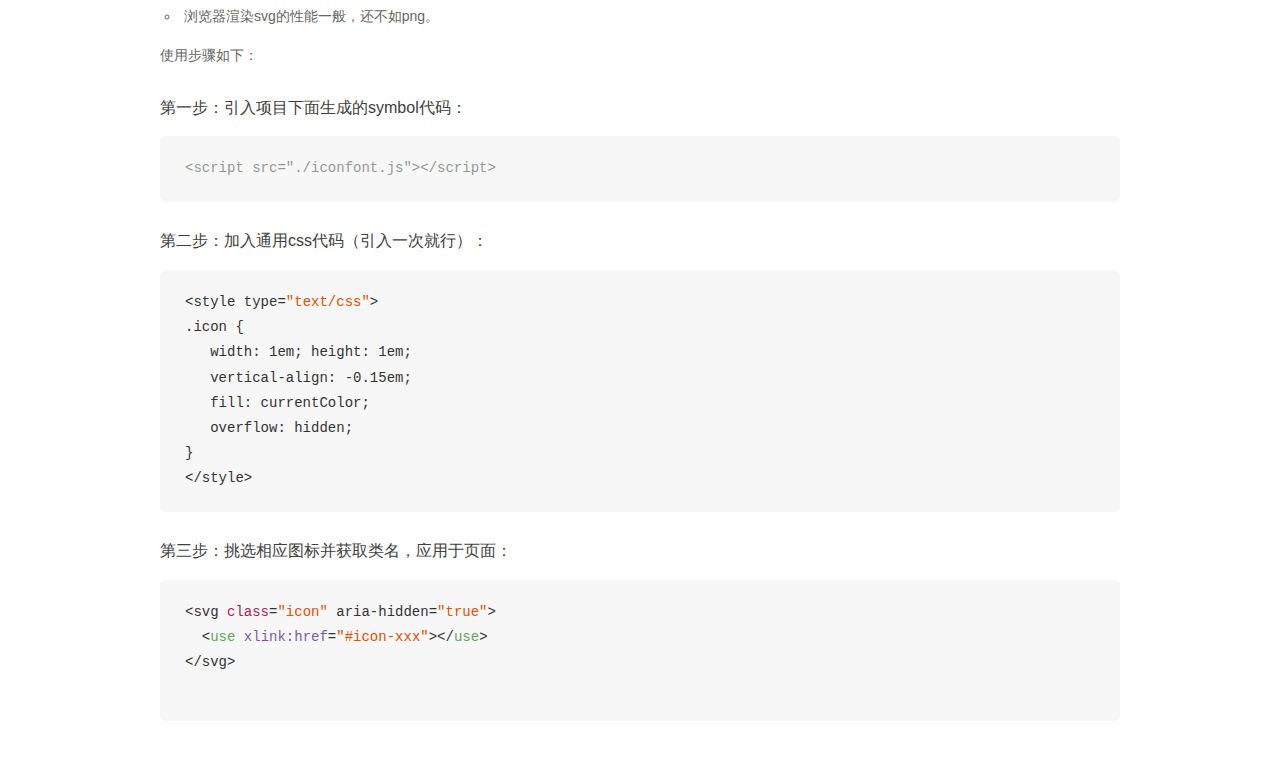
<file: font/demo_symbol.html>
<!DOCTYPE html>
<html>
<head>
    <meta charset="utf-8"/>
    <title>IconFont</title>
    <link rel="stylesheet" href="demo.css">
    <script src="iconfont.js"></script>

    <style type="text/css">
        .icon {
          /* 通过设置 font-size 来改变图标大小 */
          width: 1em; height: 1em;
          /* 图标和文字相邻时，垂直对齐 */
          vertical-align: -0.15em;
          /* 通过设置 color 来改变 SVG 的颜色/fill */
          fill: currentColor;
          /* path 和 stroke 溢出 viewBox 部分在 IE 下会显示
             normalize.css 中也包含这行 */
          overflow: hidden;
        }

    </style>
</head>
<body>
    <div class="main markdown">
        <h1>IconFont 图标</h1>
        <ul class="icon_lists clear">
            
                <li>
                    <svg class="icon" aria-hidden="true">
                        <use xlink:href="#icon-dianhua"></use>
                    </svg>
                    <div class="name">电话</div>
                    <div class="fontclass">#icon-dianhua</div>
                </li>
            
                <li>
                    <svg class="icon" aria-hidden="true">
                        <use xlink:href="#icon-liebiao"></use>
                    </svg>
                    <div class="name">列表</div>
                    <div class="fontclass">#icon-liebiao</div>
                </li>
            
                <li>
                    <svg class="icon" aria-hidden="true">
                        <use xlink:href="#icon-youxiang"></use>
                    </svg>
                    <div class="name">邮箱</div>
                    <div class="fontclass">#icon-youxiang</div>
                </li>
            
                <li>
                    <svg class="icon" aria-hidden="true">
                        <use xlink:href="#icon-weixin"></use>
                    </svg>
                    <div class="name">微信</div>
                    <div class="fontclass">#icon-weixin</div>
                </li>
            
                <li>
                    <svg class="icon" aria-hidden="true">
                        <use xlink:href="#icon-fankui"></use>
                    </svg>
                    <div class="name">反馈</div>
                    <div class="fontclass">#icon-fankui</div>
                </li>
            
                <li>
                    <svg class="icon" aria-hidden="true">
                        <use xlink:href="#icon-cogs3"></use>
                    </svg>
                    <div class="name">设置</div>
                    <div class="fontclass">#icon-cogs3</div>
                </li>
            
                <li>
                    <svg class="icon" aria-hidden="true">
                        <use xlink:href="#icon-aixin"></use>
                    </svg>
                    <div class="name">爱心_</div>
                    <div class="fontclass">#icon-aixin</div>
                </li>
            
                <li>
                    <svg class="icon" aria-hidden="true">
                        <use xlink:href="#icon-pingguo1"></use>
                    </svg>
                    <div class="name">苹果</div>
                    <div class="fontclass">#icon-pingguo1</div>
                </li>
            
                <li>
                    <svg class="icon" aria-hidden="true">
                        <use xlink:href="#icon-ditu"></use>
                    </svg>
                    <div class="name">地图</div>
                    <div class="fontclass">#icon-ditu</div>
                </li>
            
                <li>
                    <svg class="icon" aria-hidden="true">
                        <use xlink:href="#icon-apple"></use>
                    </svg>
                    <div class="name">苹果</div>
                    <div class="fontclass">#icon-apple</div>
                </li>
            
                <li>
                    <svg class="icon" aria-hidden="true">
                        <use xlink:href="#icon-qian"></use>
                    </svg>
                    <div class="name">钱</div>
                    <div class="fontclass">#icon-qian</div>
                </li>
            
                <li>
                    <svg class="icon" aria-hidden="true">
                        <use xlink:href="#icon-xuanzhuan"></use>
                    </svg>
                    <div class="name">旋转</div>
                    <div class="fontclass">#icon-xuanzhuan</div>
                </li>
            
                <li>
                    <svg class="icon" aria-hidden="true">
                        <use xlink:href="#icon-weibiaoti11"></use>
                    </svg>
                    <div class="name">g+</div>
                    <div class="fontclass">#icon-weibiaoti11</div>
                </li>
            
                <li>
                    <svg class="icon" aria-hidden="true">
                        <use xlink:href="#icon-erweima"></use>
                    </svg>
                    <div class="name">二维码</div>
                    <div class="fontclass">#icon-erweima</div>
                </li>
            
                <li>
                    <svg class="icon" aria-hidden="true">
                        <use xlink:href="#icon-weibiaoti1"></use>
                    </svg>
                    <div class="name">两横</div>
                    <div class="fontclass">#icon-weibiaoti1</div>
                </li>
            
                <li>
                    <svg class="icon" aria-hidden="true">
                        <use xlink:href="#icon-chongzhi"></use>
                    </svg>
                    <div class="name">充值</div>
                    <div class="fontclass">#icon-chongzhi</div>
                </li>
            
                <li>
                    <svg class="icon" aria-hidden="true">
                        <use xlink:href="#icon-iconmanage"></use>
                    </svg>
                    <div class="name">管理员</div>
                    <div class="fontclass">#icon-iconmanage</div>
                </li>
            
                <li>
                    <svg class="icon" aria-hidden="true">
                        <use xlink:href="#icon-display"></use>
                    </svg>
                    <div class="name">电脑</div>
                    <div class="fontclass">#icon-display</div>
                </li>
            
                <li>
                    <svg class="icon" aria-hidden="true">
                        <use xlink:href="#icon-icondayu"></use>
                    </svg>
                    <div class="name">大于</div>
                    <div class="fontclass">#icon-icondayu</div>
                </li>
            
                <li>
                    <svg class="icon" aria-hidden="true">
                        <use xlink:href="#icon-fanhuidingbu1"></use>
                    </svg>
                    <div class="name">返回顶部 (1)</div>
                    <div class="fontclass">#icon-fanhuidingbu1</div>
                </li>
            
                <li>
                    <svg class="icon" aria-hidden="true">
                        <use xlink:href="#icon-xuanzhuan1"></use>
                    </svg>
                    <div class="name">旋转</div>
                    <div class="fontclass">#icon-xuanzhuan1</div>
                </li>
            
                <li>
                    <svg class="icon" aria-hidden="true">
                        <use xlink:href="#icon-xin"></use>
                    </svg>
                    <div class="name">心</div>
                    <div class="fontclass">#icon-xin</div>
                </li>
            
                <li>
                    <svg class="icon" aria-hidden="true">
                        <use xlink:href="#icon-time"></use>
                    </svg>
                    <div class="name">时间</div>
                    <div class="fontclass">#icon-time</div>
                </li>
            
                <li>
                    <svg class="icon" aria-hidden="true">
                        <use xlink:href="#icon-xiangshangjiantou"></use>
                    </svg>
                    <div class="name">向上箭头</div>
                    <div class="fontclass">#icon-xiangshangjiantou</div>
                </li>
            
                <li>
                    <svg class="icon" aria-hidden="true">
                        <use xlink:href="#icon-wujiaoxing2"></use>
                    </svg>
                    <div class="name">五角星 2</div>
                    <div class="fontclass">#icon-wujiaoxing2</div>
                </li>
            
                <li>
                    <svg class="icon" aria-hidden="true">
                        <use xlink:href="#icon-zidongxuanzhuan"></use>
                    </svg>
                    <div class="name">自动旋转</div>
                    <div class="fontclass">#icon-zidongxuanzhuan</div>
                </li>
            
                <li>
                    <svg class="icon" aria-hidden="true">
                        <use xlink:href="#icon-xiangji"></use>
                    </svg>
                    <div class="name">相机</div>
                    <div class="fontclass">#icon-xiangji</div>
                </li>
            
                <li>
                    <svg class="icon" aria-hidden="true">
                        <use xlink:href="#icon-maotou"></use>
                    </svg>
                    <div class="name">猫头</div>
                    <div class="fontclass">#icon-maotou</div>
                </li>
            
                <li>
                    <svg class="icon" aria-hidden="true">
                        <use xlink:href="#icon-pingguo-copy"></use>
                    </svg>
                    <div class="name">苹果</div>
                    <div class="fontclass">#icon-pingguo-copy</div>
                </li>
            
                <li>
                    <svg class="icon" aria-hidden="true">
                        <use xlink:href="#icon-pingguo2"></use>
                    </svg>
                    <div class="name">苹果</div>
                    <div class="fontclass">#icon-pingguo2</div>
                </li>
            
                <li>
                    <svg class="icon" aria-hidden="true">
                        <use xlink:href="#icon-pingguo"></use>
                    </svg>
                    <div class="name">苹果</div>
                    <div class="fontclass">#icon-pingguo</div>
                </li>
            
                <li>
                    <svg class="icon" aria-hidden="true">
                        <use xlink:href="#icon-fanhuidingbu"></use>
                    </svg>
                    <div class="name">返回顶部</div>
                    <div class="fontclass">#icon-fanhuidingbu</div>
                </li>
            
                <li>
                    <svg class="icon" aria-hidden="true">
                        <use xlink:href="#icon-liangheng"></use>
                    </svg>
                    <div class="name">两横</div>
                    <div class="fontclass">#icon-liangheng</div>
                </li>
            
                <li>
                    <svg class="icon" aria-hidden="true">
                        <use xlink:href="#icon-xuanzhuan2"></use>
                    </svg>
                    <div class="name">旋转</div>
                    <div class="fontclass">#icon-xuanzhuan2</div>
                </li>
            
                <li>
                    <svg class="icon" aria-hidden="true">
                        <use xlink:href="#icon-f"></use>
                    </svg>
                    <div class="name">f</div>
                    <div class="fontclass">#icon-f</div>
                </li>
            
                <li>
                    <svg class="icon" aria-hidden="true">
                        <use xlink:href="#icon-icondayu1"></use>
                    </svg>
                    <div class="name">大于</div>
                    <div class="fontclass">#icon-icondayu1</div>
                </li>
            
                <li>
                    <svg class="icon" aria-hidden="true">
                        <use xlink:href="#icon-weibiaoti-c"></use>
                    </svg>
                    <div class="name">横线两条</div>
                    <div class="fontclass">#icon-weibiaoti-c</div>
                </li>
            
                <li>
                    <svg class="icon" aria-hidden="true">
                        <use xlink:href="#icon-qiu"></use>
                    </svg>
                    <div class="name">球</div>
                    <div class="fontclass">#icon-qiu</div>
                </li>
            
                <li>
                    <svg class="icon" aria-hidden="true">
                        <use xlink:href="#icon-bird"></use>
                    </svg>
                    <div class="name">小鸟</div>
                    <div class="fontclass">#icon-bird</div>
                </li>
            
                <li>
                    <svg class="icon" aria-hidden="true">
                        <use xlink:href="#icon-sousuo_sousuo"></use>
                    </svg>
                    <div class="name">搜索_搜索</div>
                    <div class="fontclass">#icon-sousuo_sousuo</div>
                </li>
            
                <li>
                    <svg class="icon" aria-hidden="true">
                        <use xlink:href="#icon-sousuo_sousuo1"></use>
                    </svg>
                    <div class="name">搜索_搜索</div>
                    <div class="fontclass">#icon-sousuo_sousuo1</div>
                </li>
            
                <li>
                    <svg class="icon" aria-hidden="true">
                        <use xlink:href="#icon-diqiu"></use>
                    </svg>
                    <div class="name">地球</div>
                    <div class="fontclass">#icon-diqiu</div>
                </li>
            
                <li>
                    <svg class="icon" aria-hidden="true">
                        <use xlink:href="#icon-sousuo-sousuo"></use>
                    </svg>
                    <div class="name">搜索-搜索</div>
                    <div class="fontclass">#icon-sousuo-sousuo</div>
                </li>
            
                <li>
                    <svg class="icon" aria-hidden="true">
                        <use xlink:href="#icon-SEO"></use>
                    </svg>
                    <div class="name">SEO</div>
                    <div class="fontclass">#icon-SEO</div>
                </li>
            
                <li>
                    <svg class="icon" aria-hidden="true">
                        <use xlink:href="#icon-fanhuidingbu2"></use>
                    </svg>
                    <div class="name">返回顶部</div>
                    <div class="fontclass">#icon-fanhuidingbu2</div>
                </li>
            
                <li>
                    <svg class="icon" aria-hidden="true">
                        <use xlink:href="#icon-gouwudai"></use>
                    </svg>
                    <div class="name">购物袋</div>
                    <div class="fontclass">#icon-gouwudai</div>
                </li>
            
                <li>
                    <svg class="icon" aria-hidden="true">
                        <use xlink:href="#icon-shichang"></use>
                    </svg>
                    <div class="name">市场</div>
                    <div class="fontclass">#icon-shichang</div>
                </li>
            
        </ul>


        <h2 id="symbol-">symbol引用</h2>
        <hr>

        <p>这是一种全新的使用方式，应该说这才是未来的主流，也是平台目前推荐的用法。相关介绍可以参考这篇<a href="">文章</a>
        这种用法其实是做了一个svg的集合，与另外两种相比具有如下特点：</p>
        <ul>
          <li>支持多色图标了，不再受单色限制。</li>
          <li>通过一些技巧，支持像字体那样，通过<code>font-size</code>,<code>color</code>来调整样式。</li>
          <li>兼容性较差，支持 ie9+,及现代浏览器。</li>
          <li>浏览器渲染svg的性能一般，还不如png。</li>
        </ul>
        <p>使用步骤如下：</p>
        <h3 id="-symbol-">第一步：引入项目下面生成的symbol代码：</h3>
        <pre><code class="lang-js hljs javascript"><span class="hljs-comment">&lt;script src="./iconfont.js"&gt;&lt;/script&gt;</span></code></pre>
        <h3 id="-css-">第二步：加入通用css代码（引入一次就行）：</h3>
        <pre><code class="lang-js hljs javascript">&lt;style type=<span class="hljs-string">"text/css"</span>&gt;
.icon {
   width: <span class="hljs-number">1</span>em; height: <span class="hljs-number">1</span>em;
   vertical-align: <span class="hljs-number">-0.15</span>em;
   fill: currentColor;
   overflow: hidden;
}
&lt;<span class="hljs-regexp">/style&gt;</span></code></pre>
        <h3 id="-">第三步：挑选相应图标并获取类名，应用于页面：</h3>
        <pre><code class="lang-js hljs javascript">&lt;svg <span class="hljs-class"><span class="hljs-keyword">class</span></span>=<span class="hljs-string">"icon"</span> aria-hidden=<span class="hljs-string">"true"</span>&gt;<span class="xml"><span class="hljs-tag">
  &lt;<span class="hljs-name">use</span> <span class="hljs-attr">xlink:href</span>=<span class="hljs-string">"#icon-xxx"</span>&gt;</span><span class="hljs-tag">&lt;/<span class="hljs-name">use</span>&gt;</span>
</span>&lt;<span class="hljs-regexp">/svg&gt;
        </span></code></pre>
    </div>
</body>
</html>
</file>
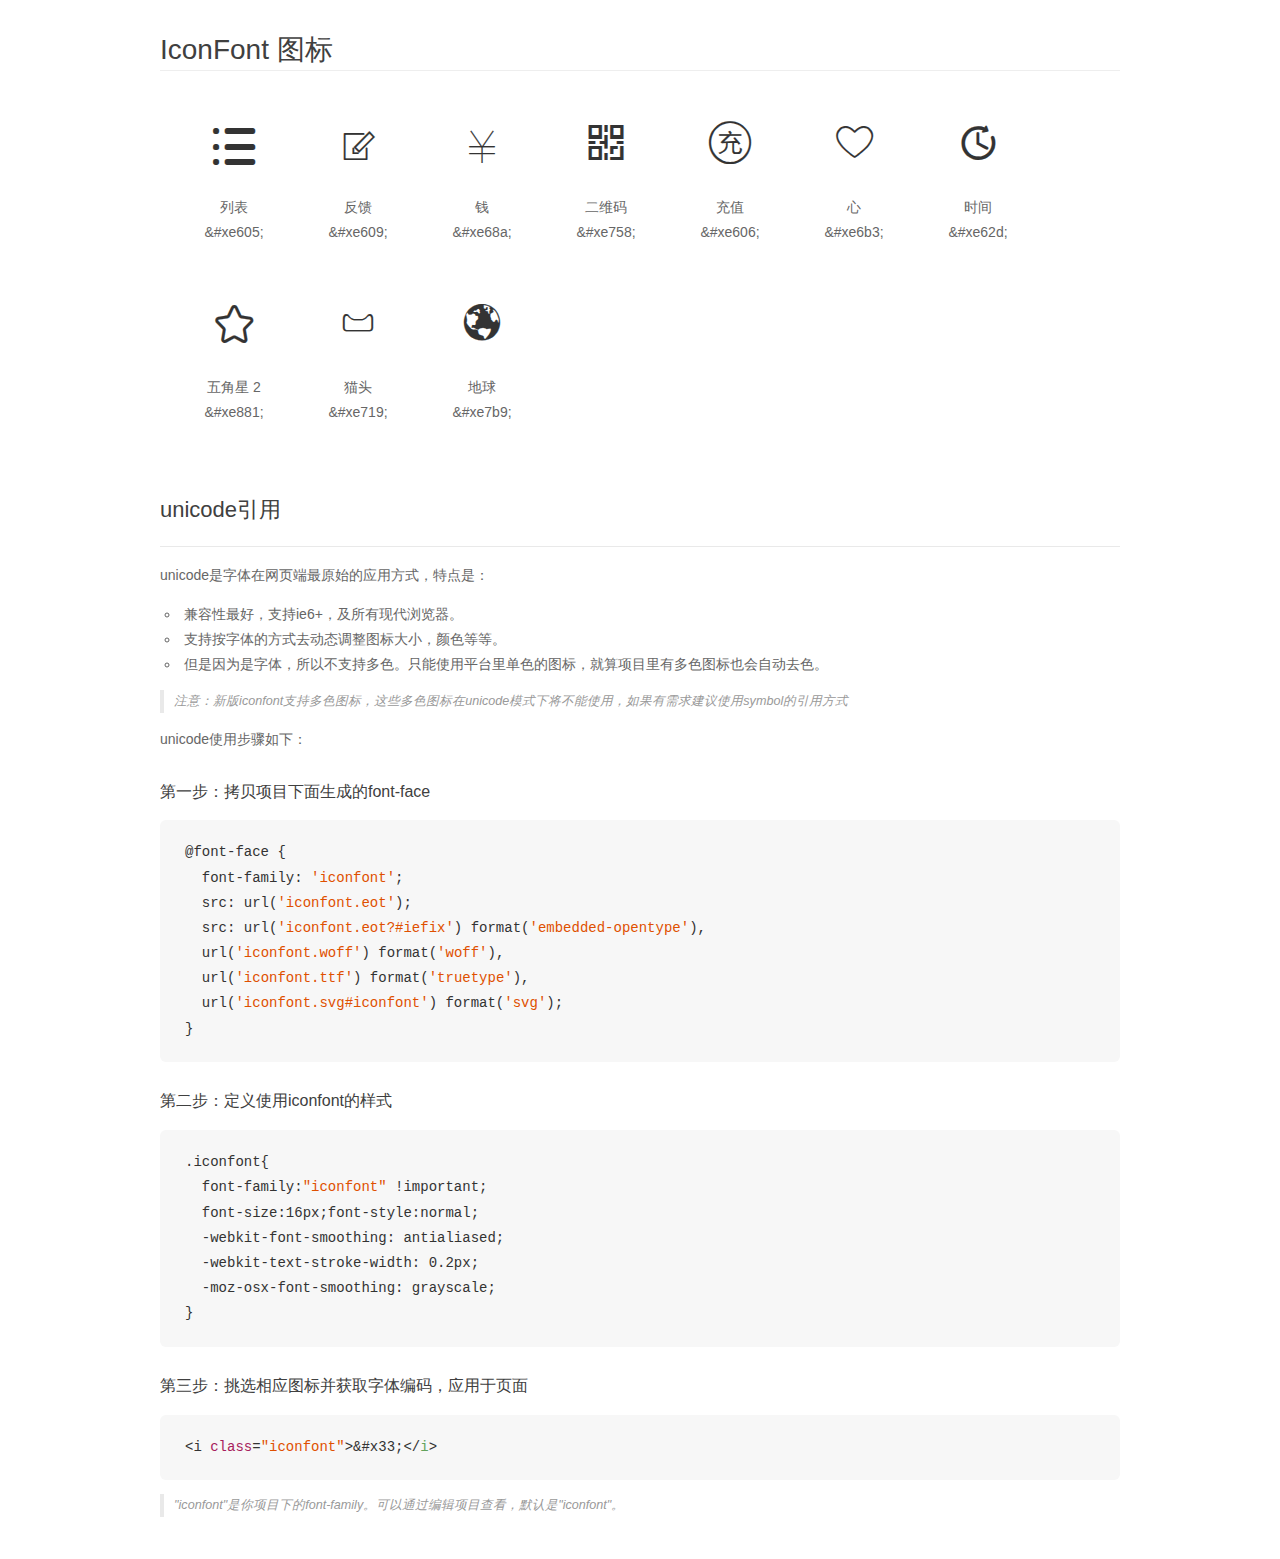
<file: font/demo_unicode (2).html>
<!DOCTYPE html>
<html>
<head>
    <meta charset="utf-8"/>
    <title>IconFont</title>
    <link rel="stylesheet" href="demo.css">

    <style type="text/css">

        @font-face {font-family: "iconfont";
          src: url('iconfont.eot'); /* IE9*/
          src: url('iconfont.eot#iefix') format('embedded-opentype'), /* IE6-IE8 */
          url('iconfont.woff') format('woff'), /* chrome, firefox */
          url('iconfont.ttf') format('truetype'), /* chrome, firefox, opera, Safari, Android, iOS 4.2+*/
          url('iconfont.svg#iconfont') format('svg'); /* iOS 4.1- */
        }

        .iconfont {
          font-family:"iconfont" !important;
          font-size:16px;
          font-style:normal;
          -webkit-font-smoothing: antialiased;
          -webkit-text-stroke-width: 0.2px;
          -moz-osx-font-smoothing: grayscale;
        }

    </style>
</head>
<body>
    <div class="main markdown">
        <h1>IconFont 图标</h1>
        <ul class="icon_lists clear">
            
                <li>
                <i class="icon iconfont">&#xe605;</i>
                    <div class="name">列表</div>
                    <div class="code">&amp;#xe605;</div>
                </li>
            
                <li>
                <i class="icon iconfont">&#xe609;</i>
                    <div class="name">反馈</div>
                    <div class="code">&amp;#xe609;</div>
                </li>
            
                <li>
                <i class="icon iconfont">&#xe68a;</i>
                    <div class="name">钱</div>
                    <div class="code">&amp;#xe68a;</div>
                </li>
            
                <li>
                <i class="icon iconfont">&#xe758;</i>
                    <div class="name">二维码</div>
                    <div class="code">&amp;#xe758;</div>
                </li>
            
                <li>
                <i class="icon iconfont">&#xe606;</i>
                    <div class="name">充值</div>
                    <div class="code">&amp;#xe606;</div>
                </li>
            
                <li>
                <i class="icon iconfont">&#xe6b3;</i>
                    <div class="name">心</div>
                    <div class="code">&amp;#xe6b3;</div>
                </li>
            
                <li>
                <i class="icon iconfont">&#xe62d;</i>
                    <div class="name">时间</div>
                    <div class="code">&amp;#xe62d;</div>
                </li>
            
                <li>
                <i class="icon iconfont">&#xe881;</i>
                    <div class="name">五角星 2</div>
                    <div class="code">&amp;#xe881;</div>
                </li>
            
                <li>
                <i class="icon iconfont">&#xe719;</i>
                    <div class="name">猫头</div>
                    <div class="code">&amp;#xe719;</div>
                </li>
            
                <li>
                <i class="icon iconfont">&#xe7b9;</i>
                    <div class="name">地球</div>
                    <div class="code">&amp;#xe7b9;</div>
                </li>
            
        </ul>
        <h2 id="unicode-">unicode引用</h2>
        <hr>

        <p>unicode是字体在网页端最原始的应用方式，特点是：</p>
        <ul>
        <li>兼容性最好，支持ie6+，及所有现代浏览器。</li>
        <li>支持按字体的方式去动态调整图标大小，颜色等等。</li>
        <li>但是因为是字体，所以不支持多色。只能使用平台里单色的图标，就算项目里有多色图标也会自动去色。</li>
        </ul>
        <blockquote>
        <p>注意：新版iconfont支持多色图标，这些多色图标在unicode模式下将不能使用，如果有需求建议使用symbol的引用方式</p>
        </blockquote>
        <p>unicode使用步骤如下：</p>
        <h3 id="-font-face">第一步：拷贝项目下面生成的font-face</h3>
        <pre><code class="lang-js hljs javascript">@font-face {
  font-family: <span class="hljs-string">'iconfont'</span>;
  src: url(<span class="hljs-string">'iconfont.eot'</span>);
  src: url(<span class="hljs-string">'iconfont.eot?#iefix'</span>) format(<span class="hljs-string">'embedded-opentype'</span>),
  url(<span class="hljs-string">'iconfont.woff'</span>) format(<span class="hljs-string">'woff'</span>),
  url(<span class="hljs-string">'iconfont.ttf'</span>) format(<span class="hljs-string">'truetype'</span>),
  url(<span class="hljs-string">'iconfont.svg#iconfont'</span>) format(<span class="hljs-string">'svg'</span>);
}
</code></pre>
        <h3 id="-iconfont-">第二步：定义使用iconfont的样式</h3>
        <pre><code class="lang-js hljs javascript">.iconfont{
  font-family:<span class="hljs-string">"iconfont"</span> !important;
  font-size:<span class="hljs-number">16</span>px;font-style:normal;
  -webkit-font-smoothing: antialiased;
  -webkit-text-stroke-width: <span class="hljs-number">0.2</span>px;
  -moz-osx-font-smoothing: grayscale;
}
</code></pre>
        <h3 id="-">第三步：挑选相应图标并获取字体编码，应用于页面</h3>
        <pre><code class="lang-js hljs javascript">&lt;i <span class="hljs-class"><span class="hljs-keyword">class</span></span>=<span class="hljs-string">"iconfont"</span>&gt;&amp;#x33;<span class="xml"><span class="hljs-tag">&lt;/<span class="hljs-name">i</span>&gt;</span></span></code></pre>

        <blockquote>
        <p>"iconfont"是你项目下的font-family。可以通过编辑项目查看，默认是"iconfont"。</p>
        </blockquote>
    </div>


</body>
</html>
</file>
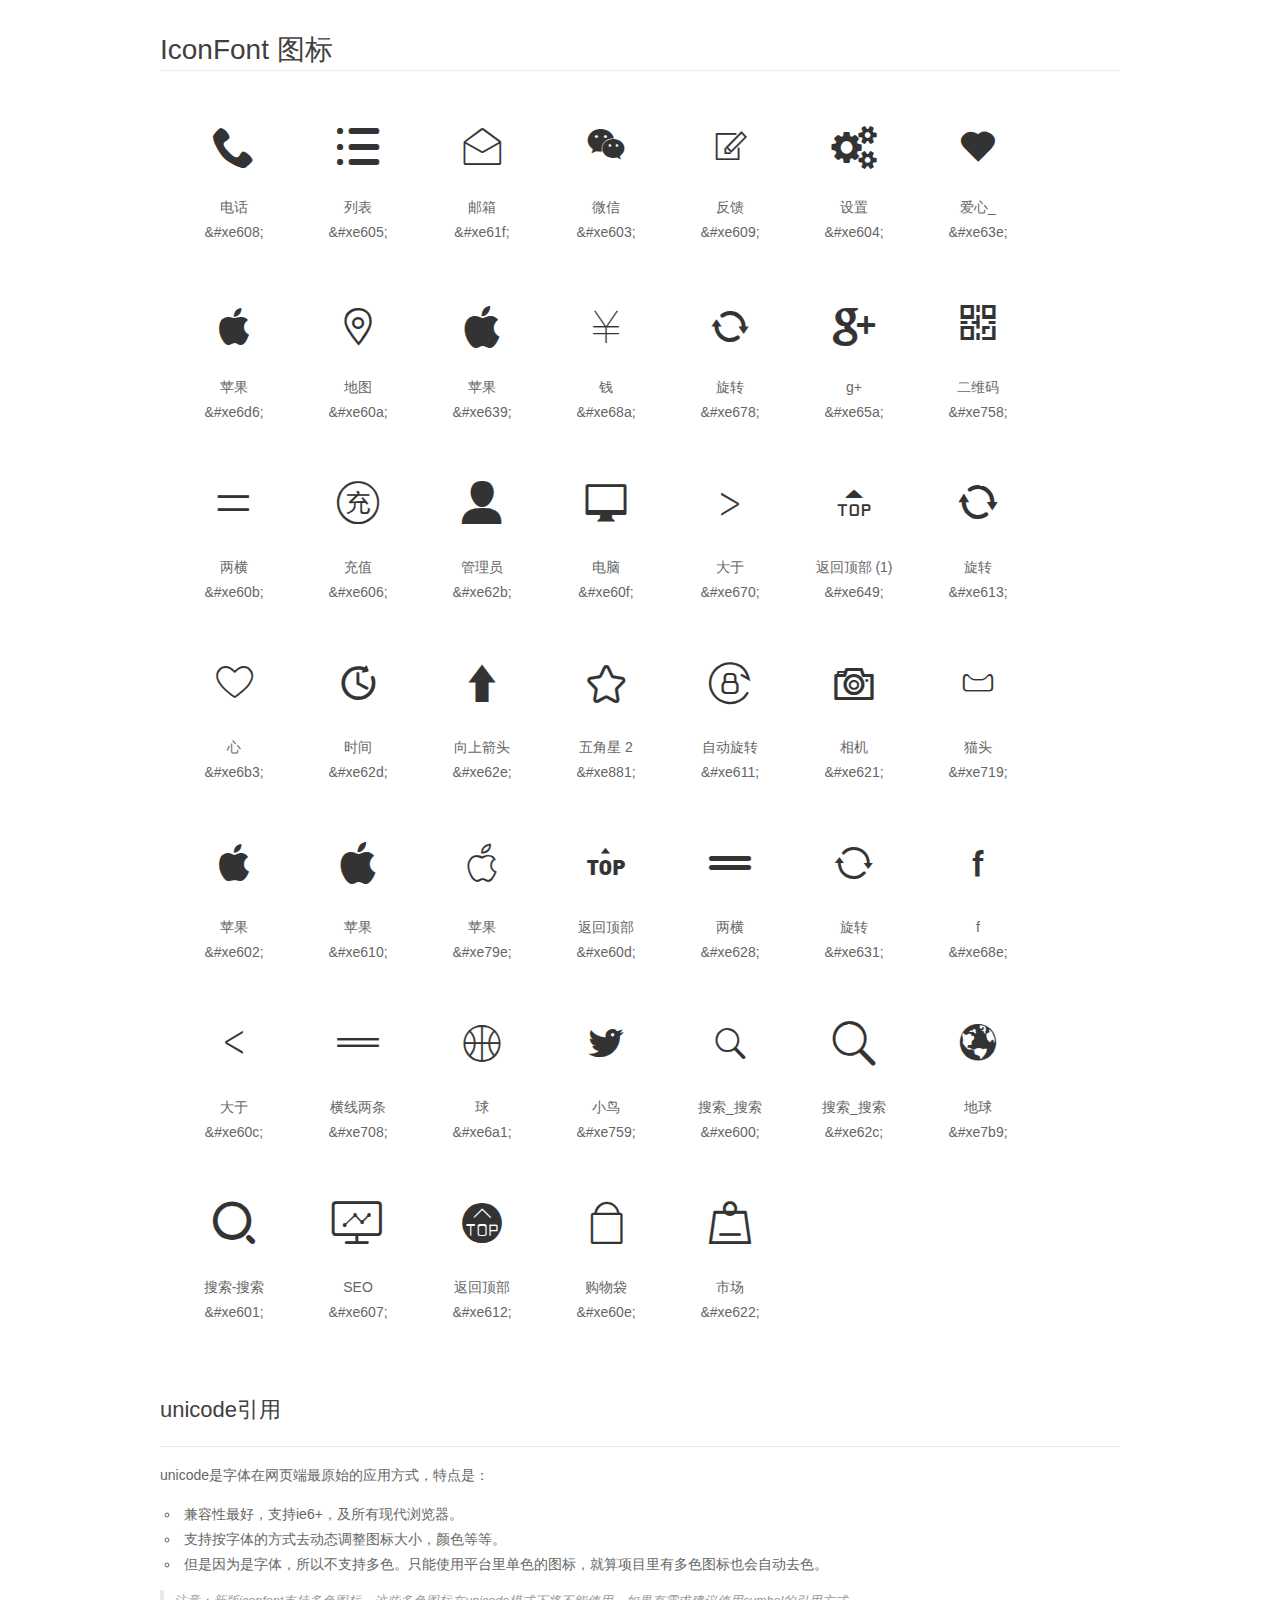
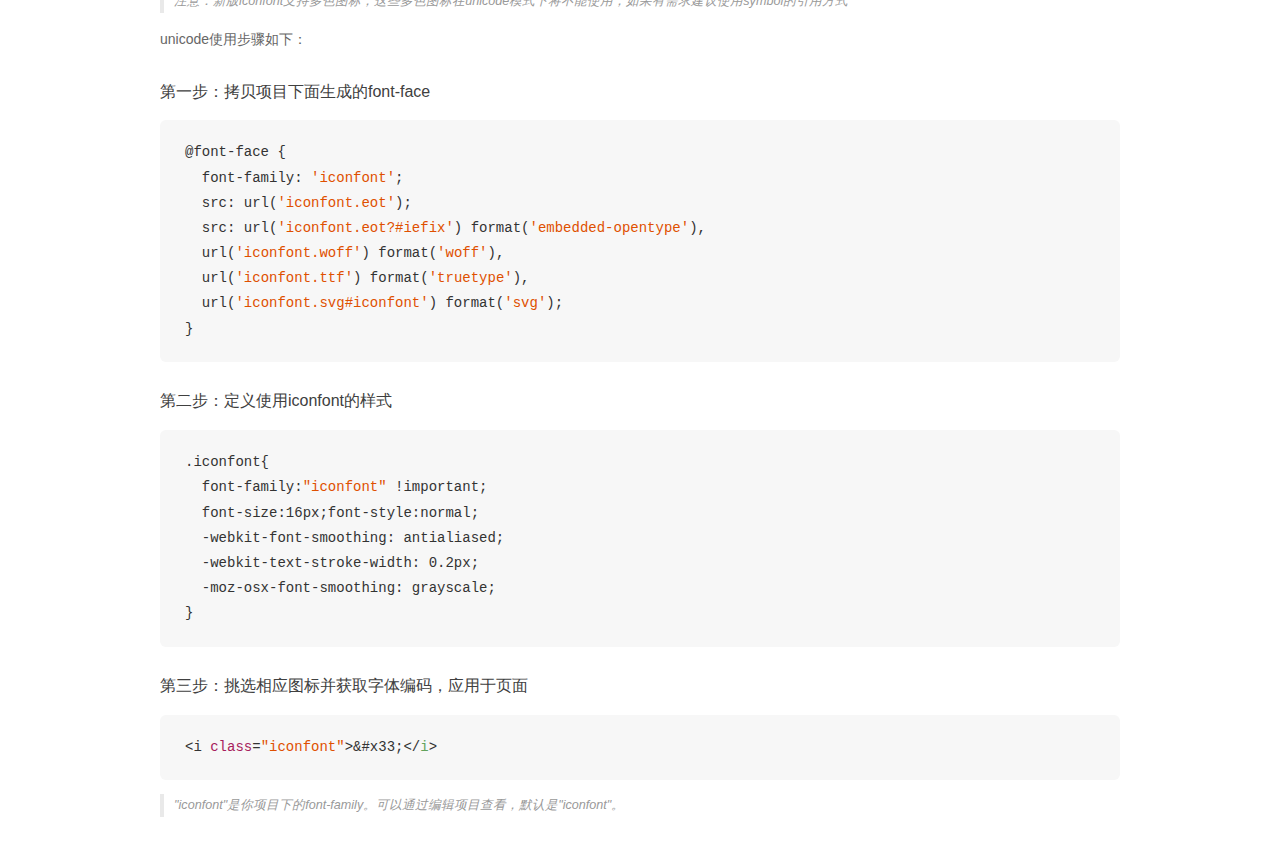
<file: font/demo_unicode.html>
<!DOCTYPE html>
<html>
<head>
    <meta charset="utf-8"/>
    <title>IconFont</title>
    <link rel="stylesheet" href="demo.css">

    <style type="text/css">

        @font-face {font-family: "iconfont";
          src: url('iconfont.eot'); /* IE9*/
          src: url('iconfont.eot#iefix') format('embedded-opentype'), /* IE6-IE8 */
          url('iconfont.woff') format('woff'), /* chrome, firefox */
          url('iconfont.ttf') format('truetype'), /* chrome, firefox, opera, Safari, Android, iOS 4.2+*/
          url('iconfont.svg#iconfont') format('svg'); /* iOS 4.1- */
        }

        .iconfont {
          font-family:"iconfont" !important;
          font-size:16px;
          font-style:normal;
          -webkit-font-smoothing: antialiased;
          -webkit-text-stroke-width: 0.2px;
          -moz-osx-font-smoothing: grayscale;
        }

    </style>
</head>
<body>
    <div class="main markdown">
        <h1>IconFont 图标</h1>
        <ul class="icon_lists clear">
            
                <li>
                <i class="icon iconfont">&#xe608;</i>
                    <div class="name">电话</div>
                    <div class="code">&amp;#xe608;</div>
                </li>
            
                <li>
                <i class="icon iconfont">&#xe605;</i>
                    <div class="name">列表</div>
                    <div class="code">&amp;#xe605;</div>
                </li>
            
                <li>
                <i class="icon iconfont">&#xe61f;</i>
                    <div class="name">邮箱</div>
                    <div class="code">&amp;#xe61f;</div>
                </li>
            
                <li>
                <i class="icon iconfont">&#xe603;</i>
                    <div class="name">微信</div>
                    <div class="code">&amp;#xe603;</div>
                </li>
            
                <li>
                <i class="icon iconfont">&#xe609;</i>
                    <div class="name">反馈</div>
                    <div class="code">&amp;#xe609;</div>
                </li>
            
                <li>
                <i class="icon iconfont">&#xe604;</i>
                    <div class="name">设置</div>
                    <div class="code">&amp;#xe604;</div>
                </li>
            
                <li>
                <i class="icon iconfont">&#xe63e;</i>
                    <div class="name">爱心_</div>
                    <div class="code">&amp;#xe63e;</div>
                </li>
            
                <li>
                <i class="icon iconfont">&#xe6d6;</i>
                    <div class="name">苹果</div>
                    <div class="code">&amp;#xe6d6;</div>
                </li>
            
                <li>
                <i class="icon iconfont">&#xe60a;</i>
                    <div class="name">地图</div>
                    <div class="code">&amp;#xe60a;</div>
                </li>
            
                <li>
                <i class="icon iconfont">&#xe639;</i>
                    <div class="name">苹果</div>
                    <div class="code">&amp;#xe639;</div>
                </li>
            
                <li>
                <i class="icon iconfont">&#xe68a;</i>
                    <div class="name">钱</div>
                    <div class="code">&amp;#xe68a;</div>
                </li>
            
                <li>
                <i class="icon iconfont">&#xe678;</i>
                    <div class="name">旋转</div>
                    <div class="code">&amp;#xe678;</div>
                </li>
            
                <li>
                <i class="icon iconfont">&#xe65a;</i>
                    <div class="name">g+</div>
                    <div class="code">&amp;#xe65a;</div>
                </li>
            
                <li>
                <i class="icon iconfont">&#xe758;</i>
                    <div class="name">二维码</div>
                    <div class="code">&amp;#xe758;</div>
                </li>
            
                <li>
                <i class="icon iconfont">&#xe60b;</i>
                    <div class="name">两横</div>
                    <div class="code">&amp;#xe60b;</div>
                </li>
            
                <li>
                <i class="icon iconfont">&#xe606;</i>
                    <div class="name">充值</div>
                    <div class="code">&amp;#xe606;</div>
                </li>
            
                <li>
                <i class="icon iconfont">&#xe62b;</i>
                    <div class="name">管理员</div>
                    <div class="code">&amp;#xe62b;</div>
                </li>
            
                <li>
                <i class="icon iconfont">&#xe60f;</i>
                    <div class="name">电脑</div>
                    <div class="code">&amp;#xe60f;</div>
                </li>
            
                <li>
                <i class="icon iconfont">&#xe670;</i>
                    <div class="name">大于</div>
                    <div class="code">&amp;#xe670;</div>
                </li>
            
                <li>
                <i class="icon iconfont">&#xe649;</i>
                    <div class="name">返回顶部 (1)</div>
                    <div class="code">&amp;#xe649;</div>
                </li>
            
                <li>
                <i class="icon iconfont">&#xe613;</i>
                    <div class="name">旋转</div>
                    <div class="code">&amp;#xe613;</div>
                </li>
            
                <li>
                <i class="icon iconfont">&#xe6b3;</i>
                    <div class="name">心</div>
                    <div class="code">&amp;#xe6b3;</div>
                </li>
            
                <li>
                <i class="icon iconfont">&#xe62d;</i>
                    <div class="name">时间</div>
                    <div class="code">&amp;#xe62d;</div>
                </li>
            
                <li>
                <i class="icon iconfont">&#xe62e;</i>
                    <div class="name">向上箭头</div>
                    <div class="code">&amp;#xe62e;</div>
                </li>
            
                <li>
                <i class="icon iconfont">&#xe881;</i>
                    <div class="name">五角星 2</div>
                    <div class="code">&amp;#xe881;</div>
                </li>
            
                <li>
                <i class="icon iconfont">&#xe611;</i>
                    <div class="name">自动旋转</div>
                    <div class="code">&amp;#xe611;</div>
                </li>
            
                <li>
                <i class="icon iconfont">&#xe621;</i>
                    <div class="name">相机</div>
                    <div class="code">&amp;#xe621;</div>
                </li>
            
                <li>
                <i class="icon iconfont">&#xe719;</i>
                    <div class="name">猫头</div>
                    <div class="code">&amp;#xe719;</div>
                </li>
            
                <li>
                <i class="icon iconfont">&#xe602;</i>
                    <div class="name">苹果</div>
                    <div class="code">&amp;#xe602;</div>
                </li>
            
                <li>
                <i class="icon iconfont">&#xe610;</i>
                    <div class="name">苹果</div>
                    <div class="code">&amp;#xe610;</div>
                </li>
            
                <li>
                <i class="icon iconfont">&#xe79e;</i>
                    <div class="name">苹果</div>
                    <div class="code">&amp;#xe79e;</div>
                </li>
            
                <li>
                <i class="icon iconfont">&#xe60d;</i>
                    <div class="name">返回顶部</div>
                    <div class="code">&amp;#xe60d;</div>
                </li>
            
                <li>
                <i class="icon iconfont">&#xe628;</i>
                    <div class="name">两横</div>
                    <div class="code">&amp;#xe628;</div>
                </li>
            
                <li>
                <i class="icon iconfont">&#xe631;</i>
                    <div class="name">旋转</div>
                    <div class="code">&amp;#xe631;</div>
                </li>
            
                <li>
                <i class="icon iconfont">&#xe68e;</i>
                    <div class="name">f</div>
                    <div class="code">&amp;#xe68e;</div>
                </li>
            
                <li>
                <i class="icon iconfont">&#xe60c;</i>
                    <div class="name">大于</div>
                    <div class="code">&amp;#xe60c;</div>
                </li>
            
                <li>
                <i class="icon iconfont">&#xe708;</i>
                    <div class="name">横线两条</div>
                    <div class="code">&amp;#xe708;</div>
                </li>
            
                <li>
                <i class="icon iconfont">&#xe6a1;</i>
                    <div class="name">球</div>
                    <div class="code">&amp;#xe6a1;</div>
                </li>
            
                <li>
                <i class="icon iconfont">&#xe759;</i>
                    <div class="name">小鸟</div>
                    <div class="code">&amp;#xe759;</div>
                </li>
            
                <li>
                <i class="icon iconfont">&#xe600;</i>
                    <div class="name">搜索_搜索</div>
                    <div class="code">&amp;#xe600;</div>
                </li>
            
                <li>
                <i class="icon iconfont">&#xe62c;</i>
                    <div class="name">搜索_搜索</div>
                    <div class="code">&amp;#xe62c;</div>
                </li>
            
                <li>
                <i class="icon iconfont">&#xe7b9;</i>
                    <div class="name">地球</div>
                    <div class="code">&amp;#xe7b9;</div>
                </li>
            
                <li>
                <i class="icon iconfont">&#xe601;</i>
                    <div class="name">搜索-搜索</div>
                    <div class="code">&amp;#xe601;</div>
                </li>
            
                <li>
                <i class="icon iconfont">&#xe607;</i>
                    <div class="name">SEO</div>
                    <div class="code">&amp;#xe607;</div>
                </li>
            
                <li>
                <i class="icon iconfont">&#xe612;</i>
                    <div class="name">返回顶部</div>
                    <div class="code">&amp;#xe612;</div>
                </li>
            
                <li>
                <i class="icon iconfont">&#xe60e;</i>
                    <div class="name">购物袋</div>
                    <div class="code">&amp;#xe60e;</div>
                </li>
            
                <li>
                <i class="icon iconfont">&#xe622;</i>
                    <div class="name">市场</div>
                    <div class="code">&amp;#xe622;</div>
                </li>
            
        </ul>
        <h2 id="unicode-">unicode引用</h2>
        <hr>

        <p>unicode是字体在网页端最原始的应用方式，特点是：</p>
        <ul>
        <li>兼容性最好，支持ie6+，及所有现代浏览器。</li>
        <li>支持按字体的方式去动态调整图标大小，颜色等等。</li>
        <li>但是因为是字体，所以不支持多色。只能使用平台里单色的图标，就算项目里有多色图标也会自动去色。</li>
        </ul>
        <blockquote>
        <p>注意：新版iconfont支持多色图标，这些多色图标在unicode模式下将不能使用，如果有需求建议使用symbol的引用方式</p>
        </blockquote>
        <p>unicode使用步骤如下：</p>
        <h3 id="-font-face">第一步：拷贝项目下面生成的font-face</h3>
        <pre><code class="lang-js hljs javascript">@font-face {
  font-family: <span class="hljs-string">'iconfont'</span>;
  src: url(<span class="hljs-string">'iconfont.eot'</span>);
  src: url(<span class="hljs-string">'iconfont.eot?#iefix'</span>) format(<span class="hljs-string">'embedded-opentype'</span>),
  url(<span class="hljs-string">'iconfont.woff'</span>) format(<span class="hljs-string">'woff'</span>),
  url(<span class="hljs-string">'iconfont.ttf'</span>) format(<span class="hljs-string">'truetype'</span>),
  url(<span class="hljs-string">'iconfont.svg#iconfont'</span>) format(<span class="hljs-string">'svg'</span>);
}
</code></pre>
        <h3 id="-iconfont-">第二步：定义使用iconfont的样式</h3>
        <pre><code class="lang-js hljs javascript">.iconfont{
  font-family:<span class="hljs-string">"iconfont"</span> !important;
  font-size:<span class="hljs-number">16</span>px;font-style:normal;
  -webkit-font-smoothing: antialiased;
  -webkit-text-stroke-width: <span class="hljs-number">0.2</span>px;
  -moz-osx-font-smoothing: grayscale;
}
</code></pre>
        <h3 id="-">第三步：挑选相应图标并获取字体编码，应用于页面</h3>
        <pre><code class="lang-js hljs javascript">&lt;i <span class="hljs-class"><span class="hljs-keyword">class</span></span>=<span class="hljs-string">"iconfont"</span>&gt;&amp;#x33;<span class="xml"><span class="hljs-tag">&lt;/<span class="hljs-name">i</span>&gt;</span></span></code></pre>

        <blockquote>
        <p>"iconfont"是你项目下的font-family。可以通过编辑项目查看，默认是"iconfont"。</p>
        </blockquote>
    </div>


</body>
</html>
</file>
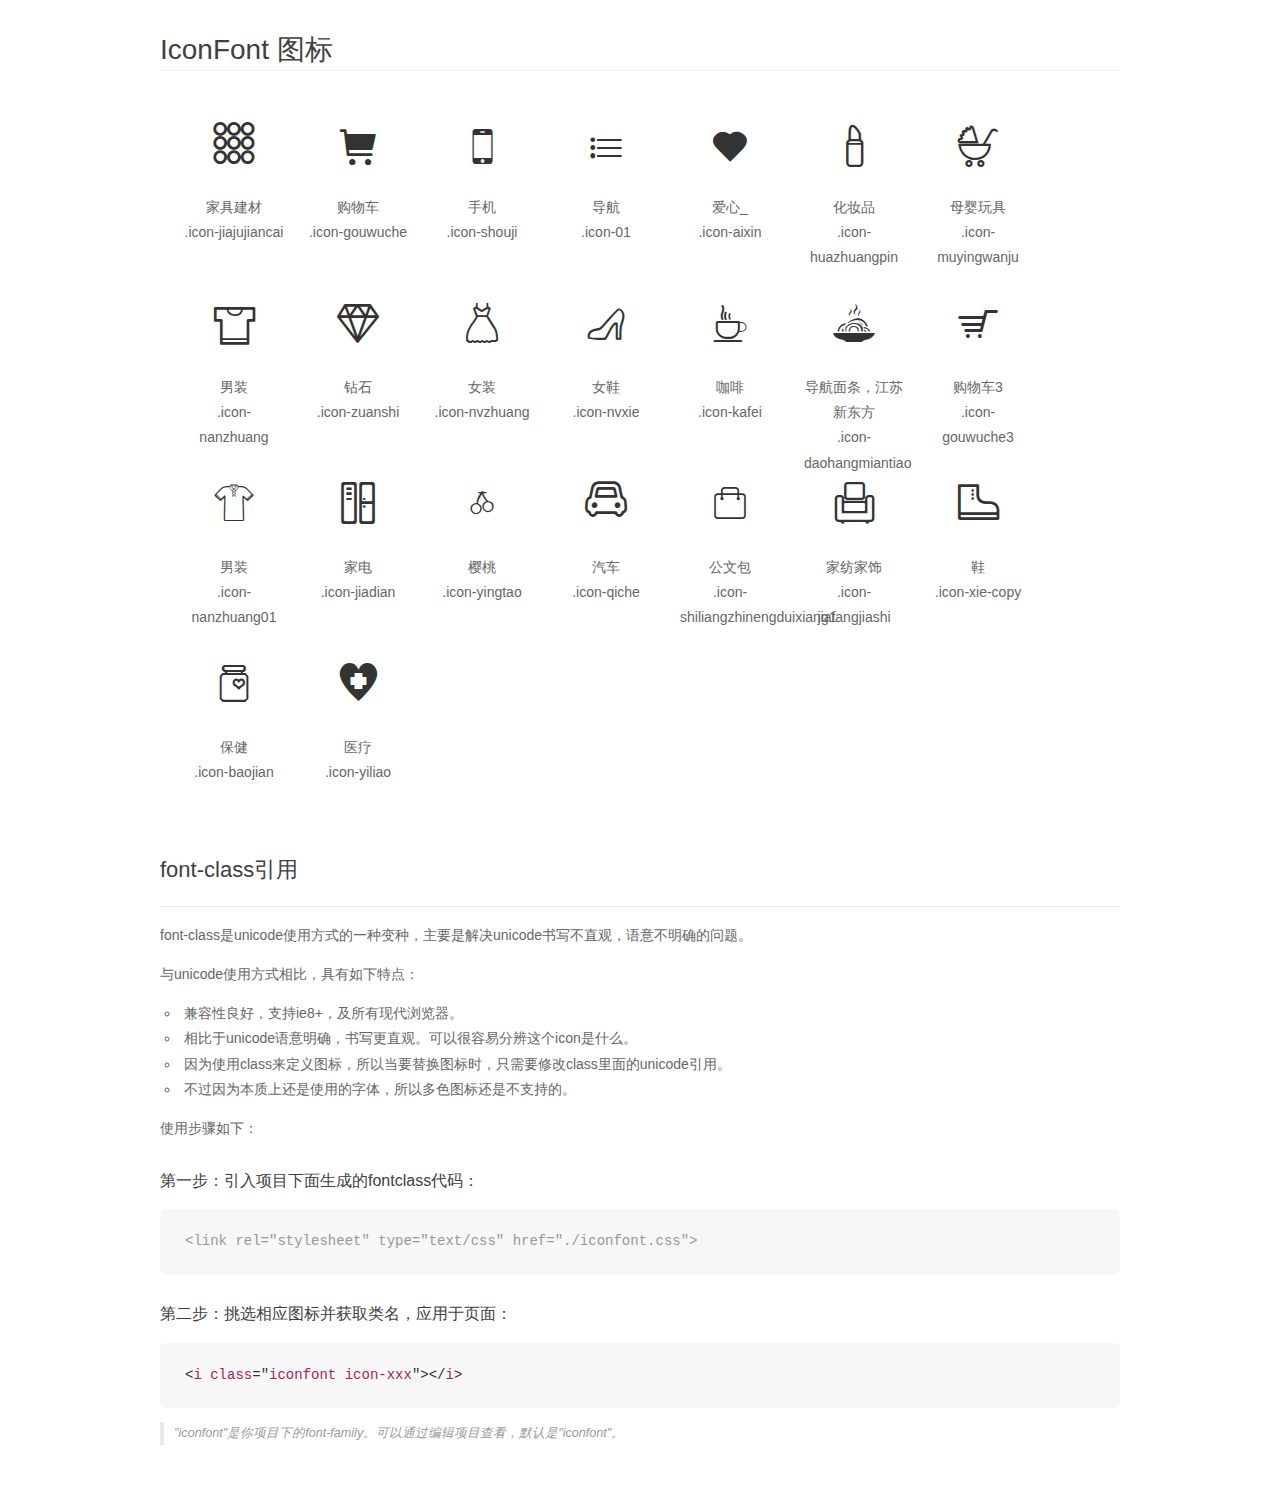
<file: font1/demo_fontclass.html>
<!DOCTYPE html>
<html>
<head>
    <meta charset="utf-8"/>
    <title>IconFont</title>
    <link rel="stylesheet" href="demo.css">
    <link rel="stylesheet" href="iconfont.css">
</head>
<body>
    <div class="main markdown">
        <h1>IconFont 图标</h1>
        <ul class="icon_lists clear">
            
                <li>
                <i class="icon iconfont icon-jiajujiancai"></i>
                    <div class="name">家具建材</div>
                    <div class="fontclass">.icon-jiajujiancai</div>
                </li>
            
                <li>
                <i class="icon iconfont icon-gouwuche"></i>
                    <div class="name">购物车</div>
                    <div class="fontclass">.icon-gouwuche</div>
                </li>
            
                <li>
                <i class="icon iconfont icon-shouji"></i>
                    <div class="name">手机</div>
                    <div class="fontclass">.icon-shouji</div>
                </li>
            
                <li>
                <i class="icon iconfont icon-01"></i>
                    <div class="name">导航</div>
                    <div class="fontclass">.icon-01</div>
                </li>
            
                <li>
                <i class="icon iconfont icon-aixin"></i>
                    <div class="name">爱心_</div>
                    <div class="fontclass">.icon-aixin</div>
                </li>
            
                <li>
                <i class="icon iconfont icon-huazhuangpin"></i>
                    <div class="name">化妆品</div>
                    <div class="fontclass">.icon-huazhuangpin</div>
                </li>
            
                <li>
                <i class="icon iconfont icon-muyingwanju"></i>
                    <div class="name">母婴玩具</div>
                    <div class="fontclass">.icon-muyingwanju</div>
                </li>
            
                <li>
                <i class="icon iconfont icon-nanzhuang"></i>
                    <div class="name">男装</div>
                    <div class="fontclass">.icon-nanzhuang</div>
                </li>
            
                <li>
                <i class="icon iconfont icon-zuanshi"></i>
                    <div class="name">钻石</div>
                    <div class="fontclass">.icon-zuanshi</div>
                </li>
            
                <li>
                <i class="icon iconfont icon-nvzhuang"></i>
                    <div class="name">女装</div>
                    <div class="fontclass">.icon-nvzhuang</div>
                </li>
            
                <li>
                <i class="icon iconfont icon-nvxie"></i>
                    <div class="name">女鞋</div>
                    <div class="fontclass">.icon-nvxie</div>
                </li>
            
                <li>
                <i class="icon iconfont icon-kafei"></i>
                    <div class="name">咖啡</div>
                    <div class="fontclass">.icon-kafei</div>
                </li>
            
                <li>
                <i class="icon iconfont icon-daohangmiantiao"></i>
                    <div class="name">导航面条，江苏新东方</div>
                    <div class="fontclass">.icon-daohangmiantiao</div>
                </li>
            
                <li>
                <i class="icon iconfont icon-gouwuche3"></i>
                    <div class="name">购物车3</div>
                    <div class="fontclass">.icon-gouwuche3</div>
                </li>
            
                <li>
                <i class="icon iconfont icon-nanzhuang01"></i>
                    <div class="name">男装</div>
                    <div class="fontclass">.icon-nanzhuang01</div>
                </li>
            
                <li>
                <i class="icon iconfont icon-jiadian"></i>
                    <div class="name">家电</div>
                    <div class="fontclass">.icon-jiadian</div>
                </li>
            
                <li>
                <i class="icon iconfont icon-yingtao"></i>
                    <div class="name">樱桃</div>
                    <div class="fontclass">.icon-yingtao</div>
                </li>
            
                <li>
                <i class="icon iconfont icon-qiche"></i>
                    <div class="name">汽车</div>
                    <div class="fontclass">.icon-qiche</div>
                </li>
            
                <li>
                <i class="icon iconfont icon-shiliangzhinengduixiang1"></i>
                    <div class="name">公文包</div>
                    <div class="fontclass">.icon-shiliangzhinengduixiang1</div>
                </li>
            
                <li>
                <i class="icon iconfont icon-jiafangjiashi"></i>
                    <div class="name">家纺家饰</div>
                    <div class="fontclass">.icon-jiafangjiashi</div>
                </li>
            
                <li>
                <i class="icon iconfont icon-xie-copy"></i>
                    <div class="name">鞋</div>
                    <div class="fontclass">.icon-xie-copy</div>
                </li>
            
                <li>
                <i class="icon iconfont icon-baojian"></i>
                    <div class="name">保健</div>
                    <div class="fontclass">.icon-baojian</div>
                </li>
            
                <li>
                <i class="icon iconfont icon-yiliao"></i>
                    <div class="name">医疗</div>
                    <div class="fontclass">.icon-yiliao</div>
                </li>
            
        </ul>

        <h2 id="font-class-">font-class引用</h2>
        <hr>

        <p>font-class是unicode使用方式的一种变种，主要是解决unicode书写不直观，语意不明确的问题。</p>
        <p>与unicode使用方式相比，具有如下特点：</p>
        <ul>
        <li>兼容性良好，支持ie8+，及所有现代浏览器。</li>
        <li>相比于unicode语意明确，书写更直观。可以很容易分辨这个icon是什么。</li>
        <li>因为使用class来定义图标，所以当要替换图标时，只需要修改class里面的unicode引用。</li>
        <li>不过因为本质上还是使用的字体，所以多色图标还是不支持的。</li>
        </ul>
        <p>使用步骤如下：</p>
        <h3 id="-fontclass-">第一步：引入项目下面生成的fontclass代码：</h3>


        <pre><code class="lang-js hljs javascript"><span class="hljs-comment">&lt;link rel="stylesheet" type="text/css" href="./iconfont.css"&gt;</span></code></pre>
        <h3 id="-">第二步：挑选相应图标并获取类名，应用于页面：</h3>
        <pre><code class="lang-css hljs">&lt;<span class="hljs-selector-tag">i</span> <span class="hljs-selector-tag">class</span>="<span class="hljs-selector-tag">iconfont</span> <span class="hljs-selector-tag">icon-xxx</span>"&gt;&lt;/<span class="hljs-selector-tag">i</span>&gt;</code></pre>
        <blockquote>
        <p>"iconfont"是你项目下的font-family。可以通过编辑项目查看，默认是"iconfont"。</p>
        </blockquote>
    </div>
</body>
</html>
</file>
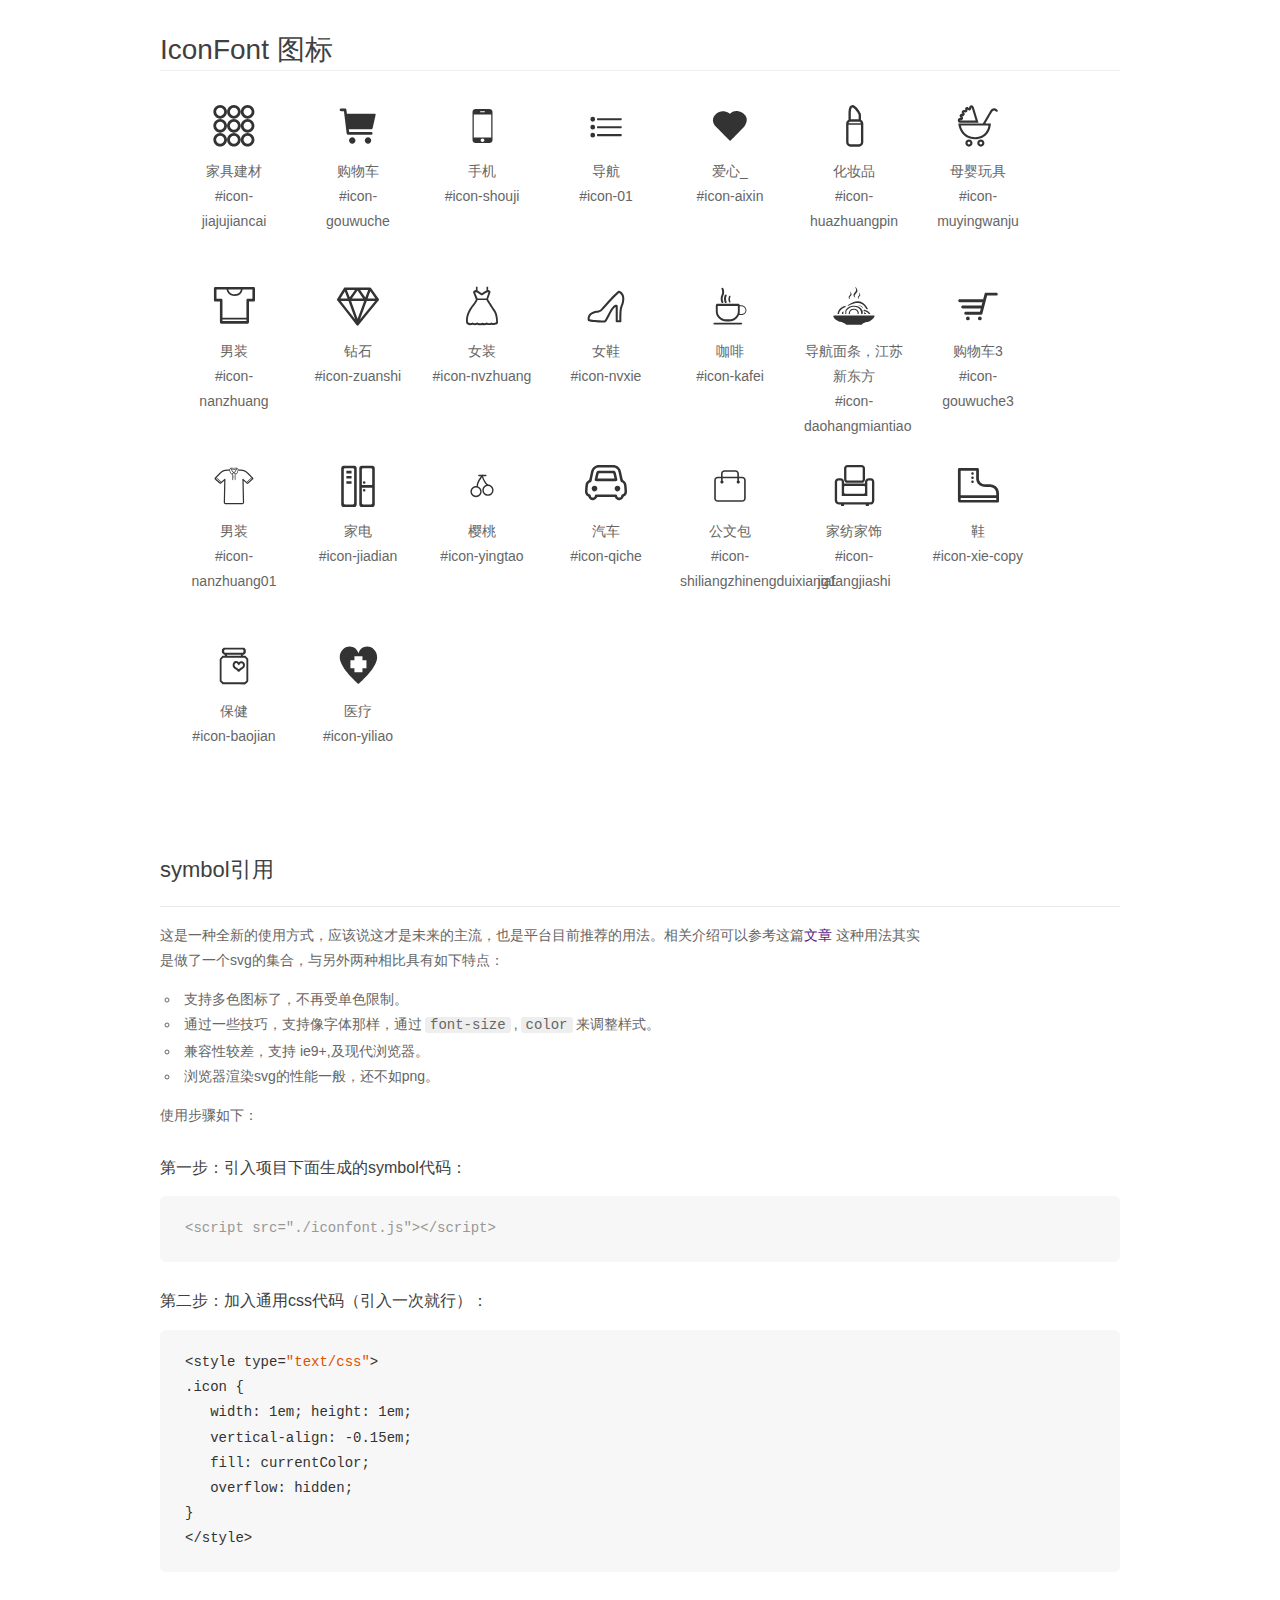
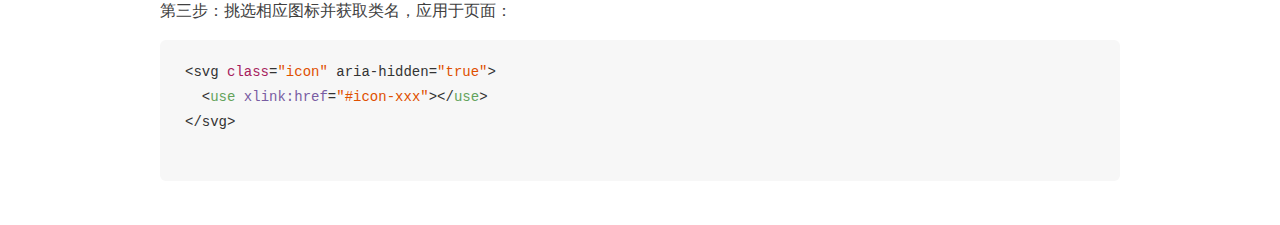
<file: font1/demo_symbol.html>
<!DOCTYPE html>
<html>
<head>
    <meta charset="utf-8"/>
    <title>IconFont</title>
    <link rel="stylesheet" href="demo.css">
    <script src="iconfont.js"></script>

    <style type="text/css">
        .icon {
          /* 通过设置 font-size 来改变图标大小 */
          width: 1em; height: 1em;
          /* 图标和文字相邻时，垂直对齐 */
          vertical-align: -0.15em;
          /* 通过设置 color 来改变 SVG 的颜色/fill */
          fill: currentColor;
          /* path 和 stroke 溢出 viewBox 部分在 IE 下会显示
             normalize.css 中也包含这行 */
          overflow: hidden;
        }

    </style>
</head>
<body>
    <div class="main markdown">
        <h1>IconFont 图标</h1>
        <ul class="icon_lists clear">
            
                <li>
                    <svg class="icon" aria-hidden="true">
                        <use xlink:href="#icon-jiajujiancai"></use>
                    </svg>
                    <div class="name">家具建材</div>
                    <div class="fontclass">#icon-jiajujiancai</div>
                </li>
            
                <li>
                    <svg class="icon" aria-hidden="true">
                        <use xlink:href="#icon-gouwuche"></use>
                    </svg>
                    <div class="name">购物车</div>
                    <div class="fontclass">#icon-gouwuche</div>
                </li>
            
                <li>
                    <svg class="icon" aria-hidden="true">
                        <use xlink:href="#icon-shouji"></use>
                    </svg>
                    <div class="name">手机</div>
                    <div class="fontclass">#icon-shouji</div>
                </li>
            
                <li>
                    <svg class="icon" aria-hidden="true">
                        <use xlink:href="#icon-01"></use>
                    </svg>
                    <div class="name">导航</div>
                    <div class="fontclass">#icon-01</div>
                </li>
            
                <li>
                    <svg class="icon" aria-hidden="true">
                        <use xlink:href="#icon-aixin"></use>
                    </svg>
                    <div class="name">爱心_</div>
                    <div class="fontclass">#icon-aixin</div>
                </li>
            
                <li>
                    <svg class="icon" aria-hidden="true">
                        <use xlink:href="#icon-huazhuangpin"></use>
                    </svg>
                    <div class="name">化妆品</div>
                    <div class="fontclass">#icon-huazhuangpin</div>
                </li>
            
                <li>
                    <svg class="icon" aria-hidden="true">
                        <use xlink:href="#icon-muyingwanju"></use>
                    </svg>
                    <div class="name">母婴玩具</div>
                    <div class="fontclass">#icon-muyingwanju</div>
                </li>
            
                <li>
                    <svg class="icon" aria-hidden="true">
                        <use xlink:href="#icon-nanzhuang"></use>
                    </svg>
                    <div class="name">男装</div>
                    <div class="fontclass">#icon-nanzhuang</div>
                </li>
            
                <li>
                    <svg class="icon" aria-hidden="true">
                        <use xlink:href="#icon-zuanshi"></use>
                    </svg>
                    <div class="name">钻石</div>
                    <div class="fontclass">#icon-zuanshi</div>
                </li>
            
                <li>
                    <svg class="icon" aria-hidden="true">
                        <use xlink:href="#icon-nvzhuang"></use>
                    </svg>
                    <div class="name">女装</div>
                    <div class="fontclass">#icon-nvzhuang</div>
                </li>
            
                <li>
                    <svg class="icon" aria-hidden="true">
                        <use xlink:href="#icon-nvxie"></use>
                    </svg>
                    <div class="name">女鞋</div>
                    <div class="fontclass">#icon-nvxie</div>
                </li>
            
                <li>
                    <svg class="icon" aria-hidden="true">
                        <use xlink:href="#icon-kafei"></use>
                    </svg>
                    <div class="name">咖啡</div>
                    <div class="fontclass">#icon-kafei</div>
                </li>
            
                <li>
                    <svg class="icon" aria-hidden="true">
                        <use xlink:href="#icon-daohangmiantiao"></use>
                    </svg>
                    <div class="name">导航面条，江苏新东方</div>
                    <div class="fontclass">#icon-daohangmiantiao</div>
                </li>
            
                <li>
                    <svg class="icon" aria-hidden="true">
                        <use xlink:href="#icon-gouwuche3"></use>
                    </svg>
                    <div class="name">购物车3</div>
                    <div class="fontclass">#icon-gouwuche3</div>
                </li>
            
                <li>
                    <svg class="icon" aria-hidden="true">
                        <use xlink:href="#icon-nanzhuang01"></use>
                    </svg>
                    <div class="name">男装</div>
                    <div class="fontclass">#icon-nanzhuang01</div>
                </li>
            
                <li>
                    <svg class="icon" aria-hidden="true">
                        <use xlink:href="#icon-jiadian"></use>
                    </svg>
                    <div class="name">家电</div>
                    <div class="fontclass">#icon-jiadian</div>
                </li>
            
                <li>
                    <svg class="icon" aria-hidden="true">
                        <use xlink:href="#icon-yingtao"></use>
                    </svg>
                    <div class="name">樱桃</div>
                    <div class="fontclass">#icon-yingtao</div>
                </li>
            
                <li>
                    <svg class="icon" aria-hidden="true">
                        <use xlink:href="#icon-qiche"></use>
                    </svg>
                    <div class="name">汽车</div>
                    <div class="fontclass">#icon-qiche</div>
                </li>
            
                <li>
                    <svg class="icon" aria-hidden="true">
                        <use xlink:href="#icon-shiliangzhinengduixiang1"></use>
                    </svg>
                    <div class="name">公文包</div>
                    <div class="fontclass">#icon-shiliangzhinengduixiang1</div>
                </li>
            
                <li>
                    <svg class="icon" aria-hidden="true">
                        <use xlink:href="#icon-jiafangjiashi"></use>
                    </svg>
                    <div class="name">家纺家饰</div>
                    <div class="fontclass">#icon-jiafangjiashi</div>
                </li>
            
                <li>
                    <svg class="icon" aria-hidden="true">
                        <use xlink:href="#icon-xie-copy"></use>
                    </svg>
                    <div class="name">鞋</div>
                    <div class="fontclass">#icon-xie-copy</div>
                </li>
            
                <li>
                    <svg class="icon" aria-hidden="true">
                        <use xlink:href="#icon-baojian"></use>
                    </svg>
                    <div class="name">保健</div>
                    <div class="fontclass">#icon-baojian</div>
                </li>
            
                <li>
                    <svg class="icon" aria-hidden="true">
                        <use xlink:href="#icon-yiliao"></use>
                    </svg>
                    <div class="name">医疗</div>
                    <div class="fontclass">#icon-yiliao</div>
                </li>
            
        </ul>


        <h2 id="symbol-">symbol引用</h2>
        <hr>

        <p>这是一种全新的使用方式，应该说这才是未来的主流，也是平台目前推荐的用法。相关介绍可以参考这篇<a href="">文章</a>
        这种用法其实是做了一个svg的集合，与另外两种相比具有如下特点：</p>
        <ul>
          <li>支持多色图标了，不再受单色限制。</li>
          <li>通过一些技巧，支持像字体那样，通过<code>font-size</code>,<code>color</code>来调整样式。</li>
          <li>兼容性较差，支持 ie9+,及现代浏览器。</li>
          <li>浏览器渲染svg的性能一般，还不如png。</li>
        </ul>
        <p>使用步骤如下：</p>
        <h3 id="-symbol-">第一步：引入项目下面生成的symbol代码：</h3>
        <pre><code class="lang-js hljs javascript"><span class="hljs-comment">&lt;script src="./iconfont.js"&gt;&lt;/script&gt;</span></code></pre>
        <h3 id="-css-">第二步：加入通用css代码（引入一次就行）：</h3>
        <pre><code class="lang-js hljs javascript">&lt;style type=<span class="hljs-string">"text/css"</span>&gt;
.icon {
   width: <span class="hljs-number">1</span>em; height: <span class="hljs-number">1</span>em;
   vertical-align: <span class="hljs-number">-0.15</span>em;
   fill: currentColor;
   overflow: hidden;
}
&lt;<span class="hljs-regexp">/style&gt;</span></code></pre>
        <h3 id="-">第三步：挑选相应图标并获取类名，应用于页面：</h3>
        <pre><code class="lang-js hljs javascript">&lt;svg <span class="hljs-class"><span class="hljs-keyword">class</span></span>=<span class="hljs-string">"icon"</span> aria-hidden=<span class="hljs-string">"true"</span>&gt;<span class="xml"><span class="hljs-tag">
  &lt;<span class="hljs-name">use</span> <span class="hljs-attr">xlink:href</span>=<span class="hljs-string">"#icon-xxx"</span>&gt;</span><span class="hljs-tag">&lt;/<span class="hljs-name">use</span>&gt;</span>
</span>&lt;<span class="hljs-regexp">/svg&gt;
        </span></code></pre>
    </div>
</body>
</html>
</file>
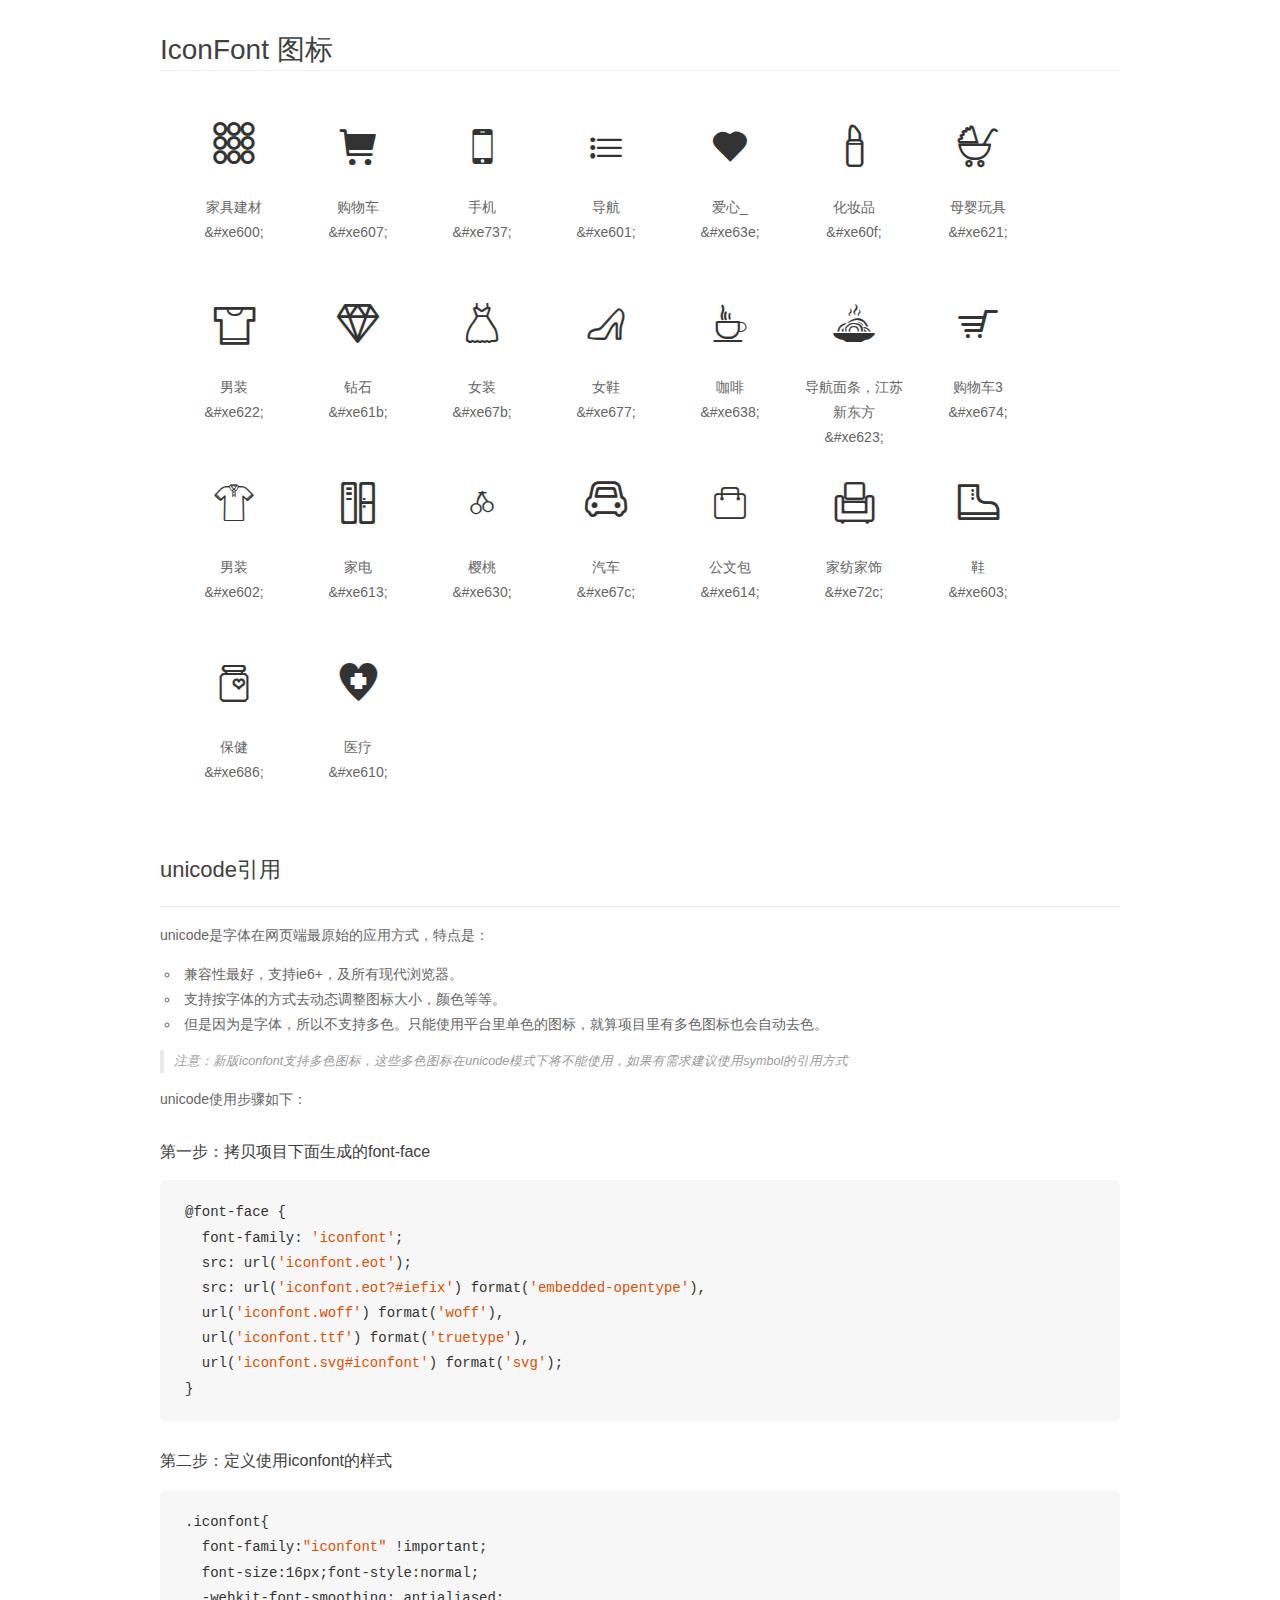
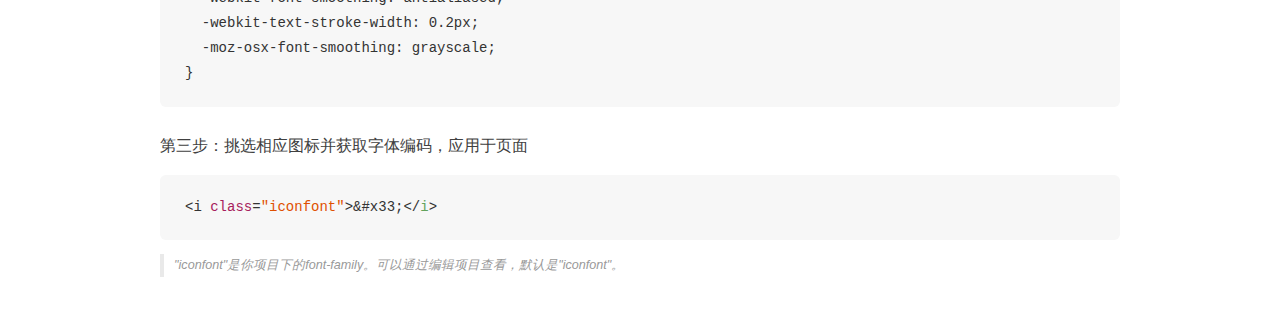
<file: font1/demo_unicode.html>
<!DOCTYPE html>
<html>
<head>
    <meta charset="utf-8"/>
    <title>IconFont</title>
    <link rel="stylesheet" href="demo.css">

    <style type="text/css">

        @font-face {font-family: "iconfont";
          src: url('iconfont.eot'); /* IE9*/
          src: url('iconfont.eot#iefix') format('embedded-opentype'), /* IE6-IE8 */
          url('iconfont.woff') format('woff'), /* chrome, firefox */
          url('iconfont.ttf') format('truetype'), /* chrome, firefox, opera, Safari, Android, iOS 4.2+*/
          url('iconfont.svg#iconfont') format('svg'); /* iOS 4.1- */
        }

        .iconfont {
          font-family:"iconfont" !important;
          font-size:16px;
          font-style:normal;
          -webkit-font-smoothing: antialiased;
          -webkit-text-stroke-width: 0.2px;
          -moz-osx-font-smoothing: grayscale;
        }

    </style>
</head>
<body>
    <div class="main markdown">
        <h1>IconFont 图标</h1>
        <ul class="icon_lists clear">
            
                <li>
                <i class="icon iconfont">&#xe600;</i>
                    <div class="name">家具建材</div>
                    <div class="code">&amp;#xe600;</div>
                </li>
            
                <li>
                <i class="icon iconfont">&#xe607;</i>
                    <div class="name">购物车</div>
                    <div class="code">&amp;#xe607;</div>
                </li>
            
                <li>
                <i class="icon iconfont">&#xe737;</i>
                    <div class="name">手机</div>
                    <div class="code">&amp;#xe737;</div>
                </li>
            
                <li>
                <i class="icon iconfont">&#xe601;</i>
                    <div class="name">导航</div>
                    <div class="code">&amp;#xe601;</div>
                </li>
            
                <li>
                <i class="icon iconfont">&#xe63e;</i>
                    <div class="name">爱心_</div>
                    <div class="code">&amp;#xe63e;</div>
                </li>
            
                <li>
                <i class="icon iconfont">&#xe60f;</i>
                    <div class="name">化妆品</div>
                    <div class="code">&amp;#xe60f;</div>
                </li>
            
                <li>
                <i class="icon iconfont">&#xe621;</i>
                    <div class="name">母婴玩具</div>
                    <div class="code">&amp;#xe621;</div>
                </li>
            
                <li>
                <i class="icon iconfont">&#xe622;</i>
                    <div class="name">男装</div>
                    <div class="code">&amp;#xe622;</div>
                </li>
            
                <li>
                <i class="icon iconfont">&#xe61b;</i>
                    <div class="name">钻石</div>
                    <div class="code">&amp;#xe61b;</div>
                </li>
            
                <li>
                <i class="icon iconfont">&#xe67b;</i>
                    <div class="name">女装</div>
                    <div class="code">&amp;#xe67b;</div>
                </li>
            
                <li>
                <i class="icon iconfont">&#xe677;</i>
                    <div class="name">女鞋</div>
                    <div class="code">&amp;#xe677;</div>
                </li>
            
                <li>
                <i class="icon iconfont">&#xe638;</i>
                    <div class="name">咖啡</div>
                    <div class="code">&amp;#xe638;</div>
                </li>
            
                <li>
                <i class="icon iconfont">&#xe623;</i>
                    <div class="name">导航面条，江苏新东方</div>
                    <div class="code">&amp;#xe623;</div>
                </li>
            
                <li>
                <i class="icon iconfont">&#xe674;</i>
                    <div class="name">购物车3</div>
                    <div class="code">&amp;#xe674;</div>
                </li>
            
                <li>
                <i class="icon iconfont">&#xe602;</i>
                    <div class="name">男装</div>
                    <div class="code">&amp;#xe602;</div>
                </li>
            
                <li>
                <i class="icon iconfont">&#xe613;</i>
                    <div class="name">家电</div>
                    <div class="code">&amp;#xe613;</div>
                </li>
            
                <li>
                <i class="icon iconfont">&#xe630;</i>
                    <div class="name">樱桃</div>
                    <div class="code">&amp;#xe630;</div>
                </li>
            
                <li>
                <i class="icon iconfont">&#xe67c;</i>
                    <div class="name">汽车</div>
                    <div class="code">&amp;#xe67c;</div>
                </li>
            
                <li>
                <i class="icon iconfont">&#xe614;</i>
                    <div class="name">公文包</div>
                    <div class="code">&amp;#xe614;</div>
                </li>
            
                <li>
                <i class="icon iconfont">&#xe72c;</i>
                    <div class="name">家纺家饰</div>
                    <div class="code">&amp;#xe72c;</div>
                </li>
            
                <li>
                <i class="icon iconfont">&#xe603;</i>
                    <div class="name">鞋</div>
                    <div class="code">&amp;#xe603;</div>
                </li>
            
                <li>
                <i class="icon iconfont">&#xe686;</i>
                    <div class="name">保健</div>
                    <div class="code">&amp;#xe686;</div>
                </li>
            
                <li>
                <i class="icon iconfont">&#xe610;</i>
                    <div class="name">医疗</div>
                    <div class="code">&amp;#xe610;</div>
                </li>
            
        </ul>
        <h2 id="unicode-">unicode引用</h2>
        <hr>

        <p>unicode是字体在网页端最原始的应用方式，特点是：</p>
        <ul>
        <li>兼容性最好，支持ie6+，及所有现代浏览器。</li>
        <li>支持按字体的方式去动态调整图标大小，颜色等等。</li>
        <li>但是因为是字体，所以不支持多色。只能使用平台里单色的图标，就算项目里有多色图标也会自动去色。</li>
        </ul>
        <blockquote>
        <p>注意：新版iconfont支持多色图标，这些多色图标在unicode模式下将不能使用，如果有需求建议使用symbol的引用方式</p>
        </blockquote>
        <p>unicode使用步骤如下：</p>
        <h3 id="-font-face">第一步：拷贝项目下面生成的font-face</h3>
        <pre><code class="lang-js hljs javascript">@font-face {
  font-family: <span class="hljs-string">'iconfont'</span>;
  src: url(<span class="hljs-string">'iconfont.eot'</span>);
  src: url(<span class="hljs-string">'iconfont.eot?#iefix'</span>) format(<span class="hljs-string">'embedded-opentype'</span>),
  url(<span class="hljs-string">'iconfont.woff'</span>) format(<span class="hljs-string">'woff'</span>),
  url(<span class="hljs-string">'iconfont.ttf'</span>) format(<span class="hljs-string">'truetype'</span>),
  url(<span class="hljs-string">'iconfont.svg#iconfont'</span>) format(<span class="hljs-string">'svg'</span>);
}
</code></pre>
        <h3 id="-iconfont-">第二步：定义使用iconfont的样式</h3>
        <pre><code class="lang-js hljs javascript">.iconfont{
  font-family:<span class="hljs-string">"iconfont"</span> !important;
  font-size:<span class="hljs-number">16</span>px;font-style:normal;
  -webkit-font-smoothing: antialiased;
  -webkit-text-stroke-width: <span class="hljs-number">0.2</span>px;
  -moz-osx-font-smoothing: grayscale;
}
</code></pre>
        <h3 id="-">第三步：挑选相应图标并获取字体编码，应用于页面</h3>
        <pre><code class="lang-js hljs javascript">&lt;i <span class="hljs-class"><span class="hljs-keyword">class</span></span>=<span class="hljs-string">"iconfont"</span>&gt;&amp;#x33;<span class="xml"><span class="hljs-tag">&lt;/<span class="hljs-name">i</span>&gt;</span></span></code></pre>

        <blockquote>
        <p>"iconfont"是你项目下的font-family。可以通过编辑项目查看，默认是"iconfont"。</p>
        </blockquote>
    </div>


</body>
</html>
</file>
<file: css/index.css>
*{
	margin: 0px;
	padding: 0px;
	list-style: none;
	font-family: "微软雅黑","苹方";
	text-decoration: none;
	box-sizing: border-box;
}
.top{
	width: auto;
	height: 33px;
	background: #F2F2F2;
}
.top-l{
	margin-left: 45px;
}
.top-l li{
	/*width:100px;*/
	float: left;
	font-size: 13px;
	color: #BAA5AF;
	padding: 0px 6px;
	line-height: 33px;
}
.top-l a{
	font-size: 13px;
	color: #BAA5AF;
}
.top-l a:hover{
	display: block;
	color: red;
}
.top-r{
	float: right;
	margin-right: 43px;
}
.top-r .aixin,.gouwu,.shouji{
	color: #C40000;
	font-size: 14px;
	margin-right: 1px;
}
.daohang{
	color: #C40000;
	font-size: 12px;
	margin-right: 1px;	
}
.top-r .taobao{
	width: 88px;
	height: 33px;
	text-align: center;
	position: relative;
}
.top-r .taobao span{
	display:inline-block;
	width:0px;
	border-top:6px solid #BAA5AF;
	border-left:3px solid transparent;
	border-right:3px solid transparent;
	margin-left: 1px;
	transition:all 0.5s;
}
.top-r .taobao .item{
	width: 104px;
	height: 60px;
	background: #fff;
	position: absolute;
	top: 33px;
	display: none;
}
.top-r .taobao .item li a{
	font-size: 13px;
	color: black;
}
.top-r .taobao a:hover{
	background: white;
	text-decoration:underline;
}
/*三角旋转*/
.top-r .taobao a span:hover{
	transform:rotateY(360reg);
	transform:scale(1.1,1.1);
	background:#fff;
}
.top-r ul .taobao:hover .item{
	display: block;
}
.top-r ul .taobao .item .maidao:hover{
	color:red;
	text-decoration:underline;
}
.top-r ul .taobao .item .maichu:hover{
	color:red;
	text-decoration:underline;
}
.top-r .mobile{
	width:70px;
	height:20px;
	/*overflow:hidden;*/
	position:relative;
}
.top-r .mobile p{
	z-index:110;
	width:175px;
	height:200px;
	background-image:url(../img/shoujiban.png); no-repeat;
	/*transform:translateY(10px);*/
	position:absolute;
	bottom:-212px;
	right:-66px;
	display:none;
}
.top-r .mobile p>img{
	width:175px;
	transform:translate(0px,137px);
}
.top-r .mobile p>span{
	display:inline-block;
	z-index:110;
	width:0px;
	border-bottom:12px solid #fff;
	border-left:6px solid transparent;
	border-right:6px solid transparent;
	transform:translate(75px,-25px);
}
.top-r .mobile:hover p{
	display:block;
}
/* 导航 */
.nav{
	width: auto;
	height: 130px;
}
.nav img{
	margin-left: 27px;
	width: 240px;
	height: 130px;
	float: left;
}
.nav-m{
	width: 625px;
	float: right;
	padding-top: 38px;
	margin-right:360px ;
}
.nav-m .text{
	border: 2px solid #C40000;
	outline: none;/*消除轮廓*/
	width: 495px;
	height: 39px;
	margin: auto;
	padding-left: 10px;
}
.nav-m .search{
	width: 130px;
	height: 39px;
	background: #C40000;
	color: #FFFFFF;
	font-size: 20px;
	font-weight: bold;
	line-height: 39px;
	text-align: center;
	float: right; 
	border: 0px;
}
.sub-nav{
	margin-top: 5px;
}
.sub-nav li{
	float: left;

}
.sub-nav a{
	font-size: 15px;
	color: #999;
	border-right: 1px solid #ccc;
	padding: 0px 12px;
}
.sub-nav .hot{
	color: #c40000;
}
#quxiao{
	border: 0px;
}
#lpadding{
	padding-left: 0px;
}
/* 内容 */
#content{
	width: auto;
	height: auto;
	background-color: #f5f5f5;
}
.banner{
	width: 1260px;
}
.main-nav{
	width: 1366px;
	height: 36px;
	background-color: #DD2727;
	margin: auto;
}
.main-nav1{
	width: 1260px;
	height: 36px;
	margin: auto;
/* 	background: blue; */
}
.main-nav1 .text-l img{
	padding: 0px 10px;
}
.main-nav1 .text-l{
	width: 201px;
	height: 36px;
	line-height: 36px;
	float: left;
	font-size: 16px;
	color: white;
	font-weight: 500;
	background-color: #C60A0A;
}
.main-nav .main-nav1 .text-l .shangpin,.chaoshi{
	color: white;
	font-size: 18px;
	padding: 0px 10px;
	z-index: 100;
}
.text-2 li{
	/*overflow: hidden;*/
	float: left;
	position:relative;
}
.text-2 li img{
	position:absolute;
	top:-12px;
	left:42px;
	width:48px;
	height:21px;
	display:none;
}
.text-2 li:nth-child(3) img,li:nth-child(10) img,li:nth-child(11) img{
	left:23px;
}
.text-2 li:nth-child(4) img,li:nth-child(5) img,li:nth-child(6) img,li:nth-child(7) img,li:nth-child(8) img,li:nth-child(9) img{
	left:14px;
}
.text-2 a{
	font-size: 16px;
	font-weight: 500;
	color: #fff;
	padding: 0px 15px;
	line-height: 36px;
}
.text-2 li:hover img{
	display:block;
}
/* banner图 */
.banner1{
	width: 100%;
	height: 500px;
	background-image: url('../img/banner.jpg');
	position: relative;	
}
.banner1 .l-1{
	width: 45px;
	height: 500px;
	background: #9630FE;
	position: absolute;
	left: 0px;
	top: 0px;
}
.banner1 .r-1{
	width: 150px;
	height: 500px;
	background: #9630FE;
	position: absolute;
	right: 37px;
	top: 0px;
}
.banner1 .r-1 .r-2{
	width: 102px;
	height: 481px;
	background: rgba(0, 0, 0, .6);
	margin-top: 10px;
	margin-left: 10px;
}
.l-banner1{
	width: 1260px;
	height: 500px;
	margin: auto;
}
.banner1 .banner{
	width: 100%;
	height: 500px;
}
.back{
	width: 201px;
	height: 500px;
	background-color: #EEE5E7;
	position: absolute;
	top: 0px;
}
.back .li{
	display:block;
	width: 201px;
	height: 31.2px;
	transition: all 1s;
	position: relative;
	padding-left:10px;
}
.back  .li .a{
	font-size: 14px;
	color: #000;
	height: 31.2px;
	line-height: 31.2px;
	/*padding: 0px 10px;*/
}
.back  .li:hover{
	background: #fff;
}
  .li:nth-child(1):hover .a{
	color: red;
}
  .li:nth-child(2):hover .a{
	color: blue;
}
  .li:nth-child(3):hover .a{
	color: orange;
}
.li:nth-child(4):hover .a{
	color: skyblue;
}
.li:nth-child(5):hover .a{
	color: yellowgreen;
}
.li:nth-child(6):hover .a{
	color: #9ACD32;
}
.li:nth-child(7):hover .a{
	color: #F15453;
}
.li:nth-child(8):hover .a{
	color: #E54077;
}
.li:nth-child(9):hover .a{
	color: red;
}
.li:nth-child(10):hover .a{
	color: blue;
}
 .li:hover .a{
	color: yellowgreen;
}
.back i{
	padding-right: 10px;
}
/* hover 内容*/
.back ul .item{
	width: 852px;
	height: 500px;
	background: white;
	position: absolute;
	left: 200px;
	top: 0px;
	display:none ;
	z-index: 100;
}
.back ul li:nth-child(2) .item{
	top: -31.2px;
}
.back ul li:nth-child(3) .item{
	top: -62.4px;
}
.back ul li:nth-child(4) .item{
	top: -93.6px;
}
.back ul li:nth-child(5) .item{
	top: -124.8px;
}
.back ul li:nth-child(6) .item{
	top: -156px;
}
.back ul li:nth-child(7) .item{
	top: -187.2px;
}
.back ul li:nth-child(8) .item{
	top: -218.4px;
}
.back ul li:nth-child(9) .item{
	top: -249.6px;
}
.back ul li:nth-child(10) .item{
	top: -280.8px;
}
.back ul li:nth-child(11) .item{
	top: -312px;
}
.back ul li:nth-child(12) .item{
	top: -343.2px;
}
.back ul li:nth-child(13) .item{
	top: -374.4px;
}
.back ul li:nth-child(14) .item{
	top: -405.6px;
}
.back ul li:nth-child(15) .item{
	top: -436.8px;
}
.back ul li:nth-child(16) .item{
	top: -468px;
}
.back li:hover .item{
	display: block;
}
/* item内容 */
.item .left-item{
	/*width: 614px;*/
	height: auto;
	float: left;
	/*overflow: hidden;*/
	/*background:skyblue;*/
}
.item .left-item ul li{
	width: 716px;
}
.l1,.l2{
	width: 121px;
	 /*border-bottom: 1px solid red;*/ 
	float: left;
	text-align: center;
	font-size: 13px;
	color: #333333;
	font-weight:bolder;
	/*overflow: hidden;*/
}
.l1{
	height: 75px;
	line-height: 40px;
}
.l2{
	height: 38px;
	line-height: 38px;
}
.r{
	width:595px;
	/* height: 75px; */
	 /*background: blue;*/ 
	float: right;
	border-bottom: 1px dashed #E6E6E6; 
}
.quxiao{
	border-top: 0px;
}
ul li .r dl dd{
	float: left;
}
ul li .r dl dd a{
	padding:5px 7px;
	line-height: 37px;
	font-size: 13px;
	color: #868686;
}
.r dl dd:nth-child(2) a,.r dl dd:nth-child(5) a{
	color:#E54077;
}
.item .right-item{
	float: right;
	width:136px;
	padding:10px 5px 18px;
	background: #f2f2f2;
}
.item .right-item ul li{
	width:62px;
	height:45px;
	/*display:inline-block;*/
	background-image: url(../img/i1.jpg);
	background-size:62px 45px;
	border-right:1px solid #F2F2F2;
	border-bottom:1px solid #F2F2F2;
	float:left;
}
.item .right-item ul li:nth-child(2){
	background-image: url(../img/i2.jpg);
	background-size:62px 45px;
}
.item .right-item ul li:nth-child(3){
	background-image: url(../img/i3.jpg);
	background-size:62px 45px;
}
.item .right-item ul li:nth-child(4){
	background-image: url(../img/i4.jpg);
	background-size:62px 45px;
}
.item .right-item ul li:nth-child(5){
	background-image: url(../img/i5.jpg);
	background-size:62px 45px;
}
.item .right-item ul li:nth-child(6){
	background-image: url(../img/i6.jpg);
	background-size:62px 45px;
}
.item .right-item ul li:nth-child(7){
	background-image: url(../img/i7.jpg);
	background-size:62px 45px;
}
.item .right-item ul li:nth-child(8){
	background-image: url(../img/i8.jpg);
	background-size:62px 45px;
}
.item .right-item ul li:nth-child(9){
	background-image: url(../img/i9.jpg);
	background-size:62px 45px;
}
.item .right-item ul li:nth-child(15){
	background-image: url(../img/i10.jpg);
	background-size:62px 45px;
}
.item .right-item ul li:nth-child(11){
	background-image: url(../img/i11.jpg);
	background-size:62px 45px;
}
.item .right-item ul li:nth-child(12){
	background-image: url(../img/i12.jpg);
	background-size:62px 45px;
}
.item .right-item ul li:nth-child(13){
	background-image: url(../img/i13.jpg);
	background-size:62px 45px;
}
.item .right-item ul li:nth-child(14){
	background-image: url(../img/i14.jpg);
	background-size:62px 45px;
}
.item .right-item ul li:nth-child(15){
	background-image: url(../img/i15.jpg);
	background-size:62px 45px;
}
.item .right-item ul li:nth-child(16){
	background-image: url(../img/i16.jpg);
	background-size:62px 45px;
}
.item .right-item ul li:nth-child(11){
	background-image: url(../img/i15.jpg);
	background-size:62px 45px;
}
.item .right-item ul li:nth-child(12){
	background-image: url(../img/i16.jpg);
	background-size:62px 45px;
}
.item .right-item ul  span{
	display:inline-block;
	width:62px;
	height: 45px;
	background:rgba(0,0,0,.02);
	visibility: hidden;
	/*transition:all .2s;*/
}
.item .right-item ul .last{
	width:125px;
	height:50px;
	margin-top: 20px;
	background-image:url(../img/i17.jpg) no-repeat;
	background-size:125px 40px;
	float:left;
}
.item .right-item ul .last span{
	display:inline-block;
	width:125px;
	height: 50px;
	background:rgba(0,0,0,.02);
	visibility: hidden;
	/*transition:all .2s;*/
}
.item .right-item ul li:hover span,ul .last:hover span{
	visibility:visible;
}
/* banner图 */
.imgbox1{
	width: 222px;
	height: 236px;
	position: absolute;
	top: 10px;
	right: 187px;
	transition:all 1s;
}
.imgbox1>img,.imgbox2>img{
	width: 222px;
	height: 236px;
}
.imgbox2{
	float: right;
	position: absolute;
	bottom: 10px;
	right: 187px;
	transition:all 1s;
}
.imgbox1:hover,.imgbox2:hover{
	background:#fff;
}
.floor1{
	width: 1260px;
	margin: auto;
	margin-top:60px;
	font-size: 0px;
}
.floor1-s{
	float: right;
	width: 771px;
}
.floor1-s .sfloor1{
	width: 126.6px;
	height: 437px;
	border: 1px solid #F5F5F5;
	float: left;
}
.floor1-s .lborder{
	border-left: 0px;
}
.floor1-s .rborder{
	border-left: 0px;
}
.sfloor1 .ssfloor1{
	width: 126.6px;
	height: 108.5px;
	text-align: center;
	border-top: 1px solid #F5F5F5;
	position: relative;
	border-left:1px solid #F5F5F5;
	box-sizing: border-box;
	/* overflow: hidden; */
}
.sfloor1 .ssfloor1 .ssfloor1-s{
	width: 100%;
	height: 108.5px;
	background: rgba(0, 0, 0, .5);
	position: absolute;
	left: 0px;
	top: 0px;
	/*display: none;*/
	visibility: hidden;
	transition:all .1s;
}
.sfloor1 .ssfloor1:hover .ssfloor1-s{
	/*display: block;*/
	visibility: visible;
}
.sfloor1 .ssfloor1 .ssfloor1-s .aixin{
	color: white;
	float: right;
	margin: 5px 10px;
	font-size:13px;
}
.sfloor1 .ssfloor1 .ssfloor1-s .wenzi{
	width: 126.6px;
	height: 30px;
	line-height: 30px;
	color: white;
	font-size: 13px;
	text-align: center;
	margin-top: 30px;
}
.sfloor1 .ssfloor1 .ssfloor1-s .jinru{
	width: 80px;
	height: 30px;
	background: red;
	color: white;
	font-size: 13px;
	border-radius: 40%;
	text-align: center;
	line-height: 30px;
	margin:auto;
}
.sfloor1 .ssfloor1 .ssfloor1-s .jinru a{
	color:#fff;
}
.sfloor1 .ssfloor1:hover .ssfloor1-s{
	transform: translateY(0px);
}
.sfloor1 .tborder{
	border-top: 0px;
}
.sfloor1 .ssfloor1:last-child{
	background:#fff;
}
.icon-xuanzhuan2:before{
	font-size:50px;
	color:#abc;
	line-height: 70px;
}
.ssfloor1 a span{
	font-size:15px;
	color:#abc;
}
.sfloor1 .ssfloor1:last-child:hover{
	background: red;
	transition: all .5s;
}
.sfloor1 .ssfloor1:last-child:hover span{
	color:#fff;
}
.sfloor1 .ssfloor1:last-child:hover .icon-xuanzhuan2:before{
	color:#fff;
}
.yuandian{
	width: 208px;
	height: 22px;
	/* background: red; */
	position: absolute;
	bottom: 0px;
	left: 600px;
}
.yuandian ul li{
	width: 22px;
	height: 22px;
	margin-right: 15px;
	background: #A41337;
	float: left;
	border-radius: 50%;
}
.yuandian ul li:last-child{
	margin-right: 0px;
}
.yuandian ul li:first-child{
	background: #F37294;
	box-sizing: border-box;
	border: 2px solid #A50F36;
}
/* 第二层 */
.floor2{
	width: 1260px;
	height: 479px;
	margin: auto;
	margin-top:30px ;
}
.sfloor2{
	width: 242px;
	height: 479px;
	float: left;
	margin-right: 12px;
 }
.floor2 .rmargin{
	margin-right: 0px;
}
.sfloor2 .top{
	width: 242px;
	height: 36px;
	background-color: #DD2727;
	font-size: 20px;
	color: #FFFFFF;
	line-height: 36px;
	text-align: center;
	font-weight: bold;
}
.sfloor2 .middle{
	width: 242px;
	height: 221px;
	background: white;
	border-bottom: 1px solid #EEEEEE;
} 
.sfloor2 .middle .wz{
	width: 100%;
	height: 30px;
	font-size: 22px;
	line-height: 30px;
	text-align: center;
}
.sfloor2 .middle .sub-wz{
	height: 20px;
	color: black;
	text-align: center;
	font-size: 16px;
}
.sfloor2 .bottom{
	width: 242px;
	height: 221px;
	background: white;
}
.sfloor2 .middle .beijing{
	width: 150px;
	height: 150px;
	margin: auto;
	margin-top: 10px;
	background: #F7F7F7;
	border-radius: 50%;
}
.sfloor2 .bottom .beijing{
	width: 150px;
	height: 150px;
	margin: auto;
	margin-top: 10px;
	background: #F7F7f7;
	border-radius: 50%;
}
.sfloor2 .bottom .wz{
	width: 100%;
	height: 30px;
	font-size: 22px;
	line-height: 30px;
	/* background: red; */
	text-align: center;
}
.sfloor2 .bottom .sub-wz{
	height: 20px;
	color: black;
	text-align: center;
	font-size: 16px;
}
.sfloor2 .middle img{
	width: 140px;
	height: 140px;
	transition: all .5s;
} 
.sfloor2 .middle img:hover{
	transform:scale(1.08,1.08);
}
.sfloor2 .bottom img{
	width: 140px;
	height: 140px;
	transition: all .5s;
} 
.sfloor2 .bottom img:hover{
	transform:scale(1.08,1.08);
}
/* 第三层 */
.floor3{
	width: 1260px;
	height: 92px;
	margin: auto;
	margin-top:10px ;
}
/* 第四层 */
.floor4{
	width: 1260px;
	height: 470px;
	margin: auto;
	margin-top:30px ;
	position: relative;
}
.floor4 .icon{
	width: 5px;
	height: 20px;
	background-color: #EA5F8D;
	float: left;
}
.floor4 .name{
	display: inline-block;
	font-size: 18px;
	color: #000;
	line-height: 18px;
	height: 18px;
	margin-left: 10px;
}
.floor4 .sub-name{
	display: inline-block;
	font-size: 14px;
	color: #000;
	margin-left: 10px;
	line-height: 18px;
	height: 24px;
}
.floor4 .hot-words{
	width: 800px;
	position: absolute;
	top: 0px;
	right: 0px;
	text-align: right;
} 
.floor4 .hot-words a{
	font-size: 14px;
	display: inline-block;
	margin: 5px 10px;
	height: 20px;
	line-height: 20px;
}
.floor4 .hot-words a:hover{
	color: orange;
}
.floor4 .text{
	width: 100%;
	height: 443px;
	background-color: #fff;
}
.floor4 .left{
	float: left;
	width: 246px;
	height: 440px;
	position: relative;
}
.floor4 .text .left .imgbox{
	width:246px;
	height:343px;
	position:relative;
}
.floor4 .text .left .imgbox .shadow{
	width:246px;
	height:343px;
	position:absolute;
	top:0px;
	left:0px;
	background:rgba(255,255,255,.3);
	opacity:0;
	transition:all .3s;
}
.floor4 .text .left .imgbox:hover .shadow{
	opacity:1;
}
.floor4 .left img{
	display: block;
	width: 100%;
	height: 343px;
}
.floor4 .left .left-m{
	position: absolute;
	bottom: 97px;
	width: 100%;
	height: 30px;
	overflow: hidden;
}
.floor4 .left .left-m .item1{
	width: 100%;
	height: 30px;
	background: white;
	opacity: 0.5;
	line-height: 30px;
	text-align: center;
	font-size: 14px;
}
.floor4 .left .left-m .item1:hover{
	color: orange;
}
.floor4 .left .left-bottom{
	width: 100%;
	height: 96px;
	background-color: #EA5F8D;
}
.floor4 .left .left-bottom .title{
	font-size: 22px;
	font-weight: 700;
	text-align: center;
	color: white;
	line-height:54px;
}
.floor4 .left .left-bottom .subtitle{
	font-size: 18px;
	text-align: center;
	color: white;
	margin-top: -10px;
}
.floor4 .text .middle{
	width: 735px;
	height: 440px;
	float: left;
}
.floor4 .text .middle .text1{
	width: 244px;
	height: 220px;
	position: relative;
/* 	background: red; */
	border-right: 1px solid #F5F5F5;
	border-bottom: 1px solid #F5F5F5;
	float: left;
}
.floor4 .text .middle .text1 .title{
	font-size: 18px;
	position: absolute;
	top: 25px;
	left: 25px;
	width: 220px;
	height: 24px;
	line-height: 24px;
	color: #000000;
}
.floor4 .text .middle .text1 .subtitle{
	font-size: 14px;
	position: absolute;
	top: 54px;
	left: 25px;
	width: 220px;
	height: 24px;
	line-height: 24px;
	color: #EA5F8D;
}
.floor4 .text .middle .text1 img{
	position: absolute;
	width: 130px;
	height: 130px;
	right: 0px;
	bottom: 0px;
	transition:all 0.5s;
}
.floor4 .text .middle .text1 img:hover{
	transform:translateX(-5px);
}
.bottom{
	border-bottom: 0px;
}
.floor4 .text .right{
	width: 278px;
	height: 443px;
	float: right;
}
.floor4 .text .right .text1{
	width: 278px;
	height: 147px;
	position: relative;
	border-right: 1px solid #F5F5F5;
	border-bottom: 1px solid #F5F5F5;
	float: left;
}
.floor4 .text .right .text1 .title{
	font-size: 18px;
	position: absolute;
	top: 25px;
	left: 25px;
	width: 220px;
	height: 24px;
	line-height: 24px;
	color: #000000;
}
.floor4 .text .right .text1 .subtitle{
	font-size: 16px;
	position: absolute;
	top: 54px;
	left: 25px;
	width: 220px;
	height: 24px;
	line-height: 24px;
	color: #EA5F8D;
}
.floor4 .text .right .text1 img{
	position: absolute;
	width: 100px;
	height: 100px;
	right: 0px;
	bottom: 0px;
	transition:all .5s;
}
.floor4 .text .right .text1 img:hover{
	transform:translateX(-5px);
}
/* 第五层 */
.floor4 .icon1{
	background-color: #0AA6E8;
}
.floor4 .left .left-bottom1{
	width: 100%;
	height: 100px;
	background-color: #0AA6E8;
}
.floor4 .left .left-bottom1 .title{
	font-size: 22px;
	font-weight: 700;
	text-align: center;
	color: white;
	line-height:77px;
}
.floor4 .left .left-bottom1 .subtitle{
	font-size: 18px;
	text-align: center;
	color: white;
	margin-top: -17px;
}
#width{
	width: 488px;
}
#height{
	height: 221px;
}
#height1{
	height: 221px;
	border-bottom: 0px;
}
/* 第七层 */
#icon2{
	background-color: #64C333;
}
/* 第八层 */
.floor4 .icon3{
	background-color: #F15453;
}
#text1{
	height: 110px;
}
#bottom1{
	height: 110px;
	border-bottom: 0px;
}
.floor4 .text .right .text1 .p{
	position: absolute;
	width: 90px;
	height: 90px;
	right: 0px;
	bottom: 0px;
	transition:all .5s;
}
.floor4 .text .right .text1 .p:hover{
	transform:translateX(-5px);
}
/* 第十层 */
.floor4 .icon4{
	background-color: #19C8A9;
}
/* 第十一层 */
.floor4 .icon5{
	background-color: #F7A945;
}
/* 第十三层 */
.floor13{
	width: 1260px;
	height: 75px;
	margin: auto;
	line-height: 75px;
	text-align: center;
/* 	background: red; */
	position: relative;
}
.floor13 .l{
	display: inline-block;
	width: 40px;
	height: 1px;
	background-color: #979797;
	position: absolute;
	top: 38px;
	left: 538px;
}
.floor13 .r{
	display: inline-block;
	width: 40px;
	height: 1px;
	background-color: #979797;
	position: absolute;
	top: 38px;
}
.floor13 .m{
	display: inline-block;
	font-size: 18px;
	color: #979797;
}

/* 第十四层 */
.floor14{
	width: 1260px;
	height: 332px;
	margin: auto;
}
.floor14 .sfloor14{
	width: 244px;
	height: 318px;
	margin-right: 8px;
	float: left;
	background: white;
	position:relative;
	transition:all .3s;
}
.floor14 .sfloor14 .shadow{
	width: 244px;
	height: 232px;
	position:absolute;
	top:0px;
	left:0px;
	background:rgba(255,255,255,0.3);
	transition:all .3s;
	opacity:0;
}
.floor14 .sfloor14:hover .shadow{
	opacity:1;
}
.sfloor14:hover{
	border:1px solid red;
}
.floor14 .sfloor14 .rmargin{
	margin-right: 0px;
}
.floor14 .sfloor14 img{
	width: 100%;
	height: 232px;
}
.floor14 .sfloor14 .title{
	overflow: hidden;
	text-overflow: ellipsis;
	width: 225px;
	height: 35px;
	margin-left: 14px;
	margin-top: 8px;
	font-size: 14px;
	color: #666666;
}
.floor14 .sfloor14 .subtitle{
	margin-left: 14px;
	margin-top: 8px;
	font-size: 14px;
	color:#FF0000 ;
}
#tip1{
	text-align: center;
	color: #000000;
	margin-left: 0px;
	margin-top: 16px;
}
#tip2{
	text-align: center;
	color: #999999;
	margin-left: 0px;	
}
/* 底部 */
.bottom1{
	width: 1260px;
	height: 143px;
	margin: auto;
	position: relative;
/* 	background: red;
 */}
.bottom1 .sbottom1{
	display: inline-block;
	margin-top: 44px;
	/* background: blue; */
}
.bottom1 .sbottom1 img{
/* 	display: inline-block; */
	float: left;
}
.bottom1 .sbottom1 .title{
	font-size: 16px;
	color: #141414;
	width: 206px;
	height: 25px;
	line-height: 25px;
	text-align: center;
	float: right;
}
.bottom1 .sbottom1 .subtitle{
	font-size: 16px;
	color: #A8A8A8;
	width: 258px;
	height: 25px;
	line-height: 25px;
	text-align: center;
	/* float: right; */
}
.bottom1 .mark{
	display: inline-block;
	width: 1px;
	height: 45px;
	background-color: #CCCCCC;
	margin-left: 13px;
	position: absolute;
	margin-top: 49px;
}
#jianju1{
	margin-left: 95px;
}
#jianju{
	margin-left: 30px;
}
.bottom2{
	width: 1190px;
	height: 213px;
	margin: auto;
	border-top: 1px solid #ededed;
/* 	background: red; */
}
.bottom2 dl{
	float: left;
    width: 186px;
    padding-left: 52px;
}
.bottom2 dl dt{
	display: inline-block;
	color: #646464;
	font-size: 16px;
	font-weight: 700;
	height: 30px;
	line-height: 30px;
	text-align: center;
}
.bottom2 dl dd{
	text-align: left;
}
.bottom2 dl dd a{
	display: block;
	width: 100px;
	overflow: hidden;
	float: left;
	height: 20px;
	line-height: 20px;
	color: #8b8b8b;
}
.bottom3{
	border-top: 2px solid #c40000;
    background: #000;
    text-align: left;
    height: 190px;
}
.bottom3 .main-nav-bottom{
	width: 1240px;
	height: 25px;
	margin: 5px auto;
    line-height: 25px;
}
.bottom3 .main-nav-bottom a{
	color: #fff;
	font-size: 3px;
	float: left;
	padding: 0px 5px;
}
.bottom3 .main-nav-bottom2 a{
	color: #fff;
	font-size: 2px;
	float: left;
}

.bottom3 .main-nav-bottom2{
	width: 1230px;
	height: 25px;
	margin: 5px auto;
    line-height: 25px;
}
.bottom3 .b{
	width: 1230px;
	margin: auto;
	line-height: 20px;
    background: #000;
}

.bottom3 .b a{
	color: #fff;
	font-size: 2px;
	float: left;
	margin-right: 65px;
}
.bottom3 .b1{
	width: 1230px;
	height: 25px;
	margin-top: 8px;
}
.bottom3 .b2{
	color: #686868;
	font-size: 2px;
	margin-bottom: 8px;
}
/* 侧边栏 */
aside{
	width: 37px;
	height: 634px;
	background-color: #000000;
	position: fixed;
	right: 0px;
	top: 0px;
	text-align: center;
}
aside .xin{
	display:block;
	margin-top: 100px;
}
aside .fengefu{
	width: 27px;
	height: 1px;
	background-color: #444444;
	margin:20px auto;
}
aside .gou {
	display: block;
	color: #CC0000;
	font-size: 18px;
}
aside .gouwuche{
	display:block;
	width:37px;
	height: 60px;
	color: white;
	font-size: 12px;
}
aside .gouwuche:hover{
	background:red;
}
aside .fengefu1{
	width: 27px;
	height: 1px;
	background-color: #444444;
	margin:10px auto;
}
aside .jianju{
	width: 37px;
	height: 30px;
	line-height: 30px;
	display: block;
	margin: 14px auto;
	position: relative;
}
aside .jianju .fankui{
	width: 80px;
	height: 30px;
	background: rgba(0, 0, 0, 0.7);
	position: absolute;
	transform: translateX(-117px);
	bottom: 0px;
	font-size: 12px;
	color: white;
	text-align: center;
	transition: all 1s;
	visibility:hidden;
	opacity: 0;
}
aside .jianju .fankui .item{
	height: 0px;
	border-left: 10px solid rgba(0, 0, 0, 1.0);
	border-top: 5px solid rgba(0, 0, 0, 0);
	border-bottom: 5px solid rgba(0, 0, 0, 0);
	transform: translate(80px,-20px);
}
aside .jianju:hover .fankui{
	transform: translateX(-80px);
	opacity: 1;
	visibility:visible;
}
aside .jianju:hover{
	background: red;
}
aside .jianju1{
	width: 37px;
	height: 27px;
	line-height: 27px;
	display: block;
	position: relative;
	margin: 15px auto;
}
aside .ce10{
	width: 17px;
	height: 17px;
	
}
aside .ewm{
	width: 160px;
	height: 208px;
	background: #F5392E;
	position: absolute;
	right:32px;
	bottom: 6px;
	display: none;
}
aside .ewm .ewm1{
	margin-top: 50px;
}
aside .jianju1:hover{
	background: red;
}
aside .jianju1:hover .ewm{
	display: block;
}
aside .jianju0{
	width: 37px;
	height: 27px;
	line-height: 27px;
	margin: auto;
	position: relative;
	/* overflow: hidden; */
}
aside .jianju0:hover{
	background: red;
}
aside .jianju0 .fankui{
	width: 80px;
	height: 27px;
	background: rgba(0, 0, 0, 0.7);
	position: absolute;
	transform: translateX(-117px);
	bottom: 0px;
	font-size: 12px;
	color: white;
	text-align: center;
	transition: all 1s;
	opacity: 0;
	visibility:hidden;
}
aside .jianju0 .fankui .item{
	height: 0px;
	border-left: 10px solid rgba(0, 0, 0, 1.0);
	border-top: 5px solid rgba(0, 0, 0, 0);
	border-bottom: 5px solid rgba(0, 0, 0, 0);
	transform: translate(80px,-17px);
}
aside .jianju0:hover .fankui{
	transform: translateX(-80px);
	opacity: 1;
	visibility: visible;
}
.icon-qian:before,.icon-wujiaoxing2:before,.icon-xin:before,.icon-time:before,.icon-chongzhi:before,.icon-erweima:before,.icon-fanhuidingbu1:before{
	color:#fff;
	font-size:20px;
}
.icon-fankui:before{
	color:#fff;
	font-size:25px;
}
/*左边侧栏*/
.left-aside{
	width:38px;
	height:342px;
	position:fixed;
	left:1px;
	top:250px;
}
.left-aside ul li{
	width:36px;
	height:36px;
	background:#626262;
	border-bottom:1px solid #fff;
	text-align: center;
	letter-spacing: 2px;
	/*line-height: 38px;*/
}
.left-aside ul li:first-child{
	line-height: 36px;
}
.left-aside ul li:first-child:hover{
	background:red;
}
.left-aside ul li:nth-child(2):hover{
	background:#EA5F8D;
}
.left-aside ul li:nth-child(3):hover{
	background:#0AA6E8;
}
.left-aside ul li:nth-child(4):hover{
	background:#64C333;
}
.left-aside ul li:nth-child(5):hover{
	background:#F15453;
}
.left-aside ul li:nth-child(6):hover{
	background:#19C8A9;
}
.left-aside ul li:nth-child(7):hover{
	background:#F7A945;
}
.left-aside ul li:nth-child(8):hover{
	background:black;
}
.left-aside ul li a{
	font-size:12px;
	color:#fff;
	display:block;
	width:28px;
	height:22px;
	margin:auto;
}
.left-aside ul li:last-child{
	line-height: 36px;
	border-bottom:0px;
}
.left-aside ul li:last-child .icon-fanhuidingbu{
	font-size:18px;
}
</file>
<file: font/iconfont.css>
@font-face {font-family: "iconfont";
  src: url('iconfont.eot?t=1491718233573'); /* IE9*/
  src: url('iconfont.eot?t=1491718233573#iefix') format('embedded-opentype'), /* IE6-IE8 */
  url('iconfont.woff?t=1491718233573') format('woff'), /* chrome, firefox */
  url('iconfont.ttf?t=1491718233573') format('truetype'), /* chrome, firefox, opera, Safari, Android, iOS 4.2+*/
  url('iconfont.svg?t=1491718233573#iconfont') format('svg'); /* iOS 4.1- */
}

.iconfont {
  font-family:"iconfont" !important;
  font-size:16px;
  font-style:normal;
  -webkit-font-smoothing: antialiased;
  -moz-osx-font-smoothing: grayscale;
}

.icon-dianhua:before { content: "\e608"; }

.icon-liebiao:before { content: "\e605"; }

.icon-youxiang:before { content: "\e61f"; }

.icon-weixin:before { content: "\e603"; }

.icon-fankui:before { content: "\e609"; }

.icon-cogs3:before { content: "\e604"; }

.icon-aixin:before { content: "\e63e"; }

.icon-pingguo1:before { content: "\e6d6"; }

.icon-ditu:before { content: "\e60a"; }

.icon-apple:before { content: "\e639"; }

.icon-qian:before { content: "\e68a"; }

.icon-xuanzhuan:before { content: "\e678"; }

.icon-weibiaoti11:before { content: "\e65a"; }

.icon-erweima:before { content: "\e758"; }

.icon-weibiaoti1:before { content: "\e60b"; }

.icon-chongzhi:before { content: "\e606"; }

.icon-iconmanage:before { content: "\e62b"; }

.icon-display:before { content: "\e60f"; }

.icon-icondayu:before { content: "\e670"; }

.icon-fanhuidingbu1:before { content: "\e649"; }

.icon-xuanzhuan1:before { content: "\e613"; }

.icon-xin:before { content: "\e6b3"; }

.icon-time:before { content: "\e62d"; }

.icon-xiangshangjiantou:before { content: "\e62e"; }

.icon-wujiaoxing2:before { content: "\e881"; }

.icon-zidongxuanzhuan:before { content: "\e611"; }

.icon-xiangji:before { content: "\e621"; }

.icon-maotou:before { content: "\e719"; }

.icon-pingguo-copy:before { content: "\e602"; }

.icon-pingguo2:before { content: "\e610"; }

.icon-pingguo:before { content: "\e79e"; }

.icon-fanhuidingbu:before { content: "\e60d"; }

.icon-liangheng:before { content: "\e628"; }

.icon-xuanzhuan2:before { content: "\e631"; }

.icon-f:before { content: "\e68e"; }

.icon-icondayu1:before { content: "\e60c"; }

.icon-weibiaoti-c:before { content: "\e708"; }

.icon-qiu:before { content: "\e6a1"; }

.icon-bird:before { content: "\e759"; }

.icon-sousuo_sousuo:before { content: "\e600"; }

.icon-sousuo_sousuo1:before { content: "\e62c"; }

.icon-diqiu:before { content: "\e7b9"; }

.icon-sousuo-sousuo:before { content: "\e601"; }

.icon-SEO:before { content: "\e607"; }

.icon-fanhuidingbu2:before { content: "\e612"; }

.icon-gouwudai:before { content: "\e60e"; }

.icon-shichang:before { content: "\e622"; }
</file>
<file: font1/iconfont.css>
@font-face {font-family: "iconfont";
  src: url('iconfont.eot?t=1490630804747'); /* IE9*/
  src: url('iconfont.eot?t=1490630804747#iefix') format('embedded-opentype'), /* IE6-IE8 */
  url('iconfont.woff?t=1490630804747') format('woff'), /* chrome, firefox */
  url('iconfont.ttf?t=1490630804747') format('truetype'), /* chrome, firefox, opera, Safari, Android, iOS 4.2+*/
  url('iconfont.svg?t=1490630804747#iconfont') format('svg'); /* iOS 4.1- */
}

.iconfont {
  font-family:"iconfont" !important;
  font-size:16px;
  font-style:normal;
  -webkit-font-smoothing: antialiased;
  -moz-osx-font-smoothing: grayscale;
}

.icon-jiajujiancai:before { content: "\e600"; }

.icon-gouwuche:before { content: "\e607"; }

.icon-shouji:before { content: "\e737"; }

.icon-01:before { content: "\e601"; }

.icon-aixin:before { content: "\e63e"; }

.icon-huazhuangpin:before { content: "\e60f"; }

.icon-muyingwanju:before { content: "\e621"; }

.icon-nanzhuang:before { content: "\e622"; }

.icon-zuanshi:before { content: "\e61b"; }

.icon-nvzhuang:before { content: "\e67b"; }

.icon-nvxie:before { content: "\e677"; }

.icon-kafei:before { content: "\e638"; }

.icon-daohangmiantiao:before { content: "\e623"; }

.icon-gouwuche3:before { content: "\e674"; }

.icon-nanzhuang01:before { content: "\e602"; }

.icon-jiadian:before { content: "\e613"; }

.icon-yingtao:before { content: "\e630"; }

.icon-qiche:before { content: "\e67c"; }

.icon-shiliangzhinengduixiang1:before { content: "\e614"; }

.icon-jiafangjiashi:before { content: "\e72c"; }

.icon-xie-copy:before { content: "\e603"; }

.icon-baojian:before { content: "\e686"; }

.icon-yiliao:before { content: "\e610"; }
</file>
<file: font/demo.css>
*{margin: 0;padding: 0;list-style: none;}
/*
KISSY CSS Reset
理念：1. reset 的目的不是清除浏览器的默认样式，这仅是部分工作。清除和重置是紧密不可分的。
2. reset 的目的不是让默认样式在所有浏览器下一致，而是减少默认样式有可能带来的问题。
3. reset 期望提供一套普适通用的基础样式。但没有银弹，推荐根据具体需求，裁剪和修改后再使用。
特色：1. 适应中文；2. 基于最新主流浏览器。
维护：玉伯<lifesinger@gmail.com>, 正淳<ragecarrier@gmail.com>
 */

/** 清除内外边距 **/
body, h1, h2, h3, h4, h5, h6, hr, p, blockquote, /* structural elements 结构元素 */
dl, dt, dd, ul, ol, li, /* list elements 列表元素 */
pre, /* text formatting elements 文本格式元素 */
form, fieldset, legend, button, input, textarea, /* form elements 表单元素 */
th, td /* table elements 表格元素 */ {
  margin: 0;
  padding: 0;
}

/** 设置默认字体 **/
body,
button, input, select, textarea /* for ie */ {
  font: 12px/1.5 tahoma, arial, \5b8b\4f53, sans-serif;
}
h1, h2, h3, h4, h5, h6 { font-size: 100%; }
address, cite, dfn, em, var { font-style: normal; } /* 将斜体扶正 */
code, kbd, pre, samp { font-family: courier new, courier, monospace; } /* 统一等宽字体 */
small { font-size: 12px; } /* 小于 12px 的中文很难阅读，让 small 正常化 */

/** 重置列表元素 **/
ul, ol { list-style: none; }

/** 重置文本格式元素 **/
a { text-decoration: none; }
a:hover { text-decoration: underline; }


/** 重置表单元素 **/
legend { color: #000; } /* for ie6 */
fieldset, img { border: 0; } /* img 搭车：让链接里的 img 无边框 */
button, input, select, textarea { font-size: 100%; } /* 使得表单元素在 ie 下能继承字体大小 */
/* 注：optgroup 无法扶正 */

/** 重置表格元素 **/
table { border-collapse: collapse; border-spacing: 0; }

/* 清除浮动 */
.ks-clear:after, .clear:after {
  content: '\20';
  display: block;
  height: 0;
  clear: both;
}
.ks-clear, .clear {
  *zoom: 1;
}

.main {
  padding: 30px 100px;
width: 960px;
margin: 0 auto;
}
.main h1{font-size:36px; color:#333; text-align:left;margin-bottom:30px; border-bottom: 1px solid #eee;}

.helps{margin-top:40px;}
.helps pre{
  padding:20px;
  margin:10px 0;
  border:solid 1px #e7e1cd;
  background-color: #fffdef;
  overflow: auto;
}

.icon_lists{
  width: 100% !important;

}

.icon_lists li{
  float:left;
  width: 100px;
  height:180px;
  text-align: center;
  list-style: none !important;
}
.icon_lists .icon{
  font-size: 42px;
  line-height: 100px;
  margin: 10px 0;
  color:#333;
  -webkit-transition: font-size 0.25s ease-out 0s;
  -moz-transition: font-size 0.25s ease-out 0s;
  transition: font-size 0.25s ease-out 0s;

}
.icon_lists .icon:hover{
  font-size: 100px;
}



.markdown {
  color: #666;
  font-size: 14px;
  line-height: 1.8;
}

.highlight {
  line-height: 1.5;
}

.markdown img {
  vertical-align: middle;
  max-width: 100%;
}

.markdown h1 {
  color: #404040;
  font-weight: 500;
  line-height: 40px;
  margin-bottom: 24px;
}

.markdown h2,
.markdown h3,
.markdown h4,
.markdown h5,
.markdown h6 {
  color: #404040;
  margin: 1.6em 0 0.6em 0;
  font-weight: 500;
  clear: both;
}

.markdown h1 {
  font-size: 28px;
}

.markdown h2 {
  font-size: 22px;
}

.markdown h3 {
  font-size: 16px;
}

.markdown h4 {
  font-size: 14px;
}

.markdown h5 {
  font-size: 12px;
}

.markdown h6 {
  font-size: 12px;
}

.markdown hr {
  height: 1px;
  border: 0;
  background: #e9e9e9;
  margin: 16px 0;
  clear: both;
}

.markdown p,
.markdown pre {
  margin: 1em 0;
}

.markdown > p,
.markdown > blockquote,
.markdown > .highlight,
.markdown > ol,
.markdown > ul {
  width: 80%;
}

.markdown ul > li {
  list-style: circle;
}

.markdown > ul li,
.markdown blockquote ul > li {
  margin-left: 20px;
  padding-left: 4px;
}

.markdown > ul li p,
.markdown > ol li p {
  margin: 0.6em 0;
}

.markdown ol > li {
  list-style: decimal;
}

.markdown > ol li,
.markdown blockquote ol > li {
  margin-left: 20px;
  padding-left: 4px;
}

.markdown code {
  margin: 0 3px;
  padding: 0 5px;
  background: #eee;
  border-radius: 3px;
}

.markdown pre {
  border-radius: 6px;
  background: #f7f7f7;
  padding: 20px;
}

.markdown pre code {
  border: none;
  background: #f7f7f7;
  margin: 0;
}

.markdown strong,
.markdown b {
  font-weight: 600;
}

.markdown > table {
  border-collapse: collapse;
  border-spacing: 0px;
  empty-cells: show;
  border: 1px solid #e9e9e9;
  width: 95%;
  margin-bottom: 24px;
}

.markdown > table th {
  white-space: nowrap;
  color: #333;
  font-weight: 600;

}

.markdown > table th,
.markdown > table td {
  border: 1px solid #e9e9e9;
  padding: 8px 16px;
  text-align: left;
}

.markdown > table th {
  background: #F7F7F7;
}

.markdown blockquote {
  font-size: 90%;
  color: #999;
  border-left: 4px solid #e9e9e9;
  padding-left: 0.8em;
  margin: 1em 0;
  font-style: italic;
}

.markdown blockquote p {
  margin: 0;
}

.markdown .anchor {
  opacity: 0;
  transition: opacity 0.3s ease;
  margin-left: 8px;
}

.markdown .waiting {
  color: #ccc;
}

.markdown h1:hover .anchor,
.markdown h2:hover .anchor,
.markdown h3:hover .anchor,
.markdown h4:hover .anchor,
.markdown h5:hover .anchor,
.markdown h6:hover .anchor {
  opacity: 1;
  display: inline-block;
}

.markdown > br,
.markdown > p > br {
  clear: both;
}


.hljs {
  display: block;
  background: white;
  padding: 0.5em;
  color: #333333;
  overflow-x: auto;
}

.hljs-comment,
.hljs-meta {
  color: #969896;
}

.hljs-string,
.hljs-variable,
.hljs-template-variable,
.hljs-strong,
.hljs-emphasis,
.hljs-quote {
  color: #df5000;
}

.hljs-keyword,
.hljs-selector-tag,
.hljs-type {
  color: #a71d5d;
}

.hljs-literal,
.hljs-symbol,
.hljs-bullet,
.hljs-attribute {
  color: #0086b3;
}

.hljs-section,
.hljs-name {
  color: #63a35c;
}

.hljs-tag {
  color: #333333;
}

.hljs-title,
.hljs-attr,
.hljs-selector-id,
.hljs-selector-class,
.hljs-selector-attr,
.hljs-selector-pseudo {
  color: #795da3;
}

.hljs-addition {
  color: #55a532;
  background-color: #eaffea;
}

.hljs-deletion {
  color: #bd2c00;
  background-color: #ffecec;
}

.hljs-link {
  text-decoration: underline;
}

pre{
  background: #fff;
}
</file>
<file: font1/demo.css>
*{margin: 0;padding: 0;list-style: none;}
/*
KISSY CSS Reset
理念：1. reset 的目的不是清除浏览器的默认样式，这仅是部分工作。清除和重置是紧密不可分的。
2. reset 的目的不是让默认样式在所有浏览器下一致，而是减少默认样式有可能带来的问题。
3. reset 期望提供一套普适通用的基础样式。但没有银弹，推荐根据具体需求，裁剪和修改后再使用。
特色：1. 适应中文；2. 基于最新主流浏览器。
维护：玉伯<lifesinger@gmail.com>, 正淳<ragecarrier@gmail.com>
 */

/** 清除内外边距 **/
body, h1, h2, h3, h4, h5, h6, hr, p, blockquote, /* structural elements 结构元素 */
dl, dt, dd, ul, ol, li, /* list elements 列表元素 */
pre, /* text formatting elements 文本格式元素 */
form, fieldset, legend, button, input, textarea, /* form elements 表单元素 */
th, td /* table elements 表格元素 */ {
  margin: 0;
  padding: 0;
}

/** 设置默认字体 **/
body,
button, input, select, textarea /* for ie */ {
  font: 12px/1.5 tahoma, arial, \5b8b\4f53, sans-serif;
}
h1, h2, h3, h4, h5, h6 { font-size: 100%; }
address, cite, dfn, em, var { font-style: normal; } /* 将斜体扶正 */
code, kbd, pre, samp { font-family: courier new, courier, monospace; } /* 统一等宽字体 */
small { font-size: 12px; } /* 小于 12px 的中文很难阅读，让 small 正常化 */

/** 重置列表元素 **/
ul, ol { list-style: none; }

/** 重置文本格式元素 **/
a { text-decoration: none; }
a:hover { text-decoration: underline; }


/** 重置表单元素 **/
legend { color: #000; } /* for ie6 */
fieldset, img { border: 0; } /* img 搭车：让链接里的 img 无边框 */
button, input, select, textarea { font-size: 100%; } /* 使得表单元素在 ie 下能继承字体大小 */
/* 注：optgroup 无法扶正 */

/** 重置表格元素 **/
table { border-collapse: collapse; border-spacing: 0; }

/* 清除浮动 */
.ks-clear:after, .clear:after {
  content: '\20';
  display: block;
  height: 0;
  clear: both;
}
.ks-clear, .clear {
  *zoom: 1;
}

.main {
  padding: 30px 100px;
width: 960px;
margin: 0 auto;
}
.main h1{font-size:36px; color:#333; text-align:left;margin-bottom:30px; border-bottom: 1px solid #eee;}

.helps{margin-top:40px;}
.helps pre{
  padding:20px;
  margin:10px 0;
  border:solid 1px #e7e1cd;
  background-color: #fffdef;
  overflow: auto;
}

.icon_lists{
  width: 100% !important;

}

.icon_lists li{
  float:left;
  width: 100px;
  height:180px;
  text-align: center;
  list-style: none !important;
}
.icon_lists .icon{
  font-size: 42px;
  line-height: 100px;
  margin: 10px 0;
  color:#333;
  -webkit-transition: font-size 0.25s ease-out 0s;
  -moz-transition: font-size 0.25s ease-out 0s;
  transition: font-size 0.25s ease-out 0s;

}
.icon_lists .icon:hover{
  font-size: 100px;
}



.markdown {
  color: #666;
  font-size: 14px;
  line-height: 1.8;
}

.highlight {
  line-height: 1.5;
}

.markdown img {
  vertical-align: middle;
  max-width: 100%;
}

.markdown h1 {
  color: #404040;
  font-weight: 500;
  line-height: 40px;
  margin-bottom: 24px;
}

.markdown h2,
.markdown h3,
.markdown h4,
.markdown h5,
.markdown h6 {
  color: #404040;
  margin: 1.6em 0 0.6em 0;
  font-weight: 500;
  clear: both;
}

.markdown h1 {
  font-size: 28px;
}

.markdown h2 {
  font-size: 22px;
}

.markdown h3 {
  font-size: 16px;
}

.markdown h4 {
  font-size: 14px;
}

.markdown h5 {
  font-size: 12px;
}

.markdown h6 {
  font-size: 12px;
}

.markdown hr {
  height: 1px;
  border: 0;
  background: #e9e9e9;
  margin: 16px 0;
  clear: both;
}

.markdown p,
.markdown pre {
  margin: 1em 0;
}

.markdown > p,
.markdown > blockquote,
.markdown > .highlight,
.markdown > ol,
.markdown > ul {
  width: 80%;
}

.markdown ul > li {
  list-style: circle;
}

.markdown > ul li,
.markdown blockquote ul > li {
  margin-left: 20px;
  padding-left: 4px;
}

.markdown > ul li p,
.markdown > ol li p {
  margin: 0.6em 0;
}

.markdown ol > li {
  list-style: decimal;
}

.markdown > ol li,
.markdown blockquote ol > li {
  margin-left: 20px;
  padding-left: 4px;
}

.markdown code {
  margin: 0 3px;
  padding: 0 5px;
  background: #eee;
  border-radius: 3px;
}

.markdown pre {
  border-radius: 6px;
  background: #f7f7f7;
  padding: 20px;
}

.markdown pre code {
  border: none;
  background: #f7f7f7;
  margin: 0;
}

.markdown strong,
.markdown b {
  font-weight: 600;
}

.markdown > table {
  border-collapse: collapse;
  border-spacing: 0px;
  empty-cells: show;
  border: 1px solid #e9e9e9;
  width: 95%;
  margin-bottom: 24px;
}

.markdown > table th {
  white-space: nowrap;
  color: #333;
  font-weight: 600;

}

.markdown > table th,
.markdown > table td {
  border: 1px solid #e9e9e9;
  padding: 8px 16px;
  text-align: left;
}

.markdown > table th {
  background: #F7F7F7;
}

.markdown blockquote {
  font-size: 90%;
  color: #999;
  border-left: 4px solid #e9e9e9;
  padding-left: 0.8em;
  margin: 1em 0;
  font-style: italic;
}

.markdown blockquote p {
  margin: 0;
}

.markdown .anchor {
  opacity: 0;
  transition: opacity 0.3s ease;
  margin-left: 8px;
}

.markdown .waiting {
  color: #ccc;
}

.markdown h1:hover .anchor,
.markdown h2:hover .anchor,
.markdown h3:hover .anchor,
.markdown h4:hover .anchor,
.markdown h5:hover .anchor,
.markdown h6:hover .anchor {
  opacity: 1;
  display: inline-block;
}

.markdown > br,
.markdown > p > br {
  clear: both;
}


.hljs {
  display: block;
  background: white;
  padding: 0.5em;
  color: #333333;
  overflow-x: auto;
}

.hljs-comment,
.hljs-meta {
  color: #969896;
}

.hljs-string,
.hljs-variable,
.hljs-template-variable,
.hljs-strong,
.hljs-emphasis,
.hljs-quote {
  color: #df5000;
}

.hljs-keyword,
.hljs-selector-tag,
.hljs-type {
  color: #a71d5d;
}

.hljs-literal,
.hljs-symbol,
.hljs-bullet,
.hljs-attribute {
  color: #0086b3;
}

.hljs-section,
.hljs-name {
  color: #63a35c;
}

.hljs-tag {
  color: #333333;
}

.hljs-title,
.hljs-attr,
.hljs-selector-id,
.hljs-selector-class,
.hljs-selector-attr,
.hljs-selector-pseudo {
  color: #795da3;
}

.hljs-addition {
  color: #55a532;
  background-color: #eaffea;
}

.hljs-deletion {
  color: #bd2c00;
  background-color: #ffecec;
}

.hljs-link {
  text-decoration: underline;
}

pre{
  background: #fff;
}
</file>
